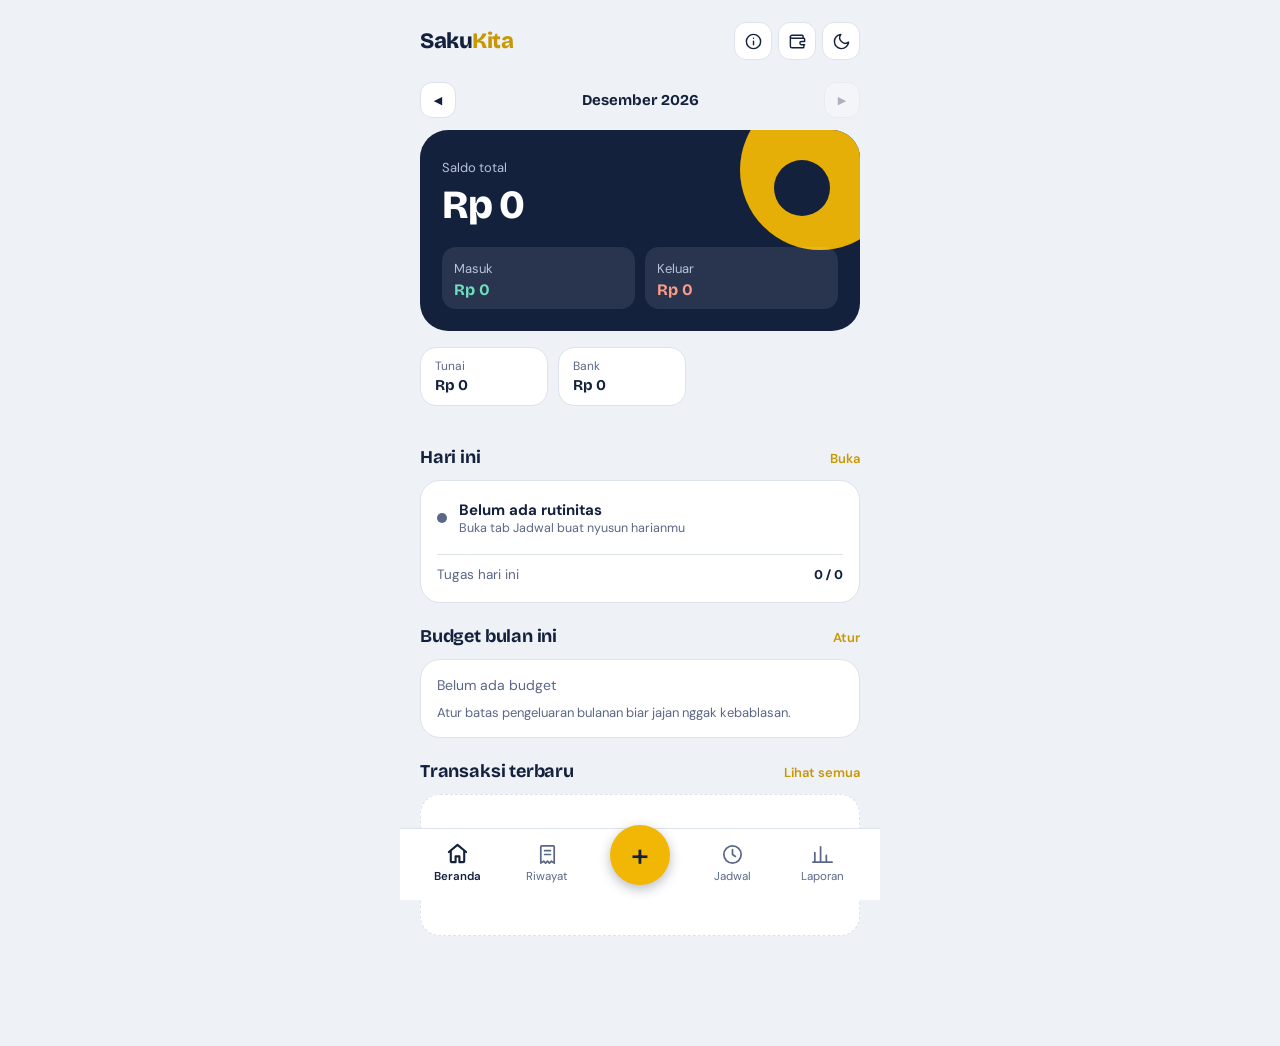
<file: index.html>
<!DOCTYPE html>
<html lang="id">
<head>
<meta charset="UTF-8">
<meta name="viewport" content="width=device-width, initial-scale=1, viewport-fit=cover">
<meta name="theme-color" content="#14213D">
<title>SakuKita</title>
<link rel="preconnect" href="https://fonts.googleapis.com">
<link rel="preconnect" href="https://fonts.gstatic.com" crossorigin>
<link href="https://fonts.googleapis.com/css2?family=Bricolage+Grotesque:opsz,wght@12..96,500;12..96,700;12..96,800&family=DM+Sans:wght@400;500;600&display=swap" rel="stylesheet">
<style>
  :root {
    --paper: #EEF1F6; --card: #FFFFFF; --ink: #14213D; --ink-soft: #5B6787;
    --line: #DDE2EC; --gold: #F2B705; --gold-deep: #C99700;
    --in: #1F8A70; --out: #C8452D; --radius: 20px;
    --font-display: 'Bricolage Grotesque', system-ui, sans-serif;
    --font-body: 'DM Sans', system-ui, sans-serif;
  }
  :root[data-theme="dark"] {
    --paper: #0C1424; --card: #16213A; --ink: #F1F3F9; --ink-soft: #97A3C0;
    --line: #26324F; --gold: #F2B705; --gold-deep: #F2B705; --in: #4CC9A6; --out: #FF7A5E;
  }
  * { box-sizing: border-box; margin: 0; padding: 0; -webkit-tap-highlight-color: transparent; }
  html, body { background: var(--paper); color: var(--ink); font-family: var(--font-body); }
  body { min-height: 100vh; display: flex; justify-content: center; }
  button { font: inherit; color: inherit; cursor: pointer; border: 0; background: none; }
  input, select { font: inherit; color: inherit; }
  :focus-visible { outline: 3px solid var(--gold); outline-offset: 2px; border-radius: 8px; }

  .app { width: 100%; max-width: 480px; min-height: 100vh; position: relative; padding-bottom: 110px; }

  .top { display: flex; justify-content: space-between; align-items: center; padding: 22px 20px 6px; gap: 10px; }
  .brand { font-family: var(--font-display); font-weight: 800; font-size: 22px; letter-spacing: -0.02em; }
  .brand i { font-style: normal; color: var(--gold-deep); }
  .top-actions { display: flex; gap: 6px; }
  .icon-btn { width: 38px; height: 38px; border-radius: 12px; display: grid; place-items: center; background: var(--card); border: 1px solid var(--line); font-size: 18px; }
  .icon-btn svg { width: 19px; height: 19px; fill: none; stroke: currentColor; stroke-width: 1.8; stroke-linecap: round; stroke-linejoin: round; }

  .monthbar { display: flex; align-items: center; justify-content: space-between; gap: 8px; padding: 16px 20px 0; }
  .monthbar b { font-family: var(--font-display); font-size: 15px; font-weight: 700; text-align: center; flex: 1; }
  .monthbar button { width: 36px; height: 36px; border-radius: 12px; background: var(--card); border: 1px solid var(--line); display: grid; place-items: center; font-size: 11px; flex: none; transition: opacity .15s; }
  .monthbar button:disabled { opacity: .3; cursor: default; }
  .monthbar button.today-btn { width: auto; padding: 0 12px; font-size: 12px; font-weight: 600; }

  .hero { margin: 12px 20px 0; padding: 26px 22px 22px; border-radius: 28px; background: var(--ink); color: #fff; position: relative; overflow: hidden; }
  :root[data-theme="dark"] .hero { background: #1D2C4F; }
  .hero::after { content: ""; position: absolute; right: -40px; top: -40px; width: 160px; height: 160px; border-radius: 50%; background: var(--gold); opacity: .95; }
  .hero::before { content: ""; position: absolute; right: 30px; top: 30px; width: 56px; height: 56px; border-radius: 50%; background: var(--ink); z-index: 1; }
  :root[data-theme="dark"] .hero::before { background: #1D2C4F; }
  .hero small { color: #B9C2DA; font-size: 13px; }
  .hero .balance { font-family: var(--font-display); font-weight: 800; font-size: 40px; letter-spacing: -0.03em; margin: 4px 0 18px; position: relative; z-index: 2; }
  .hero .split { display: flex; gap: 10px; position: relative; z-index: 2; }
  .hero .pill { flex: 1; background: rgba(255,255,255,.09); border-radius: 14px; padding: 10px 12px; }
  .hero .pill b { display: block; font-family: var(--font-display); font-size: 16px; margin-top: 2px; }
  .hero .pill.in b { color: #6FE0BE; }
  .hero .pill.out b { color: #FF9C86; }

  .wallets { display: flex; gap: 10px; overflow-x: auto; padding: 16px 20px 4px; scrollbar-width: none; }
  .wallets::-webkit-scrollbar { display: none; }
  .wallet { flex: 0 0 auto; background: var(--card); border: 1px solid var(--line); border-radius: 16px; padding: 10px 14px; min-width: 128px; }
  .wallet small { color: var(--ink-soft); font-size: 12px; display: block; }
  .wallet b { font-family: var(--font-display); font-size: 15px; }

  .section { padding: 22px 20px 0; }
  .section h2 { font-family: var(--font-display); font-size: 18px; font-weight: 700; letter-spacing: -0.01em; margin-bottom: 12px; display: flex; justify-content: space-between; align-items: baseline; gap: 10px; }
  .section h2 button { font-family: var(--font-body); font-size: 13px; font-weight: 600; color: var(--gold-deep); flex: none; }

  .budget { background: var(--card); border: 1px solid var(--line); border-radius: var(--radius); padding: 16px; }
  .budget .row { display: flex; justify-content: space-between; font-size: 14px; margin-bottom: 10px; gap: 10px; }
  .budget .row span { color: var(--ink-soft); }
  .bar { height: 12px; background: var(--paper); border-radius: 99px; overflow: hidden; }
  .bar > i { display: block; height: 100%; background: var(--in); border-radius: 99px; transition: width .4s; }
  .bar > i.warn { background: var(--gold); }
  .bar > i.over { background: var(--out); }
  .budget p { font-size: 13px; color: var(--ink-soft); margin-top: 10px; }

  .banner-warn { background: rgba(242,183,5,.13); border: 1px solid rgba(242,183,5,.4); border-radius: 14px; padding: 12px 14px; font-size: 13px; line-height: 1.5; margin-top: 12px; display: flex; align-items: center; gap: 10px; }
  .banner-warn .ico { font-size: 20px; flex: none; }
  .banner-warn b { display: block; font-weight: 700; }
  .banner-warn small { color: var(--ink-soft); }

  .cats { background: var(--card); border: 1px solid var(--line); border-radius: var(--radius); padding: 16px; display: grid; gap: 14px; }
  .cat .head { display: flex; justify-content: space-between; gap: 10px; font-size: 14px; margin-bottom: 6px; }
  .cat .head b { font-weight: 600; }
  .cat .head span { color: var(--ink-soft); font-size: 13px; white-space: nowrap; }
  .cat .bar { height: 8px; }
  .cat .bar > i { background: var(--ink); }
  :root[data-theme="dark"] .cat .bar > i { background: var(--gold); }
  .csmall { font-size: 12.5px; color: var(--ink-soft); margin-top: 7px; }
  .csmall.warn { color: var(--gold-deep); font-weight: 600; }
  .csmall.over { color: var(--out); font-weight: 600; }

  .tx-group { margin-bottom: 14px; }
  .tx-date { font-size: 13px; color: var(--ink-soft); margin: 0 4px 8px; }
  .tx { display: flex; align-items: center; gap: 12px; background: var(--card); border: 1px solid var(--line); border-radius: 16px; padding: 12px 14px; margin-bottom: 8px; width: 100%; text-align: left; }
  .tx .emoji { width: 42px; height: 42px; border-radius: 13px; background: var(--paper); display: grid; place-items: center; font-size: 20px; flex: none; }
  .tx .meta { flex: 1; min-width: 0; }
  .tx .meta b { display: block; font-weight: 600; font-size: 15px; white-space: nowrap; overflow: hidden; text-overflow: ellipsis; }
  .tx .meta small { color: var(--ink-soft); font-size: 12.5px; display: block; white-space: nowrap; overflow: hidden; text-overflow: ellipsis; }
  .tx .amt { font-family: var(--font-display); font-weight: 700; font-size: 15px; white-space: nowrap; }
  .tx .amt.in { color: var(--in); }
  .tx .amt.out { color: var(--out); }

  .empty { text-align: center; padding: 34px 20px; background: var(--card); border: 1px dashed var(--line); border-radius: var(--radius); color: var(--ink-soft); font-size: 14px; line-height: 1.5; }
  .empty b { display: block; color: var(--ink); font-family: var(--font-display); font-size: 17px; margin-bottom: 4px; }

  .seg { display: grid; grid-template-columns: 1fr 1fr; background: var(--paper); border-radius: 14px; padding: 4px; margin-bottom: 16px; }
  .seg.three { grid-template-columns: repeat(3, 1fr); }
  .seg button { padding: 10px 4px; border-radius: 11px; font-weight: 600; font-size: 13px; color: var(--ink-soft); transition: all .15s; }
  .seg button.on { background: var(--card); color: var(--ink); box-shadow: 0 1px 4px rgba(20,33,61,.08); }
  .seg button.on.out { background: var(--out); color: #fff; }
  .seg button.on.in { background: var(--in); color: #fff; }
  .seg button.on.transfer { background: var(--ink); color: var(--paper); }
  :root[data-theme="dark"] .seg button.on.transfer { background: var(--gold); color: #14213D; }

  .dayprogress { background: var(--card); border: 1px solid var(--line); border-radius: var(--radius); padding: 14px 16px; margin-bottom: 12px; }
  .dayprogress .row { display: flex; justify-content: space-between; align-items: baseline; margin-bottom: 8px; gap: 10px; }
  .dayprogress .row b { font-family: var(--font-display); font-size: 15px; }
  .dayprogress .row span { font-size: 13px; color: var(--ink-soft); }
  .dayprogress .bar { height: 10px; }

  .task { display: flex; align-items: flex-start; gap: 12px; background: var(--card); border: 1px solid var(--line); border-radius: 16px; padding: 13px 14px; margin-bottom: 8px; }
  .task .check { width: 26px; height: 26px; border-radius: 9px; border: 2px solid var(--line); display: grid; place-items: center; flex: none; transition: all .15s; margin-top: 1px; background: none; }
  .task .check svg { width: 15px; height: 15px; stroke: #fff; stroke-width: 3; fill: none; opacity: 0; transition: opacity .15s; }
  .task.done .check { background: var(--in); border-color: var(--in); }
  .task.done .check svg { opacity: 1; }
  .task .tmeta { flex: 1; min-width: 0; }
  .task .tmeta b { display: block; font-weight: 600; font-size: 15px; word-break: break-word; line-height: 1.35; }
  .task.done .tmeta b { text-decoration: line-through; color: var(--ink-soft); }
  .task .tmeta small { color: var(--ink-soft); font-size: 12.5px; display: flex; align-items: center; gap: 6px; flex-wrap: wrap; margin-top: 5px; }
  .cat-dot { width: 8px; height: 8px; border-radius: 50%; display: inline-block; flex: none; }
  .rec-badge { background: var(--paper); padding: 1px 7px; border-radius: 7px; font-size: 11px; }
  .task-action { margin-top: 9px; padding: 8px 12px; border-radius: 10px; background: var(--gold); color: #14213D; font-weight: 700; font-size: 12.5px; display: inline-block; }
  .task-recorded { display: inline-block; margin-top: 9px; font-size: 12px; color: var(--in); font-weight: 600; }

  .task-reminder { display: flex; align-items: center; gap: 12px; background: rgba(242,183,5,.12); border: 1px solid rgba(242,183,5,.35); border-radius: 16px; padding: 12px 14px; margin-bottom: 8px; }
  :root[data-theme="dark"] .task-reminder { background: rgba(242,183,5,.08); border-color: rgba(242,183,5,.3); }
  .task-reminder .emoji { width: 42px; height: 42px; border-radius: 13px; background: var(--card); display: grid; place-items: center; font-size: 20px; flex: none; }
  .task-reminder .rmeta { flex: 1; min-width: 0; }
  .task-reminder .rmeta b { display: block; font-weight: 600; font-size: 14.5px; }
  .task-reminder .rmeta small { color: var(--ink-soft); font-size: 12.5px; }

  .task-group-title { font-size: 12.5px; color: var(--ink-soft); margin: 14px 4px 8px; font-weight: 600; letter-spacing: .02em; text-transform: uppercase; }

  .nowline { display: flex; align-items: center; gap: 8px; margin: 10px 0; font-size: 11px; font-weight: 700; color: var(--out); letter-spacing: .06em; }
  .nowline::before, .nowline::after { content: ''; flex: 1; height: 2px; background: var(--out); opacity: .5; border-radius: 2px; }

  .routine { display: flex; align-items: stretch; gap: 10px; background: var(--card); border: 1px solid var(--line); border-left: 4px solid var(--rc, var(--line)); border-radius: 14px; padding: 12px; margin-bottom: 8px; position: relative; transition: box-shadow .2s, background .2s; }
  .routine.active { border-color: var(--rc); box-shadow: 0 0 0 2px rgba(242,183,5,.28), 0 4px 12px rgba(20,33,61,.08); background: linear-gradient(90deg, rgba(242,183,5,.06), transparent 60%); }
  .routine.done { opacity: .62; }
  .routine.done .rtitle b { text-decoration: line-through; }
  .rtime { display: flex; flex-direction: column; align-items: center; justify-content: center; min-width: 50px; padding-right: 10px; border-right: 1px dashed var(--line); }
  .rtime b { font-family: var(--font-display); font-size: 13.5px; font-weight: 700; letter-spacing: -0.01em; }
  .rtime span { font-size: 11px; color: var(--ink-soft); margin-top: 2px; }
  .rbody { flex: 1; min-width: 0; }
  .rtitle { display: flex; align-items: center; gap: 6px; margin-bottom: 3px; }
  .rtitle b { font-size: 15px; font-weight: 600; word-break: break-word; }
  .remoji { font-size: 16px; flex: none; }
  .rbody > small { font-size: 12px; color: var(--ink-soft); display: block; }
  .rnow { font-size: 11.5px; font-weight: 700; color: var(--gold-deep); margin-top: 6px; }
  .routine .check { width: 26px; height: 26px; border-radius: 9px; border: 2px solid var(--line); display: grid; place-items: center; flex: none; align-self: center; background: none; transition: all .15s; }
  .routine .check svg { width: 15px; height: 15px; stroke: #fff; stroke-width: 3; fill: none; opacity: 0; transition: opacity .15s; }
  .routine .check.on { background: var(--in); border-color: var(--in); }
  .routine .check.on svg { opacity: 1; }

  .conflict-warn { background: rgba(200,69,45,.1); border: 1px solid rgba(200,69,45,.35); border-radius: 14px; padding: 12px 14px; margin-bottom: 12px; font-size: 13px; color: var(--out); }
  .conflict-warn b { display: block; font-weight: 700; margin-bottom: 4px; }
  .conflict-warn ul { list-style: none; padding-left: 0; }
  .conflict-warn li { margin: 3px 0; padding-left: 14px; position: relative; line-height: 1.4; }
  .conflict-warn li::before { content: '⚠'; position: absolute; left: 0; }

  .streak-card { background: linear-gradient(135deg, var(--gold), var(--gold-deep)); color: #14213D; border-radius: 16px; padding: 14px 16px; margin-top: 12px; display: flex; align-items: center; gap: 12px; }
  .streak-card .fire { font-size: 26px; }
  .streak-card b { display: block; font-family: var(--font-display); font-size: 16px; font-weight: 800; }
  .streak-card small { font-size: 12.5px; opacity: .8; }

  .nowblock { display: flex; align-items: center; gap: 12px; padding: 2px 0 8px; }
  .nowdot { width: 10px; height: 10px; border-radius: 50%; background: var(--out); box-shadow: 0 0 0 4px rgba(200,69,45,.15); animation: pulse 1.8s infinite; flex: none; }
  .nowblock.free .nowdot { background: var(--ink-soft); box-shadow: none; animation: none; }
  @keyframes pulse { 0%,100% { transform: scale(1); } 50% { transform: scale(1.18); } }
  .nowblock b { font-size: 15px; font-weight: 700; }
  .nowblock small { display: block; font-size: 12.5px; color: var(--ink-soft); }
  .nextline { font-size: 13px; color: var(--ink-soft); padding: 8px 0 2px; border-top: 1px dashed var(--line); margin-top: 6px; }
  .nextline b { color: var(--ink); }
  .divline { height: 1px; background: var(--line); margin: 10px 0 8px; }
  .home-row { display: flex; justify-content: space-between; align-items: center; font-size: 13.5px; padding: 3px 0; }
  .home-row span { color: var(--ink-soft); }
  .home-row b { font-family: var(--font-display); font-weight: 700; }

  .tpl-card { background: var(--paper); border: 1.5px solid var(--line); border-radius: 16px; padding: 14px; margin-bottom: 10px; text-align: left; width: 100%; display: block; transition: all .15s; }
  .tpl-card:hover, .tpl-card:active { border-color: var(--gold); }
  .tpl-card b { display: block; font-family: var(--font-display); font-weight: 700; font-size: 16px; margin-bottom: 4px; }
  .tpl-card small { color: var(--ink-soft); font-size: 12.5px; line-height: 1.4; }

  .nav { position: fixed; bottom: 0; left: 50%; transform: translateX(-50%); width: 100%; max-width: 480px; background: var(--card); border-top: 1px solid var(--line); display: flex; justify-content: space-around; padding: 8px 12px calc(10px + env(safe-area-inset-bottom)); z-index: 20; }
  .nav button { flex: 1; display: flex; flex-direction: column; align-items: center; gap: 3px; font-size: 11.5px; color: var(--ink-soft); padding: 6px 2px; border-radius: 12px; }
  .nav button svg { width: 23px; height: 23px; fill: none; stroke: currentColor; stroke-width: 1.8; stroke-linecap: round; stroke-linejoin: round; transition: transform .15s; }
  .nav button.active { color: var(--ink); font-weight: 600; }
  .nav button.active svg { stroke-width: 2.2; transform: translateY(-1px); }
  .nav .spacer { flex: 1.1; }
.fab {
  position: fixed;
  /* KUNCI UTAMANYA DI SINI: Ubah angkanya jadi 15px atau 10px */
  bottom: calc(15px + env(safe-area-inset-bottom)); 
  left: 50%;
  transform: translateX(-50%);
  
  /* Kunci ukuran & bentuk bulat */
  width: 60px;
  height: 60px;
  aspect-ratio: 1 / 1;
  min-width: 60px;
  min-height: 60px;
  max-width: 60px;
  max-height: 60px;
  border-radius: 50%;
  padding: 0;
  margin: 0;
  line-height: 1;
  box-sizing: border-box;
  
  background: var(--gold);
  color: #14213D;
  font-size: 32px;
  font-weight: 500;
  
  display: flex;
  align-items: center;
  justify-content: center;
  
  border: none; 
  box-shadow: 0 4px 12px rgba(20, 33, 61, 0.3);
  
  z-index: 30;
  transition: transform .12s, box-shadow .12s;
}

.fab:active {
  transform: translateX(-50%) translateY(2px);
  box-shadow: 0 2px 6px rgba(20, 33, 61, 0.3);
}

  .overlay { position: fixed; inset: 0; background: rgba(12,20,36,.55); z-index: 40; display: none; align-items: flex-end; justify-content: center; }
  .overlay.open { display: flex; }
  .sheet { background: var(--card); width: 100%; max-width: 480px; border-radius: 28px 28px 0 0; padding: 20px 20px calc(24px + env(safe-area-inset-bottom)); max-height: 92vh; overflow-y: auto; animation: up .22s ease-out; }
  @keyframes up { from { transform: translateY(40px); opacity: .4; } to { transform: none; opacity: 1; } }
  .sheet .grab { width: 44px; height: 5px; background: var(--line); border-radius: 9px; margin: 0 auto 16px; }
  .sheet h3 { font-family: var(--font-display); font-size: 20px; margin-bottom: 14px; }

  .amount-input { display: flex; align-items: baseline; gap: 8px; border-bottom: 2px solid var(--line); padding-bottom: 8px; margin-bottom: 18px; }
  .amount-input span { font-family: var(--font-display); font-size: 22px; color: var(--ink-soft); font-weight: 700; }
  .amount-input input { flex: 1; min-width: 0; border: 0; background: none; font-family: var(--font-display); font-weight: 800; font-size: 38px; letter-spacing: -0.03em; outline: none; }
  .amount-input:focus-within { border-color: var(--gold); }

  .label { font-size: 13px; color: var(--ink-soft); margin: 4px 0 8px; display: block; }
  .chips { display: flex; flex-wrap: wrap; gap: 8px; margin-bottom: 14px; }
  .chip { padding: 9px 13px; border-radius: 99px; background: var(--paper); border: 1.5px solid transparent; font-size: 14px; font-weight: 500; display: inline-flex; align-items: center; gap: 6px; }
  .chip.on { border-color: var(--ink); background: var(--card); font-weight: 600; }
  :root[data-theme="dark"] .chip.on { border-color: var(--gold); }
  .chip.small { padding: 6px 11px; font-size: 12.5px; }
  .chip .cat-dot { width: 9px; height: 9px; border-radius: 50%; flex: none; }

  .field { width: 100%; padding: 13px 14px; border-radius: 14px; border: 1.5px solid var(--line); background: var(--paper); margin-bottom: 14px; outline: none; }
  .field:focus { border-color: var(--gold); }
  .row2 { display: grid; grid-template-columns: 1fr 1fr; gap: 10px; }

  .btn { width: 100%; padding: 15px; border-radius: 16px; background: var(--ink); color: var(--paper); font-weight: 700; font-size: 16px; margin-top: 4px; }
  :root[data-theme="dark"] .btn { background: var(--gold); color: #14213D; }
  .btn.ghost { background: none; color: var(--out); border: 1.5px solid var(--line); margin-top: 8px; font-weight: 600; }
  .btn.plain { background: var(--paper); color: var(--ink); }
  :root[data-theme="dark"] .btn.plain { background: var(--paper); color: var(--ink); }

  .hint { font-size: 12.5px; color: var(--ink-soft); margin: -6px 0 14px; line-height: 1.5; }

  .brow { display: flex; align-items: center; justify-content: space-between; gap: 12px; padding: 7px 0; border-bottom: 1px solid var(--line); }
  .brow:last-child { border-bottom: 0; }
  .brow span { font-size: 14px; }
  .binput { width: 148px; text-align: right; border: 1.5px solid var(--line); background: var(--paper); border-radius: 11px; padding: 9px 11px; outline: none; font-weight: 600; font-size: 14px; }
  .binput:focus { border-color: var(--gold); }

  /* ===== ABOUT ===== */
  .about-hero { text-align: center; padding: 8px 0 18px; }
  .about-hero .logo { font-family: var(--font-display); font-weight: 800; font-size: 34px; letter-spacing: -0.03em; }
  .about-hero .logo i { font-style: normal; color: var(--gold-deep); }
  .about-hero .tag { color: var(--ink-soft); font-size: 13px; margin-top: 4px; }
  .about-block { margin-bottom: 22px; }
  .about-block h4 { font-family: var(--font-display); font-size: 15px; font-weight: 700; margin-bottom: 10px; display: flex; align-items: center; gap: 8px; }
  .about-block p { font-size: 13.5px; color: var(--ink-soft); line-height: 1.6; }
  .feat { display: flex; align-items: flex-start; gap: 10px; padding: 9px 0; border-bottom: 1px solid var(--line); }
  .feat:last-child { border-bottom: 0; }
  .feat .fi { font-size: 18px; flex: none; width: 24px; text-align: center; }
  .feat .ft { font-size: 13.5px; line-height: 1.45; }
  .feat .ft b { display: block; font-weight: 600; margin-bottom: 2px; }
  .feat .ft small { color: var(--ink-soft); font-size: 12.5px; }
  .priv-box { background: var(--paper); border-radius: 14px; padding: 14px; margin-bottom: 10px; }
  .priv-ok { border-left: 4px solid var(--in); }
  .priv-warn { border-left: 4px solid var(--gold); }
  .priv-box h5 { font-size: 13.5px; font-weight: 700; margin-bottom: 8px; }
  .priv-box ul { list-style: none; padding: 0; }
  .priv-box li { font-size: 13px; line-height: 1.5; color: var(--ink-soft); padding-left: 18px; position: relative; margin: 6px 0; }
  .priv-box li::before { content: '✓'; position: absolute; left: 0; color: var(--in); font-weight: 700; }
  .priv-warn li::before { content: '!'; color: var(--gold-deep); }
  .credit-box { background: var(--card); border: 1px solid var(--line); border-radius: 14px; padding: 14px; text-align: center; }
  .credit-box p { font-size: 13.5px; line-height: 1.7; }
  .credit-box b { font-family: var(--font-display); font-weight: 700; }
  .wa-btn { display: flex; align-items: center; justify-content: center; gap: 8px; width: 100%; padding: 14px; border-radius: 14px; background: #25D366; color: #fff; font-weight: 700; font-size: 15px; text-decoration: none; margin-top: 12px; }
  .wa-btn:active { transform: scale(.98); }
  .about-footer { text-align: center; color: var(--ink-soft); font-size: 12.5px; padding: 10px 0 4px; }

  /* ===== PIN LOCK ===== */
  .pin-lock { position: fixed; inset: 0; background: var(--paper); z-index: 100; display: none; place-items: center; padding: 24px; }
  .pin-lock.open { display: grid; }
  .pin-box { width: 100%; max-width: 320px; text-align: center; }
  .pin-box .logo { font-family: var(--font-display); font-weight: 800; font-size: 30px; letter-spacing: -0.03em; margin-bottom: 4px; }
  .pin-box .logo i { font-style: normal; color: var(--gold-deep); }
  .pin-box .sub { color: var(--ink-soft); font-size: 13px; margin-bottom: 24px; }
  .pin-box .lock-ic { font-size: 42px; margin-bottom: 6px; }
  .pin-input { width: 100%; padding: 16px; border-radius: 14px; border: 2px solid var(--line); background: var(--card); text-align: center; font-family: var(--font-display); font-size: 26px; font-weight: 700; letter-spacing: 8px; outline: none; margin-bottom: 12px; }
  .pin-input:focus { border-color: var(--gold); }
  .pin-input.error { animation: shake .35s; border-color: var(--out); }
  @keyframes shake { 0%,100% { transform: translateX(0); } 20%,60% { transform: translateX(-7px); } 40%,80% { transform: translateX(7px); } }
  .pin-err { color: var(--out); font-size: 12.5px; min-height: 18px; margin-bottom: 6px; font-weight: 600; }

  .toast { position: fixed; left: 50%; bottom: 110px; transform: translateX(-50%) translateY(20px); background: var(--ink); color: var(--paper); padding: 11px 18px; border-radius: 14px; font-size: 14px; font-weight: 500; opacity: 0; pointer-events: none; transition: .25s; z-index: 60; max-width: 90%; text-align: center; }
  :root[data-theme="dark"] .toast { background: var(--gold); color: #14213D; }
  .toast.show { opacity: 1; transform: translateX(-50%) translateY(0); }

  .hidden { display: none !important; }

  /* ===== TRANSISI ANTAR TAB ===== */
  .app > main { animation: viewEnter .28s cubic-bezier(.22,.9,.35,1) both; }
  @keyframes viewEnter {
    from { opacity: 0; transform: translateY(10px); }
    to   { opacity: 1; transform: none; }
  }
  .nav button:active svg { transform: scale(.88); }

  @media (prefers-reduced-motion: reduce) { * { animation: none !important; transition: none !important; } }
</style>
</head>
<body>

<!-- ===== PIN LOCK ===== -->
<div class="pin-lock" id="pinLock">
  <div class="pin-box">
    <div class="lock-ic">🔒</div>
    <div class="logo">Saku<i>Kita</i></div>
    <div class="sub">Masukkan PIN buat buka aplikasi</div>
    <input class="pin-input" id="pinLockInput" type="password" inputmode="numeric" maxlength="6" placeholder="••••" autocomplete="off">
    <div class="pin-err" id="pinLockErr"></div>
    <button class="btn" id="pinUnlock">Buka</button>
  </div>
</div>

<div class="app" id="app">

  <header class="top">
    <div class="brand">Saku<i>Kita</i></div>
    <div class="top-actions">
      <button class="icon-btn" id="aboutBtn" aria-label="Tentang aplikasi">
        <svg viewBox="0 0 24 24"><circle cx="12" cy="12" r="9"/><path d="M12 16v-4.5M12 8h.01"/></svg>
      </button>
      <button class="icon-btn" id="walletNavBtn" aria-label="Kelola dompet">
        <svg viewBox="0 0 24 24"><path d="M19 7V5a1 1 0 0 0-1-1H5a2 2 0 0 0-2 2v12a2 2 0 0 0 2 2h14a1 1 0 0 0 1-1v-3"/><path d="M3 6a2 2 0 0 0 2 2h15a1 1 0 0 1 1 1v3h-4a2 2 0 0 0 0 4h4"/></svg>
      </button>
      <button class="icon-btn" id="themeBtn" aria-label="Ganti tema"></button>
    </div>
  </header>

  <!-- ===== BERANDA ===== -->
  <main id="viewHome">
    <div class="monthbar">
      <button data-mv="-1" aria-label="Bulan sebelumnya">◀</button>
      <b data-mlabel></b>
      <button data-mv="1" aria-label="Bulan berikutnya">▶</button>
    </div>

    <section class="hero">
      <small>Saldo total</small>
      <div class="balance" id="totalBalance">Rp 0</div>
      <div class="split">
        <div class="pill in"><small>Masuk</small><b id="monthIn">Rp 0</b></div>
        <div class="pill out"><small>Keluar</small><b id="monthOut">Rp 0</b></div>
      </div>
    </section>

    <div class="wallets" id="walletList"></div>

    <section class="section" id="backupReminderSection" style="padding-top:14px">
      <div id="backupReminder"></div>
    </section>

    <section class="section">
      <h2>Hari ini <button id="goSchedule">Buka</button></h2>
      <div class="budget" id="todayCard"></div>
    </section>

    <section class="section">
      <h2>Budget bulan ini <button id="editBudget">Atur</button></h2>
      <div class="budget" id="budgetCard"></div>
    </section>

    <section class="section">
      <h2>Transaksi terbaru <button id="seeAll">Lihat semua</button></h2>
      <div id="recentList"></div>
    </section>
  </main>

  <!-- ===== RIWAYAT ===== -->
  <main id="viewHistory" class="hidden">
    <section class="section">
      <h2>Semua transaksi</h2>
      <input class="field" id="searchInput" placeholder="Cari catatan, kategori, atau nominal" autocomplete="off">
      <div class="chips" id="filterChips"></div>
      <div id="historyList"></div>
    </section>
  </main>

  <!-- ===== JADWAL ===== -->
  <main id="viewSchedule" class="hidden">
    <div class="monthbar">
      <button data-dv="-1" aria-label="Hari sebelumnya">◀</button>
      <b data-dlabel></b>
      <button data-dv="1" aria-label="Hari berikutnya">▶</button>
      <button class="today-btn" id="todayBtn" aria-label="Hari ini">Hari ini</button>
    </div>

    <section class="section" style="padding-top:14px">
      <div class="seg" id="schedSeg">
        <button data-seg="routines" class="on">🕐 Rutinitas</button>
        <button data-seg="tasks">✅ Tugas</button>
      </div>
      <div id="segRoutines">
        <div id="nowCard"></div>
        <div id="conflictBox"></div>
        <div id="routineTimeline"></div>
        <div id="durationSummary"></div>
        <div id="streakBox"></div>
      </div>
      <div id="segTasks" class="hidden">
        <div class="dayprogress" id="dayProgress"></div>
        <div id="taskList"></div>
      </div>
    </section>

    <section class="section hidden" id="tplSection">
      <h2>Template rutinitas <button id="openTemplates">Pilih</button></h2>
      <p class="hint" style="margin:0">Sekali klik isi rutinitas harian sesuai gaya hidupmu.</p>
    </section>

    <section class="section hidden" id="taskRecSection">
      <h2>Kegiatan berulang <button id="addTaskRec">Tambah</button></h2>
      <div id="taskRecList"></div>
    </section>
  </main>

  <!-- ===== LAPORAN ===== -->
  <main id="viewReport" class="hidden">
    <div class="monthbar">
      <button data-mv="-1" aria-label="Bulan sebelumnya">◀</button>
      <b data-mlabel></b>
      <button data-mv="1" aria-label="Bulan berikutnya">▶</button>
    </div>

    <section class="section">
      <h2>Pengeluaran per kategori</h2>
      <div class="cats" id="catBreakdown"></div>
    </section>

    <section class="section">
      <h2>Transaksi berulang <button id="addRec">Tambah</button></h2>
      <div id="recList"></div>
    </section>

    <section class="section">
      <h2>Keamanan & pengingat</h2>
      <button class="btn plain" id="pinManageBtn">🔒 Kunci aplikasi (PIN)</button>
      <button class="btn plain" id="notifBtn" style="margin-top:8px">🔔 Aktifkan pengingat jadwal</button>
      <p class="hint" style="margin-top:8px">Notifikasi cuma jalan waktu aplikasi ini terbuka di tab/HP. Nggak butuh server.</p>
    </section>

    <section class="section">
      <h2>Kelola data</h2>
      <button class="btn plain" id="exportBtn">Unduh backup (JSON)</button>
      <button class="btn plain" id="importBtn" style="margin-top:8px">Pulihkan dari backup</button>
      <input type="file" id="importFile" accept="application/json" class="hidden">
      <button class="btn ghost" id="resetBtn">Hapus semua data</button>
      <p class="hint" style="margin-top:12px">Data tersimpan di browser HP/laptop ini saja. Kalau cache dihapus, data ikut hilang, jadi rajin-rajin unduh backup.</p>
    </section>

    <section class="section">
      <h2>Tentang aplikasi</h2>
      <button class="btn plain" id="aboutBtn2">ⓘ Tentang SakuKita</button>
    </section>
  </main>

</div>

<!-- Bottom nav -->
<nav class="nav" aria-label="Menu utama">
  <button data-view="Home" class="active">
    <svg viewBox="0 0 24 24"><path d="M3 10.5 12 3l9 7.5"/><path d="M5 9.5V20a1 1 0 0 0 1 1h4v-6h4v6h4a1 1 0 0 0 1-1V9.5"/></svg>
    Beranda
  </button>
  <button data-view="History">
    <svg viewBox="0 0 24 24"><path d="M6 3h12a1 1 0 0 1 1 1v17l-3-2-2 2-2-2-2 2-2-2-3 2V4a1 1 0 0 1 1-1Z"/><path d="M9 8h6M9 12h6"/></svg>
    Riwayat
  </button>
  <div class="spacer"></div>
  <button data-view="Schedule">
    <svg viewBox="0 0 24 24"><circle cx="12" cy="12" r="9"/><path d="M12 7v5l3 2"/></svg>
    Jadwal
  </button>
  <button data-view="Report">
    <svg viewBox="0 0 24 24"><path d="M4 20V10M10 20V4M16 20v-7M22 20H2"/></svg>
    Laporan
  </button>
</nav>
<button class="fab" id="fab" aria-label="Tambah">+</button>

<!-- Sheet: transaksi -->
<div class="overlay" id="txOverlay">
  <div class="sheet" role="dialog" aria-modal="true">
    <div class="grab"></div>
    <h3 id="txTitle">Catat transaksi</h3>
    <div class="seg three" id="typeSeg">
      <button data-type="out" class="on out">Keluar</button>
      <button data-type="in">Masuk</button>
      <button data-type="transfer">Transfer</button>
    </div>
    <div class="amount-input"><span>Rp</span><input id="amountInput" inputmode="numeric" placeholder="0" autocomplete="off"></div>
    <div id="catBlock">
      <span class="label">Kategori</span>
      <div class="chips" id="catChips"></div>
    </div>
    <span class="label" id="walletLabel">Dompet</span>
    <div class="chips" id="walletChips"></div>
    <div id="toWalletBlock" class="hidden">
      <span class="label">Ke dompet</span>
      <div class="chips" id="toWalletChips"></div>
    </div>
    <span class="label">Catatan (opsional)</span>
    <input class="field" id="noteInput" placeholder="Contoh: makan siang di warteg" maxlength="60">
    <span class="label">Tanggal</span>
    <input class="field" type="date" id="dateInput">
    <button class="btn" id="saveTx">Simpan</button>
    <button class="btn ghost hidden" id="deleteTx">Hapus transaksi ini</button>
  </div>
</div>

<!-- Sheet: budget -->
<div class="overlay" id="budgetOverlay">
  <div class="sheet" role="dialog" aria-modal="true">
    <div class="grab"></div>
    <h3>Atur budget bulanan</h3>
    <span class="label">Budget total</span>
    <div class="amount-input"><span>Rp</span><input id="budgetInput" inputmode="numeric" placeholder="0" autocomplete="off"></div>
    <p class="hint">Batas total pengeluaran per bulan. Isi 0 kalau mau matiin budget total.</p>
    <span class="label">Budget per kategori (opsional)</span>
    <div id="catBudgetList"></div>
    <button class="btn" id="saveBudget" style="margin-top:16px">Simpan budget</button>
  </div>
</div>

<!-- Sheet: dompet -->
<div class="overlay" id="walletOverlay">
  <div class="sheet" role="dialog" aria-modal="true">
    <div class="grab"></div>
    <h3>Kelola dompet</h3>
    <div id="walletManage"></div>
    <span class="label" style="margin-top:14px">Tambah dompet baru</span>
    <input class="field" id="newWalletName" placeholder="Nama, contoh: GoPay" maxlength="20">
    <div class="amount-input"><span>Rp</span><input id="newWalletBal" inputmode="numeric" placeholder="Saldo awal" autocomplete="off"></div>
    <button class="btn" id="addWallet">Tambah dompet</button>
  </div>
</div>

<!-- Sheet: transaksi berulang -->
<div class="overlay" id="recOverlay">
  <div class="sheet" role="dialog" aria-modal="true">
    <div class="grab"></div>
    <h3>Transaksi berulang</h3>
    <div class="seg" id="recTypeSeg">
      <button data-rt="out" class="on out">Keluar</button>
      <button data-rt="in">Masuk</button>
    </div>
    <div class="amount-input"><span>Rp</span><input id="recAmount" inputmode="numeric" placeholder="0" autocomplete="off"></div>
    <span class="label">Kategori</span>
    <div class="chips" id="recCatChips"></div>
    <span class="label">Dompet</span>
    <div class="chips" id="recWalletChips"></div>
    <span class="label">Catatan (opsional)</span>
    <input class="field" id="recNote" placeholder="Contoh: langganan Netflix" maxlength="60">
    <span class="label">Tanggal tiap bulan (1–31)</span>
    <input class="field" id="recDay" type="number" min="1" max="31" value="1" inputmode="numeric">
    <p class="hint">Kalau bulannya lebih pendek, otomatis pakai tanggal terakhir (misal 31 jadi 30/28).</p>
    <button class="btn" id="saveRec">Simpan</button>
  </div>
</div>

<!-- Sheet: tugas -->
<div class="overlay" id="taskOverlay">
  <div class="sheet" role="dialog" aria-modal="true">
    <div class="grab"></div>
    <h3 id="taskTitle">Tambah tugas</h3>
    <input class="field" id="taskTitleInput" placeholder="Judul, contoh: Beli galon" maxlength="60">
    <div class="row2">
      <div><span class="label">Tanggal</span><input class="field" type="date" id="taskDate"></div>
      <div><span class="label">Jam (opsional)</span><input class="field" type="time" id="taskTime"></div>
    </div>
    <span class="label">Kategori</span>
    <div class="chips" id="taskCatChips"></div>
    <span class="label">Estimasi biaya (opsional)</span>
    <div class="amount-input"><span>Rp</span><input id="taskCost" inputmode="numeric" placeholder="0" autocomplete="off"></div>
    <p class="hint">Isi kalau tugas ini bakal keluar duit. Pas kamu tandai selesai, muncul tombol buat langsung catat jadi pengeluaran.</p>
    <div id="taskWalletBlock">
      <span class="label">Dompet buat catat pengeluaran</span>
      <div class="chips" id="taskWalletChips"></div>
    </div>
    <button class="btn" id="saveTask">Simpan tugas</button>
    <button class="btn ghost hidden" id="deleteTask">Hapus tugas</button>
  </div>
</div>

<!-- Sheet: tugas berulang -->
<div class="overlay" id="taskRecOverlay">
  <div class="sheet" role="dialog" aria-modal="true">
    <div class="grab"></div>
    <h3>Kegiatan berulang</h3>
    <input class="field" id="trTitle" placeholder="Judul, contoh: Olahraga pagi" maxlength="60">
    <span class="label">Frekuensi</span>
    <div class="seg three" id="trFreqSeg">
      <button data-freq="daily" class="on transfer">Harian</button>
      <button data-freq="weekly">Mingguan</button>
      <button data-freq="monthly">Bulanan</button>
    </div>
    <div id="trWeeklyBlock" class="hidden">
      <span class="label">Hari</span>
      <div class="chips" id="trDowChips"></div>
    </div>
    <div id="trMonthlyBlock" class="hidden">
      <span class="label">Tanggal (1–31)</span>
      <input class="field" id="trDom" type="number" min="1" max="31" value="1" inputmode="numeric">
    </div>
    <div class="row2">
      <div><span class="label">Jam (opsional)</span><input class="field" type="time" id="trTime"></div>
      <div></div>
    </div>
    <span class="label">Kategori</span>
    <div class="chips" id="trCatChips"></div>
    <span class="label">Estimasi biaya (opsional)</span>
    <div class="amount-input"><span>Rp</span><input id="trCost" inputmode="numeric" placeholder="0" autocomplete="off"></div>
    <span class="label">Dompet</span>
    <div class="chips" id="trWalletChips"></div>
    <button class="btn" id="saveTaskRec">Simpan kegiatan berulang</button>
  </div>
</div>

<!-- Sheet: rutinitas -->
<div class="overlay" id="routineOverlay">
  <div class="sheet" role="dialog" aria-modal="true">
    <div class="grab"></div>
    <h3 id="routineTitle">Tambah rutinitas</h3>
    <input class="field" id="rTitle" placeholder="Judul, contoh: Olahraga pagi" maxlength="40">
    <span class="label">Kategori</span>
    <div class="chips" id="rCatChips"></div>
    <div class="row2">
      <div><span class="label">Mulai</span><input class="field" type="time" id="rStart" value="06:00"></div>
      <div><span class="label">Selesai</span><input class="field" type="time" id="rEnd" value="07:00"></div>
    </div>
    <span class="label">Hari aktif</span>
    <div class="chips" id="rDayChips"></div>
    <div class="chips" style="margin-top:-6px">
      <button class="chip small" data-daypreset="weekday">Sen–Jum</button>
      <button class="chip small" data-daypreset="weekend">Sab–Min</button>
      <button class="chip small" data-daypreset="all">Tiap hari</button>
    </div>
    <span class="label">Estimasi biaya (opsional)</span>
    <div class="amount-input"><span>Rp</span><input id="rCost" inputmode="numeric" placeholder="0" autocomplete="off"></div>
    <div id="rWalletBlock" class="hidden">
      <span class="label">Dompet buat catat pengeluaran</span>
      <div class="chips" id="rWalletChips"></div>
    </div>
    <button class="btn" id="saveRoutine">Simpan rutinitas</button>
    <button class="btn ghost hidden" id="deleteRoutine">Hapus rutinitas</button>
  </div>
</div>

<!-- Sheet: template rutinitas -->
<div class="overlay" id="templateOverlay">
  <div class="sheet" role="dialog" aria-modal="true">
    <div class="grab"></div>
    <h3>Template rutinitas</h3>
    <p class="hint">Pilih template, langsung ditambahkan ke rutinitas. Bisa diedit atau dihapus setelahnya.</p>
    <div id="templateList"></div>
  </div>
</div>

<!-- Sheet: TENTANG -->
<div class="overlay" id="aboutOverlay">
  <div class="sheet" role="dialog" aria-modal="true" aria-labelledby="aboutTitle">
    <div class="grab"></div>
    <h3 id="aboutTitle" class="hidden">Tentang SakuKita</h3>

    <div class="about-hero">
      <div class="logo">Saku<i>Kita</i></div>
      <div class="tag">Pencatat keuangan pribadi yang simpel</div>
    </div>

    <div class="about-block">
      <p>SakuKita adalah pencatat keuangan pribadi yang simpel: catat pemasukan, pengeluaran, transfer antar dompet, atur budget, lihat laporan bulanan, plus rutinitas harian dan to-do list — semuanya di satu tempat.</p>
    </div>

    <div class="about-block">
      <h4>✨ Fitur utama</h4>
      <div class="feat"><div class="fi">👛</div><div class="ft"><b>Multi-dompet</b><small>Tunai, bank, e-wallet terpisah — plus transfer antar dompet tanpa ngaco di laporan.</small></div></div>
      <div class="feat"><div class="fi">📊</div><div class="ft"><b>Budget total & per kategori</b><small>Batas pengeluaran bulanan, plus alarm khusus buat kategori boros.</small></div></div>
      <div class="feat"><div class="fi">🔁</div><div class="ft"><b>Transaksi berulang</b><small>Gaji, kos, langganan Netflix/Spotify tercatat otomatis tiap bulan.</small></div></div>
      <div class="feat"><div class="fi">🕐</div><div class="ft"><b>Rutinitas & to-do</b><small>Timeline jam per jam + checklist harian, plus template siap pakai.</small></div></div>
      <div class="feat"><div class="fi">🌙</div><div class="ft"><b>Mode gelap & backup JSON</b><small>Nyaman dipakai malam, data bisa diunduh dan dipulihkan kapan saja.</small></div></div>
    </div>

    <div class="about-block">
      <h4>🔐 Keamanan & privasi</h4>
      <p style="margin-bottom:10px">Privasi kamu aman di tangan kamu. Semua catatan keuangan disimpan hanya di perangkat ini. Kami tidak punya server, tidak butuh akun, dan tidak bisa melihat datamu.</p>
      <div class="priv-box priv-ok">
        <h5>✅ Yang pasti aman</h5>
        <ul>
          <li>Data tersimpan lokal di browser perangkat (localStorage), tidak dikirim ke server mana pun.</li>
          <li>Tidak ada akun, login, pelacakan, iklan, atau analitik.</li>
          <li>Tidak ada data pribadi yang diminta (nama, email, nomor rekening).</li>
          <li>Backup dibuat dan dipulihkan sendiri oleh kamu (file JSON).</li>
        </ul>
      </div>
      <div class="priv-box priv-warn">
        <h5>⚠ Yang perlu kamu tahu</h5>
        <ul>
          <li>Data tidak dienkripsi: siapa pun yang memakai perangkat/browser yang sama bisa membukanya.</li>
          <li>Data hilang kalau cache/data browser dihapus atau ganti perangkat — rajin unduh backup.</li>
          <li>File backup JSON tidak terenkripsi. Simpan di tempat aman, jangan dibagikan sembarangan.</li>
          <li>Satu-satunya koneksi keluar: Google Fonts untuk tampilan huruf. Ini bisa membuat Google menerima alamat IP kamu.</li>
          <li>Tombol WhatsApp di bawah membuka WhatsApp. Isi chat tunduk pada kebijakan WhatsApp.</li>
        </ul>
      </div>
      <p style="font-size:12.5px;color:var(--ink-soft);line-height:1.6">PIN di aplikasi ini adalah pengaman tampilan, bukan enkripsi sungguhan. Kalau seseorang menguasai perangkatmu dan tahu caranya, dia masih bisa membuka data lewat DevTools. Jangan simpan informasi sensitif seperti nomor rekening lengkap atau PIN ATM di sini.</p>
    </div>

    <div class="about-block">
      <h4>👋 Kredit</h4>
      <div class="credit-box">
        <p>Dikembangkan oleh<br><b>Joy Digital</b></p>
        <p style="margin-top:10px;color:var(--ink-soft);font-size:12.5px">Didukung oleh <b>Maira</b></p>
        <a class="wa-btn" href="https://wa.me/6283877140463?text=Halo%20Joy%20Digital%2C%20saya%20mau%20tanya%20soal%20SakuKita" target="_blank" rel="noopener">
          💬 Hubungi kami via WhatsApp
        </a>
      </div>
    </div>

    <div class="about-footer">
      SakuKita v1.0 • © 2026 Joy Digital<br>
      Dibuat dengan ❤ untuk kamu yang mau lebih rapi soal duit.
    </div>
  </div>
</div>

<!-- Sheet: PIN setup / manage -->
<div class="overlay" id="pinOverlay">
  <div class="sheet" role="dialog" aria-modal="true" aria-labelledby="pinTitle">
    <div class="grab"></div>
    <h3 id="pinTitle">Kunci aplikasi</h3>

    <div id="pinSetupBlock">
      <p class="hint" style="margin-top:0">Buat PIN 4–6 digit. Setiap kali app dibuka, PIN ini diminta dulu. Ini pengaman tampilan, bukan enkripsi — data tetap bisa dibaca lewat DevTools kalau seseorang menguasai perangkatmu.</p>
      <span class="label">PIN baru</span>
      <input class="field" id="pinNew" type="password" inputmode="numeric" maxlength="6" placeholder="4–6 digit" autocomplete="new-password">
      <span class="label">Ulangi PIN</span>
      <input class="field" id="pinConfirm" type="password" inputmode="numeric" maxlength="6" placeholder="ulangi PIN" autocomplete="new-password">
      <div class="pin-err" id="pinSetupErr"></div>
      <button class="btn" id="pinSave">Aktifkan PIN</button>
    </div>

    <div id="pinManageBlock" class="hidden">
      <p class="hint" style="margin-top:0">PIN aktif di perangkat ini. Kamu bisa ganti atau mematikannya.</p>
      <button class="btn plain" id="pinChange">Ganti PIN</button>
      <button class="btn ghost" id="pinRemove">Matikan PIN</button>
    </div>
  </div>
</div>

<!-- Sheet: konfirmasi PIN (buat matiin) -->
<div class="overlay" id="pinConfirmOverlay">
  <div class="sheet" role="dialog" aria-modal="true">
    <div class="grab"></div>
    <h3>Masukkan PIN saat ini</h3>
    <input class="field" id="pinVerify" type="password" inputmode="numeric" maxlength="6" placeholder="PIN sekarang" autocomplete="off">
    <div class="pin-err" id="pinVerifyErr"></div>
    <button class="btn" id="pinVerifyOk">Konfirmasi</button>
  </div>
</div>

<div class="toast" id="toast"></div>

<script>
(() => {
  'use strict';

  const KEY = 'sakukita:v1';
  const APP_VERSION = '1.0';
  const CATS = {
    out: [['Makan','🍜'],['Transport','🛵'],['Belanja','🛍'],['Tagihan','💡'],['Hiburan','🎮'],['Kesehatan','💊'],['Pendidikan','📚'],['Lainnya','📦']],
    in: [['Gaji','💼'],['Bonus','🎁'],['Usaha','🏪'],['Kiriman','💌'],['Lainnya','💰']]
  };
  const EMOJI = Object.fromEntries([...CATS.out, ...CATS.in, ['Transfer','🔄']]);

  const TASK_CATS = [['Kerja','#4285F4'],['Belajar','#9C27B0'],['Pribadi','#FF9800'],['Keluarga','#E91E63'],['Lainnya','#607D8B']];
  const TASK_COLOR = Object.fromEntries(TASK_CATS);
  const TASK_EMOJI = { Kerja:'💼', Belajar:'📚', Pribadi:'🙋', Keluarga:'👨‍👩‍👧', Lainnya:'📌' };
  const TASK_TO_TX_CAT = { Kerja:'Lainnya', Belajar:'Pendidikan', Pribadi:'Lainnya', Keluarga:'Lainnya', Lainnya:'Lainnya' };

  const ROUTINE_CATS = [
    ['Tidur','😴','#5E6AD2'],['Belajar','📚','#9C27B0'],['Kerja','💼','#4285F4'],
    ['Olahraga','🏃','#1F8A70'],['Makan','🍽','#FF9800'],['Santai','🎮','#E91E63'],
    ['Persiapan','🚿','#00BCD4'],['Lainnya','📌','#607D8B']
  ];
  const RCOLOR = Object.fromEntries(ROUTINE_CATS.map(c => [c[0], c[2]]));
  const REMOJI = Object.fromEntries(ROUTINE_CATS.map(c => [c[0], c[1]]));
  const ROUTINE_TO_TX_CAT = { Makan:'Makan', Olahraga:'Kesehatan', Belajar:'Pendidikan', Kerja:'Lainnya', Tidur:'Lainnya', Santai:'Hiburan', Persiapan:'Lainnya', Lainnya:'Lainnya' };

  const DOW = ['Min','Sen','Sel','Rab','Kam','Jum','Sab'];

  const ROUTINE_TEMPLATES = {
    pelajar: {
      name: '🎒 Pelajar',
      desc: 'Sekolah pagi + belajar sore. Sen–Jum.',
      items: [
        { title:'Bangun & mandi', cat:'Persiapan', start:'05:30', end:'06:00', days:[1,2,3,4,5] },
        { title:'Sarapan', cat:'Makan', start:'06:00', end:'06:30', days:[1,2,3,4,5], cost:15000 },
        { title:'Sekolah', cat:'Belajar', start:'07:00', end:'14:00', days:[1,2,3,4,5] },
        { title:'Istirahat', cat:'Santai', start:'14:00', end:'15:30', days:[1,2,3,4,5] },
        { title:'Belajar', cat:'Belajar', start:'16:00', end:'17:30', days:[1,2,3,4,5] },
        { title:'Makan malam', cat:'Makan', start:'19:00', end:'19:45', days:[0,1,2,3,4,5,6], cost:25000 },
        { title:'Belajar / tugas', cat:'Belajar', start:'20:00', end:'22:00', days:[0,1,2,3,4,5,6] },
        { title:'Tidur', cat:'Tidur', start:'22:30', end:'05:30', days:[0,1,2,3,4,5,6] }
      ]
    },
    pekerja: {
      name: '💼 Pekerja kantoran',
      desc: 'Jam kerja 9–5 dengan olahraga pagi. Sen–Jum.',
      items: [
        { title:'Bangun', cat:'Persiapan', start:'05:30', end:'06:00', days:[1,2,3,4,5] },
        { title:'Olahraga', cat:'Olahraga', start:'06:00', end:'06:30', days:[1,2,3,4,5] },
        { title:'Mandi & sarapan', cat:'Persiapan', start:'06:30', end:'07:15', days:[1,2,3,4,5] },
        { title:'Berangkat kerja', cat:'Persiapan', start:'07:15', end:'08:00', days:[1,2,3,4,5], cost:15000 },
        { title:'Kerja', cat:'Kerja', start:'08:00', end:'12:00', days:[1,2,3,4,5] },
        { title:'Makan siang', cat:'Makan', start:'12:00', end:'13:00', days:[1,2,3,4,5], cost:25000 },
        { title:'Kerja', cat:'Kerja', start:'13:00', end:'17:00', days:[1,2,3,4,5] },
        { title:'Pulang', cat:'Persiapan', start:'17:00', end:'18:00', days:[1,2,3,4,5], cost:15000 },
        { title:'Istirahat', cat:'Santai', start:'18:00', end:'19:00', days:[0,1,2,3,4,5,6] },
        { title:'Makan malam', cat:'Makan', start:'19:00', end:'19:45', days:[0,1,2,3,4,5,6], cost:25000 },
        { title:'Waktu bebas', cat:'Santai', start:'20:00', end:'22:00', days:[0,1,2,3,4,5,6] },
        { title:'Tidur', cat:'Tidur', start:'22:30', end:'05:30', days:[0,1,2,3,4,5,6] }
      ]
    },
    freelancer: {
      name: '🧑‍💻 Freelancer',
      desc: 'Jam fleksibel, olahraga & deep work. Tiap hari.',
      items: [
        { title:'Bangun', cat:'Persiapan', start:'06:00', end:'06:30', days:[0,1,2,3,4,5,6] },
        { title:'Olahraga pagi', cat:'Olahraga', start:'06:30', end:'07:30', days:[0,1,2,3,4,5,6] },
        { title:'Sarapan & santai', cat:'Makan', start:'07:30', end:'08:30', days:[0,1,2,3,4,5,6], cost:20000 },
        { title:'Deep work', cat:'Kerja', start:'09:00', end:'12:00', days:[0,1,2,3,4,5,6] },
        { title:'Makan siang', cat:'Makan', start:'12:00', end:'13:00', days:[0,1,2,3,4,5,6], cost:25000 },
        { title:'Kerja', cat:'Kerja', start:'13:00', end:'15:00', days:[0,1,2,3,4,5,6] },
        { title:'Istirahat', cat:'Santai', start:'15:00', end:'16:00', days:[0,1,2,3,4,5,6] },
        { title:'Meeting / klien', cat:'Kerja', start:'16:00', end:'18:00', days:[1,2,3,4,5] },
        { title:'Olahraga sore', cat:'Olahraga', start:'18:00', end:'19:00', days:[1,2,3,4,5] },
        { title:'Makan malam', cat:'Makan', start:'19:00', end:'20:00', days:[0,1,2,3,4,5,6], cost:25000 },
        { title:'Belajar / hobi', cat:'Belajar', start:'20:00', end:'22:30', days:[0,1,2,3,4,5,6] },
        { title:'Tidur', cat:'Tidur', start:'22:30', end:'06:00', days:[0,1,2,3,4,5,6] }
      ]
    }
  };

  const ICON_MOON = '<svg viewBox="0 0 24 24"><path d="M21 12.8A9 9 0 1 1 11.2 3a7 7 0 0 0 9.8 9.8Z"/></svg>';
  const ICON_SUN = '<svg viewBox="0 0 24 24"><circle cx="12" cy="12" r="4"/><path d="M12 2v2M12 20v2M4.9 4.9l1.4 1.4M17.7 17.7l1.4 1.4M2 12h2M20 12h2M4.9 19.1l1.4-1.4M17.7 6.3l1.4-1.4"/></svg>';
  const ICON_CHECK = '<svg viewBox="0 0 24 24"><path d="M5 12.5 10 17l9-10"/></svg>';

  // ---------- Utilities ----------
  const uid = () => Date.now().toString(36) + Math.random().toString(36).slice(2, 7);
  const todayStr = () => {
    const d = new Date();
    return d.getFullYear() + '-' + String(d.getMonth()+1).padStart(2,'0') + '-' + String(d.getDate()).padStart(2,'0');
  };
  const $ = (id) => document.getElementById(id);
  const rp = (n) => (n < 0 ? '-' : '') + 'Rp ' + Math.abs(Math.round(n)).toLocaleString('id-ID');
  const digits = (s) => Number(String(s).replace(/\D/g,'')) || 0;
  const esc = (s) => String(s).replace(/[&<>"']/g, (c) => ({'&':'&amp;','<':'&lt;','>':'&gt;','"':'&quot;',"'":'&#39;'}[c]));
  const monthKey = (ds) => ds.slice(0,7);
  const thisMonth = () => todayStr().slice(0,7);
  const t2m = (t) => { const [h,m] = t.split(':').map(Number); return h*60+m; };
  const m2t = (m) => String(Math.floor(m/60)%24).padStart(2,'0') + ':' + String(m%60).padStart(2,'0');

  function addMonth(mk, n) {
    let [y,m] = mk.split('-').map(Number);
    m += n;
    y += Math.floor((m-1)/12);
    m = ((m-1)%12+12)%12+1;
    return y + '-' + String(m).padStart(2,'0');
  }
  function addDays(ds, n) {
    const [y,m,d] = ds.split('-').map(Number);
    const dt = new Date(y, m-1, d);
    dt.setDate(dt.getDate()+n);
    return dt.getFullYear() + '-' + String(dt.getMonth()+1).padStart(2,'0') + '-' + String(dt.getDate()).padStart(2,'0');
  }
  function daysInMonth(mk) {
    const [y,m] = mk.split('-').map(Number);
    return new Date(y, m, 0).getDate();
  }
  function daysBetween(a, b) {
    const [y1,m1,d1] = a.split('-').map(Number);
    const [y2,m2,d2] = b.split('-').map(Number);
    return Math.round(Math.abs(new Date(y2,m2-1,d2) - new Date(y1,m1-1,d1)) / 86400000);
  }
  function monthLabel(mk) {
    const [y,m] = mk.split('-').map(Number);
    return new Date(y, m-1, 1).toLocaleDateString('id-ID', {month:'long', year:'numeric'});
  }
  function dayLabel(ds) {
    const t = todayStr();
    if (ds === t) return 'Hari ini';
    if (ds === addDays(t,-1)) return 'Kemarin';
    if (ds === addDays(t,1)) return 'Besok';
    const [y,m,d] = ds.split('-').map(Number);
    return new Date(y, m-1, d).toLocaleDateString('id-ID', {weekday:'long', day:'numeric', month:'long'});
  }
  const todayDayOfWeek = (ds) => {
    const [y,m,d] = ds.split('-').map(Number);
    return new Date(y, m-1, d).getDay();
  };
  const rStartMin = (r) => t2m(r.start);
  const rEndMin = (r) => { const s = t2m(r.start), e = t2m(r.end); return e <= s ? e + 1440 : e; };
  const rDuration = (r) => rEndMin(r) - rStartMin(r);

  function hashPin(pin) {
    let h = 5381;
    const s = 'sakukita-pin-salt-v1|' + String(pin);
    for (let i = 0; i < s.length; i++) {
      h = ((h << 5) + h) + s.charCodeAt(i);
      h = h | 0;
    }
    return (h >>> 0).toString(36);
  }

  let toastTimer;
  function toast(msg) {
    const el = $('toast');
    el.textContent = msg;
    el.classList.add('show');
    clearTimeout(toastTimer);
    toastTimer = setTimeout(() => el.classList.remove('show'), 2400);
  }

  // ---------- Storage ----------
  function defaults() {
    return {
      theme: 'light', budget: 0, catBudgets: {},
      wallets: [
        { id:'w_tunai', name:'Tunai', start:0 },
        { id:'w_bank', name:'Bank', start:0 }
      ],
      tx: [], recurring: [],
      tasks: [], taskRec: [],
      routines: [], routineLog: {}, routineExpense: {},
      notified: {},
      pinHash: null,
      lastBackup: null
    };
  }
  let db;
  function load() {
    try {
      const raw = localStorage.getItem(KEY);
      db = raw ? Object.assign(defaults(), JSON.parse(raw)) : defaults();
      if (!db.catBudgets || typeof db.catBudgets !== 'object') db.catBudgets = {};
      if (!Array.isArray(db.recurring)) db.recurring = [];
      if (!Array.isArray(db.tasks)) db.tasks = [];
      if (!Array.isArray(db.taskRec)) db.taskRec = [];
      if (!Array.isArray(db.routines)) db.routines = [];
      if (!db.routineLog || typeof db.routineLog !== 'object') db.routineLog = {};
      if (!db.routineExpense || typeof db.routineExpense !== 'object') db.routineExpense = {};
      if (!db.notified || typeof db.notified !== 'object') db.notified = {};
    } catch (e) { db = defaults(); }
  }
  function save() {
    try { localStorage.setItem(KEY, JSON.stringify(db)); }
    catch (e) { toast('Gagal menyimpan. Penyimpanan browser penuh atau diblokir.'); }
  }

  // ---------- Wallets ----------
  function walletDelta(t, w) {
    if (t.type === 'in') return t.wallet === w.id ? t.amount : 0;
    if (t.type === 'out') return t.wallet === w.id ? -t.amount : 0;
    if (t.type === 'transfer') {
      let d = 0;
      if (t.wallet === w.id) d -= t.amount;
      if (t.toWallet === w.id) d += t.amount;
      return d;
    }
    return 0;
  }
  const walletBalance = (w) => db.tx.reduce((s,t) => s + walletDelta(t,w), w.start);
  const walletName = (id) => (db.wallets.find(w => w.id === id) || { name:'Dompet dihapus' }).name;

  // ---------- Recurring transactions ----------
  function runRecurring() {
    const today = todayStr();
    const cur = thisMonth();
    let created = 0;
    db.recurring.forEach((r) => {
      let m = addMonth(r.lastRun || cur, 1);
      let guard = 0;
      while (m <= cur && guard++ < 36) {
        const day = Math.min(r.day, daysInMonth(m));
        const ds = m + '-' + String(day).padStart(2,'0');
        if (ds > today) break;
        db.tx.push({ id:uid(), type:r.type, cat:r.cat, wallet:r.wallet, amount:r.amount, note:r.note, date:ds, rec:r.id });
        created++;
        r.lastRun = m;
        m = addMonth(m, 1);
      }
    });
    return created;
  }

  // ---------- Recurring tasks ----------
  function matchTaskRec(r, ds) {
    const d = todayDayOfWeek(ds);
    if (r.freq === 'daily') return true;
    if (r.freq === 'weekly') return d === r.dow;
    if (r.freq === 'monthly') {
      const dim = daysInMonth(ds.slice(0,7));
      return Number(ds.slice(-2)) === Math.min(r.dom, dim);
    }
    return false;
  }
  function runTaskRecurring() {
    const today = todayStr();
    let created = 0;
    db.taskRec.forEach((r) => {
      if (!r.lastRun) r.lastRun = addDays(today, -1);
      let cur = addDays(r.lastRun, 1);
      let guard = 0;
      while (cur <= today && guard++ < 400) {
        if (matchTaskRec(r, cur)) {
          const exists = db.tasks.some(t => t.rec === r.id && t.date === cur);
          if (!exists) {
            db.tasks.push({ id:uid(), title:r.title, date:cur, time:r.time||'', done:false, cost:r.cost||0, cat:r.cat, wallet:r.wallet, rec:r.id });
            created++;
          }
        }
        cur = addDays(cur, 1);
      }
      r.lastRun = today;
    });
    return created;
  }

  // ---------- Routines ----------
  const routinesForDay = (ds) => {
    const d = todayDayOfWeek(ds);
    return db.routines.filter(r => r.days.includes(d));
  };
  const routineDone = (ds) => db.routineLog[ds] || [];
  function isRoutineDone(ds, id) { return routineDone(ds).includes(id); }
  function toggleRoutineDone(ds, id, val) {
    const arr = db.routineLog[ds] || [];
    const i = arr.indexOf(id);
    if (val && i < 0) arr.push(id);
    if (!val && i >= 0) arr.splice(i, 1);
    if (arr.length) db.routineLog[ds] = arr; else delete db.routineLog[ds];
  }
  function routineActiveNow(r, nowMin) {
    const s = rStartMin(r), e = rEndMin(r);
    if (nowMin >= s && nowMin < e) return { active:true, remain: e - nowMin };
    if (rEndMin(r) > 1440 && nowMin < (e - 1440)) return { active:true, remain: e - 1440 - nowMin };
    return { active:false, remain:0 };
  }
  function detectConflicts(routines) {
    const out = [];
    for (let i = 0; i < routines.length; i++) {
      for (let j = i+1; j < routines.length; j++) {
        const a = routines[i], b = routines[j];
        if (!a.days.some(d => b.days.includes(d))) continue;
        const as = rStartMin(a), ae = rEndMin(a);
        const bs = rStartMin(b), be = rEndMin(b);
        if (as < be && bs < ae) out.push([a, b]);
      }
    }
    return out;
  }
  function computeStreak() {
    const t = todayStr();
    let streak = 0;
    const todayRs = routinesForDay(t);
    if (todayRs.length && routineDone(t).length >= todayRs.length) streak = 1;
    let check = addDays(t, -1);
    let guard = 0;
    while (guard++ < 400) {
      const rs = routinesForDay(check);
      if (!rs.length) break;
      if (routineDone(check).length >= rs.length) { streak++; check = addDays(check, -1); }
      else break;
    }
    return streak;
  }

  // ---------- Render: transactions ----------
  function txRow(t) {
    if (t.type === 'transfer') {
      return `<button class="tx" data-id="${t.id}">
        <div class="emoji">🔄</div>
        <div class="meta"><b>${esc(t.note || 'Transfer')}</b><small>${esc(walletName(t.wallet))} → ${esc(walletName(t.toWallet))}${t.rec ? ' • 🔁' : ''}</small></div>
        <div class="amt">${rp(t.amount)}</div></button>`;
    }
    const emoji = EMOJI[t.cat] || '📦';
    const sign = t.type === 'in' ? '+' : '-';
    return `<button class="tx" data-id="${t.id}">
      <div class="emoji">${emoji}</div>
      <div class="meta"><b>${esc(t.note || t.cat)}</b><small>${esc(t.cat)} • ${esc(walletName(t.wallet))}${t.rec ? ' • 🔁' : ''}</small></div>
      <div class="amt ${t.type}">${sign}${rp(t.amount)}</div></button>`;
  }
  function groupedList(list) {
    const sorted = [...list].sort((a,b) => b.date.localeCompare(a.date) || b.id.localeCompare(a.id));
    const g = {};
    sorted.forEach(t => (g[t.date] = g[t.date] || []).push(t));
    return Object.keys(g).map(d => `<div class="tx-group"><div class="tx-date">${dayLabel(d)}</div>${g[d].map(txRow).join('')}</div>`).join('');
  }
  const emptyBox = `<div class="empty"><b>Belum ada transaksi</b>Tekan tombol + buat catat pengeluaran atau pemasukan pertamamu.</div>`;
  const emptySearch = `<div class="empty"><b>Nggak ketemu</b>Coba kata kunci atau filter lain.</div>`;

  function renderMonthBars() {
    document.querySelectorAll('[data-mlabel]').forEach(el => el.textContent = monthLabel(viewMonth));
    const atNow = viewMonth >= thisMonth();
    document.querySelectorAll('[data-mv="1"]').forEach(b => b.disabled = atNow);
  }
  function renderDayBars() {
    document.querySelectorAll('[data-dlabel]').forEach(el => el.textContent = dayLabel(scheduleDate));
    const atNow = scheduleDate >= todayStr();
    document.querySelectorAll('[data-dv="1"]').forEach(b => b.disabled = atNow);
  }

  function renderBackupReminder() {
    const t = todayStr();
    let show = false, days = 0;
    if (!db.lastBackup) show = db.tx.length > 0;
    else {
      days = daysBetween(db.lastBackup, t);
      show = days >= 14;
    }
    if (!show) { $('backupReminder').innerHTML = ''; return; }
    const txt = !db.lastBackup ? 'Kamu belum pernah unduh backup.' : `Terakhir backup: ${days} hari lalu.`;
    $('backupReminder').innerHTML = `<div class="banner-warn">
      <span class="ico">💾</span>
      <div style="flex:1">
        <b>Waktunya backup</b>
        <small>${txt} Buka Laporan → Kelola data buat unduh file JSON.</small>
      </div>
    </div>`;
  }

  function renderHome() {
    const total = db.wallets.reduce((s,w) => s + walletBalance(w), 0);
    const m = viewMonth;
    const mtx = db.tx.filter(t => monthKey(t.date) === m && t.type !== 'transfer');
    const mIn = mtx.filter(t => t.type === 'in').reduce((s,t) => s + t.amount, 0);
    const mOut = mtx.filter(t => t.type === 'out').reduce((s,t) => s + t.amount, 0);

    $('totalBalance').textContent = rp(total);
    $('monthIn').textContent = rp(mIn);
    $('monthOut').textContent = rp(mOut);

    $('walletList').innerHTML = db.wallets.map(w =>
      `<div class="wallet"><small>${esc(w.name)}</small><b>${rp(walletBalance(w))}</b></div>`
    ).join('');

    renderBackupReminder();

    const td = todayStr();
    const routines = routinesForDay(td).sort((a,b) => rStartMin(a) - rStartMin(b));
    const now = new Date();
    const nowMin = now.getHours()*60 + now.getMinutes();
    let current = null, remainMin = 0;
    for (const r of routines) {
      const a = routineActiveNow(r, nowMin);
      if (a.active) { current = r; remainMin = a.remain; break; }
    }
    let next = null;
    for (const r of routines) if (rStartMin(r) > nowMin) { next = r; break; }
    const tasks = db.tasks.filter(t => t.date === td);
    const doneTasks = tasks.filter(t => t.done).length;
    const taskCost = tasks.filter(t => !t.expenseId && t.cost > 0).reduce((s,t) => s + t.cost, 0);
    const routineCost = routines.filter(r => !db.routineExpense[td+':'+r.id] && r.cost > 0).reduce((s,r) => s + r.cost, 0);
    const totalCost = taskCost + routineCost;

    const c = $('todayCard');
    let html = '';
    if (current) {
      html += `<div class="nowblock"><span class="nowdot"></span><div><b>${esc(current.title)}</b><small>sisa ${remainMin} menit • ${current.start}–${current.end}</small></div></div>`;
    } else if (routines.length) {
      html += `<div class="nowblock free"><span class="nowdot"></span><div><b>Sedang bebas</b><small>Nggak ada rutinitas aktif sekarang</small></div></div>`;
    } else {
      html += `<div class="nowblock free"><span class="nowdot"></span><div><b>Belum ada rutinitas</b><small>Buka tab Jadwal buat nyusun harianmu</small></div></div>`;
    }
    if (next) html += `<div class="nextline">⏭ Berikutnya: <b>${esc(next.title)}</b> jam ${next.start}</div>`;
    html += `<div class="divline"></div>`;
    html += `<div class="home-row"><span>Tugas hari ini</span><b>${doneTasks} / ${tasks.length}</b></div>`;
    if (totalCost > 0) html += `<div class="home-row"><span>Estimasi uang keluar</span><b>${rp(totalCost)}</b></div>`;
    c.innerHTML = html;

    const bc = $('budgetCard');
    if (!db.budget) {
      bc.innerHTML = `<div class="row"><span>Belum ada budget</span></div><p style="margin-top:0">Atur batas pengeluaran bulanan biar jajan nggak kebablasan.</p>`;
    } else {
      const pct = Math.round((mOut / db.budget) * 100);
      const cls = pct >= 100 ? 'over' : pct >= 80 ? 'warn' : '';
      const left = db.budget - mOut;
      const msg = pct >= 100 ? `Udah lewat ${rp(-left)} dari budget. Tahan dulu jajannya.`
        : pct >= 80 ? `Hati-hati, ${pct}% budget udah kepake. Sisa ${rp(left)}.`
        : `Aman. Sisa ${rp(left)}.`;
      bc.innerHTML = `<div class="row"><b>${rp(mOut)}</b><span>dari ${rp(db.budget)}</span></div>
        <div class="bar"><i class="${cls}" style="width:${Math.min(pct,100)}%"></i></div><p>${msg}</p>`;
    }

    const recent = db.tx.filter(t => monthKey(t.date) === m)
      .sort((a,b) => b.date.localeCompare(a.date) || b.id.localeCompare(a.id)).slice(0,5);
    $('recentList').innerHTML = recent.length ? recent.map(txRow).join('') : emptyBox;
  }

  let filter = 'all';
  let query = '';
  function renderHistory() {
    const opts = [['all','Semua'],['out','Keluar'],['in','Masuk'],['transfer','Transfer']];
    $('filterChips').innerHTML = opts.map(([k,l]) => `<button class="chip ${filter===k?'on':''}" data-f="${k}">${l}</button>`).join('');
    let list = db.tx.filter(t => filter === 'all' || t.type === filter);
    if (query) {
      list = list.filter(t => {
        const hay = [t.note, t.cat, walletName(t.wallet), t.type === 'transfer' ? walletName(t.toWallet) : '', String(t.amount)].join(' ').toLowerCase();
        return hay.includes(query);
      });
    }
    $('historyList').innerHTML = list.length ? groupedList(list) : (query ? emptySearch : emptyBox);
  }

  function renderReport() {
    const m = viewMonth;
    const outs = db.tx.filter(t => t.type === 'out' && monthKey(t.date) === m);
    const total = outs.reduce((s,t) => s + t.amount, 0);
    const by = {};
    outs.forEach(t => (by[t.cat] = (by[t.cat] || 0) + t.amount));
    const rows = Object.entries(by).sort((a,b) => b[1]-a[1]);
    $('catBreakdown').innerHTML = rows.length
      ? rows.map(([c,v]) => {
          const p = total ? Math.round((v/total)*100) : 0;
          const b = db.catBudgets[c] || 0;
          let extra = '';
          if (b) {
            const left = b - v;
            const bp = Math.round((v/b)*100);
            const cls = bp >= 100 ? 'over' : bp >= 80 ? 'warn' : '';
            extra = `<div class="csmall ${cls}">Budget ${rp(b)} • ${left >= 0 ? 'sisa ' + rp(left) : 'lewat ' + rp(-left)}</div>`;
          }
          return `<div class="cat"><div class="head"><b>${EMOJI[c]||'📦'} ${esc(c)}</b><span>${rp(v)} • ${p}%</span></div><div class="bar"><i style="width:${p}%"></i></div>${extra}</div>`;
        }).join('')
      : `<div class="empty" style="border:0;padding:12px"><b>Belum ada pengeluaran</b>Nggak ada catatan pengeluaran di ${monthLabel(m)}.</div>`;

    $('recList').innerHTML = db.recurring.length
      ? db.recurring.map(r => `<div class="tx" style="cursor:default">
          <div class="emoji">🔁</div>
          <div class="meta"><b>${esc(r.note || r.cat)}</b><small>Tiap tgl ${r.day} • ${esc(walletName(r.wallet))} • ${r.type === 'in' ? '+' : '-'}${rp(r.amount)}</small></div>
          <button class="chip" data-delrec="${r.id}" style="color:var(--out)">Hapus</button>
        </div>`).join('')
      : `<div class="empty" style="border:0;padding:14px"><b>Belum ada transaksi berulang</b>Gaji, kos, atau langganan bisa dicatat otomatis tiap bulan.</div>`;
  }

  function taskRow(t) {
    const color = TASK_COLOR[t.cat] || '#607D8B';
    const parts = [];
    if (t.time) parts.push(`🕐 ${t.time}`);
    parts.push(`<span class="cat-dot" style="background:${color}"></span>${esc(t.cat)}`);
    if (t.rec) parts.push(`<span class="rec-badge">🔁 berulang</span>`);
    if (t.cost > 0) parts.push(`💰 ${rp(t.cost)}`);
    const actions = t.done
      ? (t.cost > 0 && !t.expenseId
          ? `<button class="task-action" data-record="${t.id}">💰 Catat jadi pengeluaran</button>`
          : (t.expenseId ? `<span class="task-recorded">✓ Sudah tercatat sebagai pengeluaran</span>` : ''))
      : '';
    return `<div class="task ${t.done?'done':''}" data-task="${t.id}">
      <button class="check" data-toggle="${t.id}" aria-label="Tandai selesai">${ICON_CHECK}</button>
      <div class="tmeta" data-edit="${t.id}">
        <b>${esc(t.title)}</b>
        <small>${parts.join(' • ')}</small>
        ${actions}
      </div>
    </div>`;
  }
  function recurringReminders(ds) {
    const dim = daysInMonth(ds.slice(0,7));
    const d = Number(ds.slice(-2));
    const out = [];
    db.recurring.forEach(r => {
      if (d === Math.min(r.day, dim)) {
        const already = db.tx.some(t => t.date === ds && t.note === r.note && t.amount === r.amount && t.type === r.type);
        if (!already) out.push(r);
      }
    });
    return out;
  }
  function renderTasksSegment() {
    const tasks = db.tasks.filter(t => t.date === scheduleDate).sort((a,b) => (a.time||'99').localeCompare(b.time||'99'));
    const reminders = recurringReminders(scheduleDate);
    const doneCount = tasks.filter(t => t.done).length;
    const totalCost = tasks.filter(t => !t.expenseId && t.cost > 0).reduce((s,t) => s + t.cost, 0);

    const pct = tasks.length ? Math.round((doneCount/tasks.length)*100) : 0;
    $('dayProgress').innerHTML = tasks.length
      ? `<div class="row"><b>${doneCount} dari ${tasks.length} selesai</b><span>${pct}%</span></div>
         <div class="bar"><i style="width:${pct}%"></i></div>
         ${totalCost ? `<p style="margin-top:10px;font-size:13px;color:var(--ink-soft)">Estimasi uang keluar: <b>${rp(totalCost)}</b></p>` : ''}`
      : `<div class="row"><b>Belum ada tugas</b><span>—</span></div><div class="bar"><i style="width:0%"></i></div>`;

    let html = '';
    if (reminders.length) {
      html += `<div class="task-group-title">Pengingat tagihan</div>`;
      html += reminders.map(r => `<div class="task-reminder">
        <div class="emoji">${r.type === 'in' ? '💰' : '💡'}</div>
        <div class="rmeta"><b>${esc(r.note || r.cat)}</b><small>Transaksi berulang • ${r.type === 'in' ? '+' : '-'}${rp(r.amount)} • ${esc(walletName(r.wallet))}</small></div>
      </div>`).join('');
    }
    if (tasks.length) {
      html += `<div class="task-group-title">${dayLabel(scheduleDate)}</div>`;
      html += tasks.map(taskRow).join('');
    } else if (!reminders.length) {
      html += `<div class="empty"><b>Belum ada tugas</b>Tekan tombol + buat tambah tugas di hari ini.</div>`;
    }
    $('taskList').innerHTML = html;

    $('taskRecList').innerHTML = db.taskRec.length
      ? db.taskRec.map(r => {
          const freq = r.freq === 'daily' ? 'Harian'
            : r.freq === 'weekly' ? 'Tiap ' + DOW[r.dow]
            : 'Tiap tgl ' + r.dom;
          const color = TASK_COLOR[r.cat] || '#607D8B';
          return `<div class="task" style="cursor:default">
            <div class="emoji" style="width:42px;height:42px;border-radius:13px;background:var(--paper);display:grid;place-items:center;font-size:20px;flex:none">${TASK_EMOJI[r.cat] || '📌'}</div>
            <div class="tmeta">
              <b>${esc(r.title)}</b>
              <small><span class="cat-dot" style="background:${color}"></span>${esc(r.cat)} • ${freq}${r.time ? ' • 🕐 ' + r.time : ''}${r.cost ? ' • 💰 ' + rp(r.cost) : ''}</small>
            </div>
            <button class="chip" data-deltr="${r.id}" style="color:var(--out)">Hapus</button>
          </div>`;
        }).join('')
      : `<div class="empty" style="border:0;padding:14px"><b>Belum ada kegiatan berulang</b>Olahraga pagi, minum vitamin, atau apapun yang rutin.</div>`;
  }

  function routineCardHtml(r, ds, nowMin, isToday) {
    const color = RCOLOR[r.cat] || '#607D8B';
    const emoji = REMOJI[r.cat] || '📌';
    const done = isRoutineDone(ds, r.id);
    const a = isToday ? routineActiveNow(r, nowMin) : { active:false, remain:0 };
    const durMin = rDuration(r);
    const durTxt = (durMin >= 60 ? Math.floor(durMin/60) + 'j ' : '') + (durMin % 60 ? (durMin%60) + 'm' : (durMin >= 60 ? '' : '0m'));
    const expKey = ds + ':' + r.id;
    const recorded = db.routineExpense[expKey];
    let inner = '';
    if (a.active) inner += `<div class="rnow">🔴 Sekarang • sisa ${a.remain} menit</div>`;
    if (done && r.cost > 0 && !recorded) inner += `<button class="task-action" data-rrec="${r.id}" data-rdate="${ds}">💰 Catat pengeluaran</button>`;
    if (recorded) inner += `<span class="task-recorded">✓ Sudah tercatat sebagai pengeluaran</span>`;

    return `<div class="routine ${a.active?'active':''} ${done?'done':''}" data-routine="${r.id}" style="--rc:${color}">
      <div class="rtime"><b>${r.start}</b><span>${r.end}</span></div>
      <div class="rbody">
        <div class="rtitle"><span class="remoji">${emoji}</span><b>${esc(r.title)}</b></div>
        <small>${esc(r.cat)} • ${durTxt}${r.cost ? ' • 💰 ' + rp(r.cost) : ''}</small>
        ${inner}
      </div>
      <button class="check ${done?'on':''}" data-rtoggle="${r.id}" data-rdate="${ds}" aria-label="Tandai selesai">${ICON_CHECK}</button>
    </div>`;
  }

  function renderRoutinesSegment() {
    const ds = scheduleDate;
    const routines = routinesForDay(ds).sort((a,b) => rStartMin(a) - rStartMin(b));
    const isToday = ds === todayStr();
    const now = new Date();
    const nowMin = isToday ? now.getHours()*60 + now.getMinutes() : -1;

    const nc = $('nowCard');
    if (!routines.length || !isToday) nc.innerHTML = '';
    else {
      let cur = null, rem = 0;
      for (const r of routines) {
        const a = routineActiveNow(r, nowMin);
        if (a.active) { cur = r; rem = a.remain; break; }
      }
      let next = null;
      for (const r of routines) if (rStartMin(r) > nowMin) { next = r; break; }
      const timeTxt = String(now.getHours()).padStart(2,'0') + ':' + String(now.getMinutes()).padStart(2,'0');
      nc.innerHTML = `<div class="budget" style="padding:14px 16px;margin-bottom:12px">
        <div class="nowblock ${cur?'':'free'}">
          <span class="nowdot"></span>
          <div>
            <b>${cur ? esc(cur.title) : 'Sedang bebas'}</b>
            <small>${cur ? `sisa ${rem} menit • ${cur.start}–${cur.end}` : 'Nggak ada rutinitas aktif • ' + timeTxt}</small>
          </div>
        </div>
        ${next ? `<div class="nextline">⏭ Berikutnya: <b>${esc(next.title)}</b> jam ${next.start}</div>` : ''}
      </div>`;
    }

    const conflicts = detectConflicts(routines);
    const cb = $('conflictBox');
    if (conflicts.length) {
      cb.innerHTML = `<div class="conflict-warn">
        <b>⚠ Jadwal bentrok</b>
        <ul>${conflicts.map(([a,b]) => `<li>${esc(a.title)} <small>(${a.start}–${a.end})</small> tumpang tindih dengan ${esc(b.title)} <small>(${b.start}–${b.end})</small></li>`).join('')}</ul>
      </div>`;
    } else cb.innerHTML = '';

    if (!routines.length) {
      $('routineTimeline').innerHTML = `<div class="empty"><b>Belum ada rutinitas</b>Tekan tombol + buat tambah blok jam, atau pakai template di bawah.</div>`;
    } else {
      let html = '';
      let nowInserted = false;
      routines.forEach(r => {
        if (isToday && !nowInserted && rStartMin(r) > nowMin) {
          html += `<div class="nowline">SEKARANG</div>`;
          nowInserted = true;
        }
        html += routineCardHtml(r, ds, nowMin, isToday);
      });
      if (isToday && !nowInserted) html += `<div class="nowline">SEKARANG</div>`;
      $('routineTimeline').innerHTML = html;
    }

    if (routines.length) {
      const byCat = {};
      routines.forEach(r => { byCat[r.cat] = (byCat[r.cat] || 0) + rDuration(r); });
      const total = Object.values(byCat).reduce((a,b) => a+b, 0);
      const free = Math.max(0, 1440 - total);
      const entries = Object.entries(byCat).sort((a,b) => b[1]-a[1]);
      let html = `<div class="section" style="padding:18px 0 0"><h2 style="margin-bottom:10px">Ringkasan durasi</h2><div class="cats">`;
      entries.forEach(([cat, min]) => {
        const pct = Math.round((min/1440)*100);
        const h = Math.floor(min/60), m = min%60;
        html += `<div class="cat"><div class="head"><b>${REMOJI[cat]||'📌'} ${esc(cat)}</b><span>${h}j${m?' '+m+'m':''}</span></div><div class="bar"><i style="width:${pct}%;background:${RCOLOR[cat]||'#607D8B'}"></i></div></div>`;
      });
      if (free > 0) {
        const pct = Math.round((free/1440)*100);
        const h = Math.floor(free/60), m = free%60;
        html += `<div class="cat"><div class="head"><b>🕊 Waktu bebas</b><span>${h}j${m?' '+m+'m':''}</span></div><div class="bar"><i style="width:${pct}%;background:var(--line)"></i></div></div>`;
      }
      html += `</div></div>`;
      $('durationSummary').innerHTML = html;
    } else $('durationSummary').innerHTML = '';

    if (routines.length) {
      const s = computeStreak();
      $('streakBox').innerHTML = s > 0
        ? `<div class="streak-card"><span class="fire">🔥</span><div><b>${s} hari berturut-turut</b><small>Semua rutinitas diselesaikan penuh</small></div></div>`
        : `<div class="streak-card" style="background:linear-gradient(135deg,var(--paper),var(--paper));color:var(--ink);border:1px solid var(--line)"><span class="fire">🔥</span><div><b style="color:var(--ink)">Streak belum mulai</b><small style="color:var(--ink-soft)">Centang semua rutinitas hari ini buat mulai</small></div></div>`;
    } else $('streakBox').innerHTML = '';
  }

  function renderSchedule() {
    const seg = scheduleSeg;
    $('segRoutines').classList.toggle('hidden', seg !== 'routines');
    $('segTasks').classList.toggle('hidden', seg !== 'tasks');
    $('tplSection').classList.toggle('hidden', seg !== 'routines');
    $('taskRecSection').classList.toggle('hidden', seg !== 'tasks');
    document.querySelectorAll('#schedSeg button').forEach(b => b.classList.toggle('on', b.dataset.seg === seg));
    if (seg === 'routines') renderRoutinesSegment();
    else renderTasksSegment();
  }

  let viewMonth = thisMonth();
  let scheduleDate = todayStr();
  let scheduleSeg = 'routines';
  let currentView = 'Home';

  function renderAll() {
    renderMonthBars();
    renderDayBars();
    renderHome();
    renderHistory();
    renderReport();
    renderSchedule();
  }

  // ===== NAVIGASI TAB (dengan transisi + back button) =====
  const VIEWS = ['Home','History','Schedule','Report'];
  const viewScroll = { Home:0, History:0, Schedule:0, Report:0 };

  function applyView(name, push) {
    if (!VIEWS.includes(name) || name === currentView) return;
    viewScroll[currentView] = window.scrollY;      // simpan posisi scroll tab lama
    currentView = name;
    VIEWS.forEach(v => $('view'+v).classList.toggle('hidden', v !== name));
    document.querySelectorAll('.nav button[data-view]')
      .forEach(b => b.classList.toggle('active', b.dataset.view === name));
    window.scrollTo(0, viewScroll[name] || 0);     // balikin posisi scroll tab baru
    if (push) history.pushState({ view: name }, '', '#' + name.toLowerCase());
  }

  function showView(name) {
    if (name === currentView) {                     // klik tab yang sama = balik ke atas
      window.scrollTo({ top: 0, behavior: 'smooth' });
      return;
    }
    applyView(name, true);
  }

  document.querySelectorAll('.nav button[data-view]')
    .forEach(b => b.addEventListener('click', () => showView(b.dataset.view)));
  $('seeAll').addEventListener('click', () => showView('History'));
  $('goSchedule').addEventListener('click', () => showView('Schedule'));

  // Tombol back HP/Android: pindah tab dulu, bukan langsung keluar app
  window.addEventListener('popstate', (e) => {
    const openSheet = document.querySelector('.overlay.open');
    if (openSheet) {                                // kalau ada sheet kebuka, back = tutup sheet
      openSheet.classList.remove('open');
      history.pushState({ view: currentView }, '', '#' + currentView.toLowerCase());
      return;
    }
    applyView((e.state && e.state.view) || 'Home', false);
  });

  document.querySelectorAll('#schedSeg button').forEach(b => b.addEventListener('click', () => { scheduleSeg = b.dataset.seg; renderSchedule(); }));

  const openOv = (id) => $(id).classList.add('open');
  const closeOv = (id) => $(id).classList.remove('open');
  document.querySelectorAll('.overlay').forEach(o => o.addEventListener('click', e => { if (e.target === o) o.classList.remove('open'); }));
  document.addEventListener('keydown', e => { if (e.key === 'Escape') document.querySelectorAll('.overlay.open').forEach(o => o.classList.remove('open')); });

  function bindMoneyInput(el) {
    el.addEventListener('input', () => {
      const n = digits(el.value);
      el.value = n ? n.toLocaleString('id-ID') : '';
    });
  }
  ['amountInput','budgetInput','newWalletBal','recAmount','taskCost','trCost','rCost'].forEach(id => bindMoneyInput($(id)));
  $('catBudgetList').addEventListener('input', e => {
    if (!e.target.classList.contains('binput')) return;
    const n = digits(e.target.value);
    e.target.value = n ? n.toLocaleString('id-ID') : '';
  });

  // ---------- Transaction sheet ----------
  let form = { id:null, type:'out', cat:'Makan', wallet:null, toWallet:null };
  function renderFormChips() {
    const isTf = form.type === 'transfer';
    $('catBlock').classList.toggle('hidden', isTf);
    $('toWalletBlock').classList.toggle('hidden', !isTf);
    $('walletLabel').textContent = isTf ? 'Dari dompet' : 'Dompet';
    if (!isTf) $('catChips').innerHTML = CATS[form.type].map(([n,e]) => `<button class="chip ${form.cat===n?'on':''}" data-cat="${n}">${e} ${n}</button>`).join('');
    $('walletChips').innerHTML = db.wallets.map(w => `<button class="chip ${form.wallet===w.id?'on':''}" data-w="${w.id}">${esc(w.name)}</button>`).join('');
    $('toWalletChips').innerHTML = db.wallets.map(w => `<button class="chip ${form.toWallet===w.id?'on':''}" data-tw="${w.id}">${esc(w.name)}</button>`).join('');
    document.querySelectorAll('#typeSeg button').forEach(b => { b.className = b.dataset.type === form.type ? 'on ' + form.type : ''; });
  }
  function openTx(tx) {
    if (!db.wallets.length) { toast('Tambah dompet dulu lewat ikon dompet di atas.'); return; }
    if (tx) {
      form = { id:tx.id, type:tx.type, cat:tx.cat || 'Makan', wallet:tx.wallet, toWallet:tx.toWallet || null };
      $('txTitle').textContent = 'Ubah transaksi';
      $('amountInput').value = tx.amount.toLocaleString('id-ID');
      $('noteInput').value = tx.note || '';
      $('dateInput').value = tx.date;
      $('deleteTx').classList.remove('hidden');
    } else {
      form = { id:null, type:'out', cat:'Makan', wallet:db.wallets[0].id, toWallet:db.wallets[1] ? db.wallets[1].id : null };
      $('txTitle').textContent = 'Catat transaksi';
      $('amountInput').value = ''; $('noteInput').value = '';
      $('dateInput').value = todayStr();
      $('deleteTx').classList.add('hidden');
    }
    renderFormChips();
    openOv('txOverlay');
    setTimeout(() => $('amountInput').focus(), 120);
  }
  $('typeSeg').addEventListener('click', e => {
    const b = e.target.closest('button'); if (!b) return;
    form.type = b.dataset.type;
    if (form.type === 'transfer') {
      form.cat = 'Transfer';
      if (!form.toWallet || form.toWallet === form.wallet) {
        const other = db.wallets.find(w => w.id !== form.wallet);
        form.toWallet = other ? other.id : null;
      }
    } else form.cat = CATS[form.type][0][0];
    renderFormChips();
  });
  $('catChips').addEventListener('click', e => { const b = e.target.closest('[data-cat]'); if (b) { form.cat = b.dataset.cat; renderFormChips(); } });
  $('walletChips').addEventListener('click', e => { const b = e.target.closest('[data-w]'); if (b) { form.wallet = b.dataset.w; renderFormChips(); } });
  $('toWalletChips').addEventListener('click', e => { const b = e.target.closest('[data-tw]'); if (b) { form.toWallet = b.dataset.tw; renderFormChips(); } });

  $('saveTx').addEventListener('click', () => {
    const amount = digits($('amountInput').value);
    if (!amount) { toast('Isi nominalnya dulu ya.'); $('amountInput').focus(); return; }
    if (!form.wallet) { toast('Pilih dompet dulu.'); return; }
    if (form.type === 'transfer') {
      if (!form.toWallet) { toast('Pilih dompet tujuan.'); return; }
      if (form.toWallet === form.wallet) { toast('Dompet asal dan tujuan nggak boleh sama.'); return; }
    }
    const date = $('dateInput').value || todayStr();
    const note = $('noteInput').value.trim();
    const payload = { type:form.type, wallet:form.wallet, amount, note, date };
    if (form.type === 'transfer') { payload.cat = 'Transfer'; payload.toWallet = form.toWallet; }
    else payload.cat = form.cat;
    if (form.id) {
      const t = db.tx.find(x => x.id === form.id);
      Object.assign(t, payload);
      if (form.type !== 'transfer') delete t.toWallet;
      toast('Transaksi diperbarui');
    } else {
      db.tx.push(Object.assign({ id:uid() }, payload));
      toast(form.type === 'in' ? 'Pemasukan tersimpan' : form.type === 'transfer' ? 'Transfer tersimpan' : 'Pengeluaran tersimpan');
    }
    save(); renderAll(); closeOv('txOverlay');
  });
  $('deleteTx').addEventListener('click', () => {
    if (!confirm('Hapus transaksi ini?')) return;
    db.tx = db.tx.filter(t => t.id !== form.id);
    save(); renderAll(); closeOv('txOverlay'); toast('Transaksi dihapus');
  });
  document.addEventListener('click', e => {
    const row = e.target.closest('.tx');
    if (row && row.dataset.id) { const t = db.tx.find(x => x.id === row.dataset.id); if (t) openTx(t); }
    const f = e.target.closest('[data-f]');
    if (f) { filter = f.dataset.f; renderHistory(); }
  });
  $('searchInput').addEventListener('input', e => { query = e.target.value.toLowerCase().trim(); renderHistory(); });

  document.addEventListener('click', e => {
    const b = e.target.closest('[data-mv]');
    if (!b || b.disabled) return;
    const next = addMonth(viewMonth, Number(b.dataset.mv));
    if (next > thisMonth()) return;
    viewMonth = next;
    renderAll();
  });
  document.addEventListener('click', e => {
    const b = e.target.closest('[data-dv]');
    if (!b || b.disabled) return;
    const next = addDays(scheduleDate, Number(b.dataset.dv));
    if (next > todayStr()) return;
    scheduleDate = next;
    renderDayBars(); renderSchedule();
  });
  $('todayBtn').addEventListener('click', () => { scheduleDate = todayStr(); renderDayBars(); renderSchedule(); });

  $('fab').addEventListener('click', () => {
    if (currentView === 'Schedule') {
      if (scheduleSeg === 'routines') openRoutineForm();
      else openTaskForm();
    } else openTx();
  });

  // ---------- Budget ----------
  $('editBudget').addEventListener('click', () => {
    $('budgetInput').value = db.budget ? db.budget.toLocaleString('id-ID') : '';
    $('catBudgetList').innerHTML = CATS.out.map(([n,e]) => {
      const v = db.catBudgets[n] || 0;
      return `<div class="brow"><span>${e} ${n}</span><input class="binput" data-cb="${n}" inputmode="numeric" placeholder="0" value="${v ? v.toLocaleString('id-ID') : ''}"></div>`;
    }).join('');
    openOv('budgetOverlay');
    setTimeout(() => $('budgetInput').focus(), 120);
  });
  $('saveBudget').addEventListener('click', () => {
    db.budget = digits($('budgetInput').value);
    const cb = {};
    $('catBudgetList').querySelectorAll('[data-cb]').forEach(inp => {
      const v = digits(inp.value);
      if (v) cb[inp.dataset.cb] = v;
    });
    db.catBudgets = cb;
    save(); renderAll(); closeOv('budgetOverlay');
    toast(db.budget || Object.keys(cb).length ? 'Budget disimpan' : 'Budget dimatikan');
  });

  // ---------- Wallets ----------
  function renderWalletManage() {
    $('walletManage').innerHTML = db.wallets.map(w => `<div class="tx" style="cursor:default">
      <div class="emoji">👛</div>
      <div class="meta"><b>${esc(w.name)}</b><small>Saldo ${rp(walletBalance(w))}</small></div>
      <button class="chip" data-delw="${w.id}" style="color:var(--out)">Hapus</button></div>`).join('')
      || '<p class="hint">Belum ada dompet.</p>';
  }
  $('walletNavBtn').addEventListener('click', () => { renderWalletManage(); openOv('walletOverlay'); });
  $('walletManage').addEventListener('click', e => {
    const b = e.target.closest('[data-delw]'); if (!b) return;
    const id = b.dataset.delw;
    const used = db.tx.some(t => t.wallet === id || t.toWallet === id) || db.tasks.some(t => t.wallet === id) || db.routines.some(r => r.wallet === id);
    if (!confirm(used ? 'Dompet ini punya data. Kalau dihapus, datanya ikut terhapus. Lanjut?' : 'Hapus dompet ini?')) return;
    db.wallets = db.wallets.filter(w => w.id !== id);
    db.tx = db.tx.filter(t => t.wallet !== id && t.toWallet !== id);
    db.recurring = db.recurring.filter(r => r.wallet !== id);
    db.tasks = db.tasks.filter(t => t.wallet !== id);
    db.taskRec = db.taskRec.filter(r => r.wallet !== id);
    save(); renderWalletManage(); renderAll(); toast('Dompet dihapus');
  });
  $('addWallet').addEventListener('click', () => {
    const name = $('newWalletName').value.trim();
    if (!name) { toast('Isi nama dompetnya dulu.'); return; }
    db.wallets.push({ id:'w_' + uid(), name, start:digits($('newWalletBal').value) });
    $('newWalletName').value = ''; $('newWalletBal').value = '';
    save(); renderWalletManage(); renderAll(); toast('Dompet ditambahkan');
  });

  // ---------- Recurring transactions ----------
  let recForm = { type:'out', cat:'Makan', wallet:null };
  function renderRecChips() {
    $('recCatChips').innerHTML = CATS[recForm.type].map(([n,e]) => `<button class="chip ${recForm.cat===n?'on':''}" data-rcat="${n}">${e} ${n}</button>`).join('');
    $('recWalletChips').innerHTML = db.wallets.map(w => `<button class="chip ${recForm.wallet===w.id?'on':''}" data-rw="${w.id}">${esc(w.name)}</button>`).join('');
    document.querySelectorAll('#recTypeSeg button').forEach(b => { b.className = b.dataset.rt === recForm.type ? 'on ' + recForm.type : ''; });
  }
  $('addRec').addEventListener('click', () => {
    if (!db.wallets.length) { toast('Tambah dompet dulu.'); return; }
    recForm = { type:'out', cat:'Makan', wallet:db.wallets[0].id };
    $('recAmount').value = ''; $('recNote').value = ''; $('recDay').value = 1;
    renderRecChips(); openOv('recOverlay');
    setTimeout(() => $('recAmount').focus(), 120);
  });
  $('recTypeSeg').addEventListener('click', e => {
    const b = e.target.closest('button'); if (!b) return;
    recForm.type = b.dataset.rt; recForm.cat = CATS[recForm.type][0][0]; renderRecChips();
  });
  $('recCatChips').addEventListener('click', e => { const b = e.target.closest('[data-rcat]'); if (b) { recForm.cat = b.dataset.rcat; renderRecChips(); } });
  $('recWalletChips').addEventListener('click', e => { const b = e.target.closest('[data-rw]'); if (b) { recForm.wallet = b.dataset.rw; renderRecChips(); } });
  $('saveRec').addEventListener('click', () => {
    const amount = digits($('recAmount').value);
    if (!amount) { toast('Isi nominalnya dulu.'); $('recAmount').focus(); return; }
    if (!recForm.wallet) { toast('Pilih dompet dulu.'); return; }
    const day = Math.min(Math.max(parseInt($('recDay').value, 10) || 1, 1), 31);
    const cur = thisMonth();
    const dayNow = new Date().getDate();
    db.recurring.push({ id:uid(), type:recForm.type, cat:recForm.cat, wallet:recForm.wallet, amount, note:$('recNote').value.trim(), day, lastRun: day <= dayNow ? cur : addMonth(cur, -1) });
    save();
    const n = runRecurring();
    save(); renderAll(); closeOv('recOverlay');
    toast(n ? 'Berulang disimpan, ' + n + ' transaksi dicatat' : 'Transaksi berulang disimpan');
  });
  $('recList').addEventListener('click', e => {
    const b = e.target.closest('[data-delrec]'); if (!b) return;
    if (!confirm('Hentikan transaksi berulang ini?')) return;
    db.recurring = db.recurring.filter(r => r.id !== b.dataset.delrec);
    save(); renderAll(); toast('Transaksi berulang dihentikan');
  });

  // ---------- Task sheet ----------
  let taskForm = { id:null, cat:'Pribadi', wallet:null };
  function renderTaskChips() {
    $('taskCatChips').innerHTML = TASK_CATS.map(([n,c]) => `<button class="chip ${taskForm.cat===n?'on':''}" data-tcat="${n}"><span class="cat-dot" style="background:${c}"></span>${n}</button>`).join('');
    $('taskWalletChips').innerHTML = db.wallets.map(w => `<button class="chip ${taskForm.wallet===w.id?'on':''}" data-tw2="${w.id}">${esc(w.name)}</button>`).join('');
  }
  function openTaskForm(t) {
    if (t) {
      taskForm = { id:t.id, cat:t.cat || 'Pribadi', wallet:t.wallet || (db.wallets[0] && db.wallets[0].id) };
      $('taskTitle').textContent = 'Ubah tugas';
      $('taskTitleInput').value = t.title;
      $('taskDate').value = t.date;
      $('taskTime').value = t.time || '';
      $('taskCost').value = t.cost ? t.cost.toLocaleString('id-ID') : '';
      $('deleteTask').classList.remove('hidden');
    } else {
      taskForm = { id:null, cat:'Pribadi', wallet:db.wallets[0] ? db.wallets[0].id : null };
      $('taskTitle').textContent = 'Tambah tugas';
      $('taskTitleInput').value = '';
      $('taskDate').value = scheduleDate;
      $('taskTime').value = '';
      $('taskCost').value = '';
      $('deleteTask').classList.add('hidden');
    }
    renderTaskChips();
    openOv('taskOverlay');
    setTimeout(() => $('taskTitleInput').focus(), 120);
  }
  $('taskCatChips').addEventListener('click', e => { const b = e.target.closest('[data-tcat]'); if (b) { taskForm.cat = b.dataset.tcat; renderTaskChips(); } });
  $('taskWalletChips').addEventListener('click', e => { const b = e.target.closest('[data-tw2]'); if (b) { taskForm.wallet = b.dataset.tw2; renderTaskChips(); } });
  $('saveTask').addEventListener('click', () => {
    const title = $('taskTitleInput').value.trim();
    if (!title) { toast('Isi judulnya dulu.'); $('taskTitleInput').focus(); return; }
    const date = $('taskDate').value || todayStr();
    const time = $('taskTime').value || '';
    const cost = digits($('taskCost').value);
    const payload = { title, date, time, cost, cat:taskForm.cat, wallet:taskForm.wallet || null };
    if (taskForm.id) {
      const t = db.tasks.find(x => x.id === taskForm.id);
      Object.assign(t, payload);
      toast('Tugas diperbarui');
    } else {
      db.tasks.push(Object.assign({ id:uid(), done:false }, payload));
      toast('Tugas ditambahkan');
    }
    save(); renderAll(); closeOv('taskOverlay');
  });
  $('deleteTask').addEventListener('click', () => {
    if (!confirm('Hapus tugas ini?')) return;
    db.tasks = db.tasks.filter(t => t.id !== taskForm.id);
    save(); renderAll(); closeOv('taskOverlay'); toast('Tugas dihapus');
  });

  document.addEventListener('click', e => {
    const tg = e.target.closest('[data-toggle]');
    if (tg) {
      const t = db.tasks.find(x => x.id === tg.dataset.toggle);
      if (t) { t.done = !t.done; save(); renderAll(); }
      return;
    }
    const ed = e.target.closest('[data-edit]');
    if (ed) { const t = db.tasks.find(x => x.id === ed.dataset.edit); if (t) openTaskForm(t); return; }
    const rec = e.target.closest('[data-record]');
    if (rec) { recordTaskAsExpense(rec.dataset.record); return; }
  });
  function recordTaskAsExpense(taskId) {
    const t = db.tasks.find(x => x.id === taskId);
    if (!t || !t.cost || t.expenseId) return;
    const walletId = t.wallet && db.wallets.find(w => w.id === t.wallet) ? t.wallet : (db.wallets[0] && db.wallets[0].id);
    if (!walletId) { toast('Tambah dompet dulu.'); return; }
    const txId = uid();
    db.tx.push({ id:txId, type:'out', cat:TASK_TO_TX_CAT[t.cat] || 'Lainnya', wallet:walletId, amount:t.cost, note:t.title, date:t.date, taskId:t.id });
    t.expenseId = txId;
    save(); renderAll(); toast('Pengeluaran dicatat ' + rp(t.cost));
  }

  // ---------- Recurring tasks ----------
  let trForm = { freq:'daily', dow:1, cat:'Pribadi', wallet:null };
  function renderTrChips() {
    document.querySelectorAll('#trFreqSeg button').forEach(b => { b.className = b.dataset.freq === trForm.freq ? 'on transfer' : ''; });
    $('trWeeklyBlock').classList.toggle('hidden', trForm.freq !== 'weekly');
    $('trMonthlyBlock').classList.toggle('hidden', trForm.freq !== 'monthly');
    $('trDowChips').innerHTML = DOW.map((d,i) => `<button class="chip ${trForm.dow===i?'on':''}" data-dow="${i}">${d}</button>`).join('');
    $('trCatChips').innerHTML = TASK_CATS.map(([n,c]) => `<button class="chip ${trForm.cat===n?'on':''}" data-trcat="${n}"><span class="cat-dot" style="background:${c}"></span>${n}</button>`).join('');
    $('trWalletChips').innerHTML = db.wallets.map(w => `<button class="chip ${trForm.wallet===w.id?'on':''}" data-trw="${w.id}">${esc(w.name)}</button>`).join('');
  }
  $('addTaskRec').addEventListener('click', () => {
    if (!db.wallets.length) { toast('Tambah dompet dulu.'); return; }
    trForm = { freq:'daily', dow:1, cat:'Pribadi', wallet:db.wallets[0].id };
    $('trTitle').value = ''; $('trDom').value = 1; $('trTime').value = ''; $('trCost').value = '';
    renderTrChips(); openOv('taskRecOverlay');
    setTimeout(() => $('trTitle').focus(), 120);
  });
  $('trFreqSeg').addEventListener('click', e => { const b = e.target.closest('button'); if (!b) return; trForm.freq = b.dataset.freq; renderTrChips(); });
  $('trDowChips').addEventListener('click', e => { const b = e.target.closest('[data-dow]'); if (!b) return; trForm.dow = Number(b.dataset.dow); renderTrChips(); });
  $('trCatChips').addEventListener('click', e => { const b = e.target.closest('[data-trcat]'); if (!b) return; trForm.cat = b.dataset.trcat; renderTrChips(); });
  $('trWalletChips').addEventListener('click', e => { const b = e.target.closest('[data-trw]'); if (!b) return; trForm.wallet = b.dataset.trw; renderTrChips(); });
  $('saveTaskRec').addEventListener('click', () => {
    const title = $('trTitle').value.trim();
    if (!title) { toast('Isi judulnya dulu.'); $('trTitle').focus(); return; }
    const dom = Math.min(Math.max(parseInt($('trDom').value, 10) || 1, 1), 31);
    const today = todayStr();
    db.taskRec.push({ id:uid(), title, freq:trForm.freq, dow:trForm.dow, dom, time:$('trTime').value || '', cost:digits($('trCost').value), cat:trForm.cat, wallet:trForm.wallet || null, lastRun: addDays(today, -1) });
    save();
    const n = runTaskRecurring();
    save(); renderAll(); closeOv('taskRecOverlay');
    toast(n ? 'Kegiatan berulang disimpan, ' + n + ' kegiatan dibuat' : 'Kegiatan berulang disimpan');
  });
  $('taskRecList').addEventListener('click', e => {
    const b = e.target.closest('[data-deltr]'); if (!b) return;
    if (!confirm('Hentikan kegiatan berulang ini?')) return;
    db.taskRec = db.taskRec.filter(r => r.id !== b.dataset.deltr);
    save(); renderAll(); toast('Kegiatan berulang dihentikan');
  });

  // ---------- Routine sheet ----------
  let rForm = { id:null, cat:'Olahraga', days:[1,2,3,4,5], wallet:null };
  function renderRoutineChips() {
    $('rCatChips').innerHTML = ROUTINE_CATS.map(([n,e,c]) => `<button class="chip ${rForm.cat===n?'on':''}" data-rcat2="${n}"><span class="cat-dot" style="background:${c}"></span>${e} ${n}</button>`).join('');
    $('rDayChips').innerHTML = DOW.map((d,i) => `<button class="chip ${rForm.days.includes(i)?'on':''}" data-rday="${i}">${d}</button>`).join('');
    $('rWalletChips').innerHTML = db.wallets.map(w => `<button class="chip ${rForm.wallet===w.id?'on':''}" data-rwallet="${w.id}">${esc(w.name)}</button>`).join('');
  }
  function openRoutineForm(r) {
    if (r) {
      rForm = { id:r.id, cat:r.cat || 'Olahraga', days:[...r.days], wallet:r.wallet || (db.wallets[0] && db.wallets[0].id) };
      $('routineTitle').textContent = 'Ubah rutinitas';
      $('rTitle').value = r.title;
      $('rStart').value = r.start;
      $('rEnd').value = r.end;
      $('rCost').value = r.cost ? r.cost.toLocaleString('id-ID') : '';
      $('deleteRoutine').classList.remove('hidden');
    } else {
      rForm = { id:null, cat:'Olahraga', days:[1,2,3,4,5], wallet:db.wallets[0] ? db.wallets[0].id : null };
      $('routineTitle').textContent = 'Tambah rutinitas';
      $('rTitle').value = '';
      $('rStart').value = '06:00';
      $('rEnd').value = '07:00';
      $('rCost').value = '';
      $('deleteRoutine').classList.add('hidden');
    }
    renderRoutineChips();
    openOv('routineOverlay');
    setTimeout(() => $('rTitle').focus(), 120);
  }
  $('rCatChips').addEventListener('click', e => { const b = e.target.closest('[data-rcat2]'); if (b) { rForm.cat = b.dataset.rcat2; renderRoutineChips(); } });
  $('rDayChips').addEventListener('click', e => {
    const b = e.target.closest('[data-rday]'); if (!b) return;
    const d = Number(b.dataset.rday);
    const i = rForm.days.indexOf(d);
    if (i >= 0) rForm.days.splice(i, 1); else rForm.days.push(d);
    rForm.days.sort((a,b) => a-b);
    renderRoutineChips();
  });
  document.querySelectorAll('[data-daypreset]').forEach(b => b.addEventListener('click', () => {
    const p = b.dataset.daypreset;
    rForm.days = p === 'weekday' ? [1,2,3,4,5] : p === 'weekend' ? [0,6] : [0,1,2,3,4,5,6];
    renderRoutineChips();
  }));
  $('rWalletChips').addEventListener('click', e => { const b = e.target.closest('[data-rwallet]'); if (b) { rForm.wallet = b.dataset.rwallet; renderRoutineChips(); } });

  $('saveRoutine').addEventListener('click', () => {
    const title = $('rTitle').value.trim();
    if (!title) { toast('Isi judulnya dulu.'); $('rTitle').focus(); return; }
    if (!rForm.days.length) { toast('Pilih minimal satu hari aktif.'); return; }
    const start = $('rStart').value || '06:00';
    const end = $('rEnd').value || '07:00';
    if (start === end) { toast('Jam mulai dan selesai nggak boleh sama.'); return; }
    const cost = digits($('rCost').value);
    const payload = { title, cat:rForm.cat, start, end, days:[...rForm.days], cost, wallet:cost > 0 ? (rForm.wallet || null) : null };
    if (rForm.id) {
      const r = db.routines.find(x => x.id === rForm.id);
      Object.assign(r, payload);
      toast('Rutinitas diperbarui');
    } else {
      db.routines.push(Object.assign({ id:uid() }, payload));
      toast('Rutinitas ditambahkan');
    }
    save(); renderAll(); closeOv('routineOverlay');
  });
  $('deleteRoutine').addEventListener('click', () => {
    if (!confirm('Hapus rutinitas ini?')) return;
    db.routines = db.routines.filter(r => r.id !== rForm.id);
    save(); renderAll(); closeOv('routineOverlay'); toast('Rutinitas dihapus');
  });

  document.addEventListener('click', e => {
    const tg = e.target.closest('[data-rtoggle]');
    if (tg) {
      const ds = tg.dataset.rdate, id = tg.dataset.rtoggle;
      const cur = isRoutineDone(ds, id);
      toggleRoutineDone(ds, id, !cur);
      save(); renderAll();
      return;
    }
    const rec = e.target.closest('[data-rrec]');
    if (rec) { recordRoutineAsExpense(rec.dataset.rdate, rec.dataset.rrec); return; }
    const r = e.target.closest('.routine[data-routine]');
    if (r && !e.target.closest('[data-rtoggle]') && !e.target.closest('[data-rrec]')) {
      const obj = db.routines.find(x => x.id === r.dataset.routine);
      if (obj) openRoutineForm(obj);
    }
  });
  function recordRoutineAsExpense(ds, id) {
    const r = db.routines.find(x => x.id === id);
    if (!r || !r.cost) return;
    const key = ds + ':' + id;
    if (db.routineExpense[key]) return;
    const walletId = r.wallet && db.wallets.find(w => w.id === r.wallet) ? r.wallet : (db.wallets[0] && db.wallets[0].id);
    if (!walletId) { toast('Tambah dompet dulu.'); return; }
    const txId = uid();
    db.tx.push({ id:txId, type:'out', cat:ROUTINE_TO_TX_CAT[r.cat] || 'Lainnya', wallet:walletId, amount:r.cost, note:r.title, date:ds, routineId:r.id });
    db.routineExpense[key] = txId;
    save(); renderAll(); toast('Pengeluaran dicatat ' + rp(r.cost));
  }

  // ---------- Templates ----------
  $('openTemplates').addEventListener('click', () => {
    $('templateList').innerHTML = Object.entries(ROUTINE_TEMPLATES).map(([k,t]) =>
      `<button class="tpl-card" data-tpl="${k}">
        <b>${t.name}</b>
        <small>${esc(t.desc)}<br>${t.items.length} blok rutinitas</small>
      </button>`
    ).join('');
    openOv('templateOverlay');
  });
  $('templateList').addEventListener('click', e => {
    const b = e.target.closest('[data-tpl]'); if (!b) return;
    const t = ROUTINE_TEMPLATES[b.dataset.tpl];
    if (!t) return;
    if (db.routines.length && !confirm('Ini bakal menambahkan rutinitas dari template di atas rutinitas yang sudah ada. Lanjut?')) return;
    t.items.forEach(item => {
      db.routines.push({ id: uid(), title:item.title, cat:item.cat, start:item.start, end:item.end, days:[...item.days], cost:item.cost || 0, wallet:item.cost > 0 ? (db.wallets[0] && db.wallets[0].id) : null });
    });
    save(); renderAll(); closeOv('templateOverlay');
    toast(t.items.length + ' rutinitas ditambahkan');
  });

  // ---------- About ----------
  function openAbout() { openOv('aboutOverlay'); }
  $('aboutBtn').addEventListener('click', openAbout);
  $('aboutBtn2').addEventListener('click', openAbout);

  // ---------- PIN ----------
  function renderPinSheet() {
    if (db.pinHash) {
      $('pinSetupBlock').classList.add('hidden');
      $('pinManageBlock').classList.remove('hidden');
    } else {
      $('pinSetupBlock').classList.remove('hidden');
      $('pinManageBlock').classList.add('hidden');
      $('pinNew').value = '';
      $('pinConfirm').value = '';
      $('pinSetupErr').textContent = '';
    }
  }
  $('pinManageBtn').addEventListener('click', () => { renderPinSheet(); openOv('pinOverlay'); });

  $('pinSave').addEventListener('click', () => {
    const a = $('pinNew').value.trim();
    const b = $('pinConfirm').value.trim();
    const err = $('pinSetupErr');
    if (!/^\d{4,6}$/.test(a)) { err.textContent = 'PIN harus 4–6 digit angka.'; return; }
    if (a !== b) { err.textContent = 'PIN dan ulangannya nggak sama.'; return; }
    db.pinHash = hashPin(a);
    save();
    closeOv('pinOverlay');
    toast('PIN aktif. Jangan lupa ya.');
  });

  $('pinChange').addEventListener('click', () => {
    $('pinVerify').value = '';
    $('pinVerifyErr').textContent = '';
    pendingPinAction = 'change';
    openOv('pinConfirmOverlay');
  });
  $('pinRemove').addEventListener('click', () => {
    $('pinVerify').value = '';
    $('pinVerifyErr').textContent = '';
    pendingPinAction = 'remove';
    openOv('pinConfirmOverlay');
  });

  let pendingPinAction = null;
  $('pinVerifyOk').addEventListener('click', () => {
    const v = $('pinVerify').value.trim();
    if (hashPin(v) !== db.pinHash) {
      $('pinVerifyErr').textContent = 'PIN salah.';
      $('pinVerify').classList.add('error');
      setTimeout(() => $('pinVerify').classList.remove('error'), 400);
      return;
    }
    closeOv('pinConfirmOverlay');
    if (pendingPinAction === 'remove') {
      db.pinHash = null;
      save(); closeOv('pinOverlay');
      toast('PIN dimatikan');
    } else if (pendingPinAction === 'change') {
      $('pinSetupBlock').classList.remove('hidden');
      $('pinManageBlock').classList.add('hidden');
      $('pinNew').value = '';
      $('pinConfirm').value = '';
      $('pinSetupErr').textContent = '';
      setTimeout(() => $('pinNew').focus(), 120);
    }
    pendingPinAction = null;
  });

  function showPinLock() {
    $('pinLock').classList.add('open');
    $('pinLockInput').value = '';
    $('pinLockErr').textContent = '';
    setTimeout(() => $('pinLockInput').focus(), 120);
  }
  function tryUnlock() {
    const v = $('pinLockInput').value.trim();
    if (hashPin(v) === db.pinHash) {
      $('pinLock').classList.remove('open');
      renderAll();
      setupNotifications();
    } else {
      $('pinLockErr').textContent = 'PIN salah, coba lagi.';
      $('pinLockInput').classList.add('error');
      setTimeout(() => $('pinLockInput').classList.remove('error'), 400);
      $('pinLockInput').value = '';
      $('pinLockInput').focus();
    }
  }
  $('pinUnlock').addEventListener('click', tryUnlock);
  $('pinLockInput').addEventListener('keydown', e => { if (e.key === 'Enter') tryUnlock(); });
  $('pinLockInput').addEventListener('input', () => { $('pinLockErr').textContent = ''; });

  // ---------- Theme ----------
  function applyTheme() {
    document.documentElement.dataset.theme = db.theme;
    $('themeBtn').innerHTML = db.theme === 'dark' ? ICON_SUN : ICON_MOON;
    document.querySelector('meta[name="theme-color"]').content = db.theme === 'dark' ? '#0C1424' : '#14213D';
  }
  $('themeBtn').addEventListener('click', () => { db.theme = db.theme === 'dark' ? 'light' : 'dark'; save(); applyTheme(); });

  // ---------- Notifications ----------
  let notifTimer = null;
  function setupNotifications() {
    if (!('Notification' in window) || Notification.permission !== 'granted') return;
    if (notifTimer) clearInterval(notifTimer);
    notifTimer = setInterval(checkNotifications, 45000);
    checkNotifications();
  }
  function checkNotifications() {
    const now = new Date();
    const today = todayStr();
    const day = now.getDay();
    const nowMin = now.getHours()*60 + now.getMinutes();
    let changed = false;
    const hhmm = String(now.getHours()).padStart(2,'0') + ':' + String(now.getMinutes()).padStart(2,'0');

    db.tasks.forEach(t => {
      if (t.date !== today || t.done || !t.time || t.time !== hhmm) return;
      const key = 'task:' + t.id;
      if (db.notified[key]) return;
      db.notified[key] = true; changed = true;
      try { new Notification('SakuKita • ' + t.title, { body: t.time + (t.cost ? ' • ' + rp(t.cost) : '') + ' • ' + (t.cat || 'Tugas'), tag: key }); } catch (e) {}
    });
    db.routines.forEach(r => {
      if (!r.days.includes(day)) return;
      const s = rStartMin(r);
      const diff = s - nowMin;
      if (diff < 1 || diff > 10) return;
      const key = 'routine:' + today + ':' + r.id;
      if (db.notified[key]) return;
      db.notified[key] = true; changed = true;
      try { new Notification('SakuKita • Sebentar lagi: ' + r.title, { body: r.start + '–' + r.end + ' • ' + r.cat, tag: key }); } catch (e) {}
    });
    if (changed) save();
  }
  $('notifBtn').addEventListener('click', async () => {
    if (!('Notification' in window)) { toast('Browser ini nggak dukung notifikasi.'); return; }
    const p = await Notification.requestPermission();
    if (p === 'granted') { setupNotifications(); toast('Pengingat aktif'); }
    else toast('Izin notifikasi ditolak');
  });

  // ---------- Backup ----------
  $('exportBtn').addEventListener('click', () => {
    const blob = new Blob([JSON.stringify(db, null, 2)], { type:'application/json' });
    const a = document.createElement('a');
    a.href = URL.createObjectURL(blob);
    a.download = 'sakukita-backup-' + todayStr() + '.json';
    a.click();
    URL.revokeObjectURL(a.href);
    db.lastBackup = todayStr();
    save();
    renderHome();
    toast('Backup diunduh');
  });
  $('importBtn').addEventListener('click', () => $('importFile').click());
  $('importFile').addEventListener('change', e => {
    const file = e.target.files[0]; if (!file) return;
    const r = new FileReader();
    r.onload = () => {
      try {
        const data = JSON.parse(r.result);
        if (!Array.isArray(data.tx) || !Array.isArray(data.wallets)) throw new Error('format');
        if (!confirm('Data sekarang akan diganti dengan isi backup. Lanjut?')) return;
        db = Object.assign(defaults(), data);
        if (!db.catBudgets || typeof db.catBudgets !== 'object') db.catBudgets = {};
        if (!Array.isArray(db.recurring)) db.recurring = [];
        if (!Array.isArray(db.tasks)) db.tasks = [];
        if (!Array.isArray(db.taskRec)) db.taskRec = [];
        if (!Array.isArray(db.routines)) db.routines = [];
        if (!db.routineLog || typeof db.routineLog !== 'object') db.routineLog = {};
        if (!db.routineExpense || typeof db.routineExpense !== 'object') db.routineExpense = {};
        if (!db.notified || typeof db.notified !== 'object') db.notified = {};
        save(); applyTheme(); renderAll(); toast('Data berhasil dipulihkan');
      } catch (err) { toast('File backup nggak valid.'); }
    };
    r.readAsText(file);
    e.target.value = '';
  });
  $('resetBtn').addEventListener('click', () => {
    if (!confirm('Semua data akan dihapus permanen. Yakin?')) return;
    const theme = db.theme;
    const pinHash = db.pinHash;
    db = defaults(); db.theme = theme; db.pinHash = pinHash;
    save(); renderAll(); toast('Semua data dihapus');
  });

  // ---------- Init ----------
  load();
  applyTheme();

  // Baca hash di URL (#home / #history / #schedule / #report) biar bisa di-bookmark
  const initHash = (location.hash || '').replace('#','').toLowerCase();
  const initView = VIEWS.find(v => v.toLowerCase() === initHash) || 'Home';
  currentView = initView;
  VIEWS.forEach(v => $('view'+v).classList.toggle('hidden', v !== initView));
  document.querySelectorAll('.nav button[data-view]')
    .forEach(b => b.classList.toggle('active', b.dataset.view === initView));
  history.replaceState({ view: initView }, '', '#' + initView.toLowerCase());

  viewMonth = thisMonth();
  scheduleDate = todayStr();
  const nTx = runRecurring();
  const nTask = runTaskRecurring();
  if (nTx || nTask) save();

  if (db.pinHash) {
    showPinLock();
  } else {
    renderAll();
    setupNotifications();
  }

  if (nTask && !nTx) toast(nTask + ' kegiatan berulang dibuat');
  else if (nTx && !nTask) toast(nTx + ' transaksi berulang dicatat');
  else if (nTx && nTask) toast(nTx + ' transaksi & ' + nTask + ' kegiatan berulang dibuat');
})();
</script>
</body>
</html>
</file>
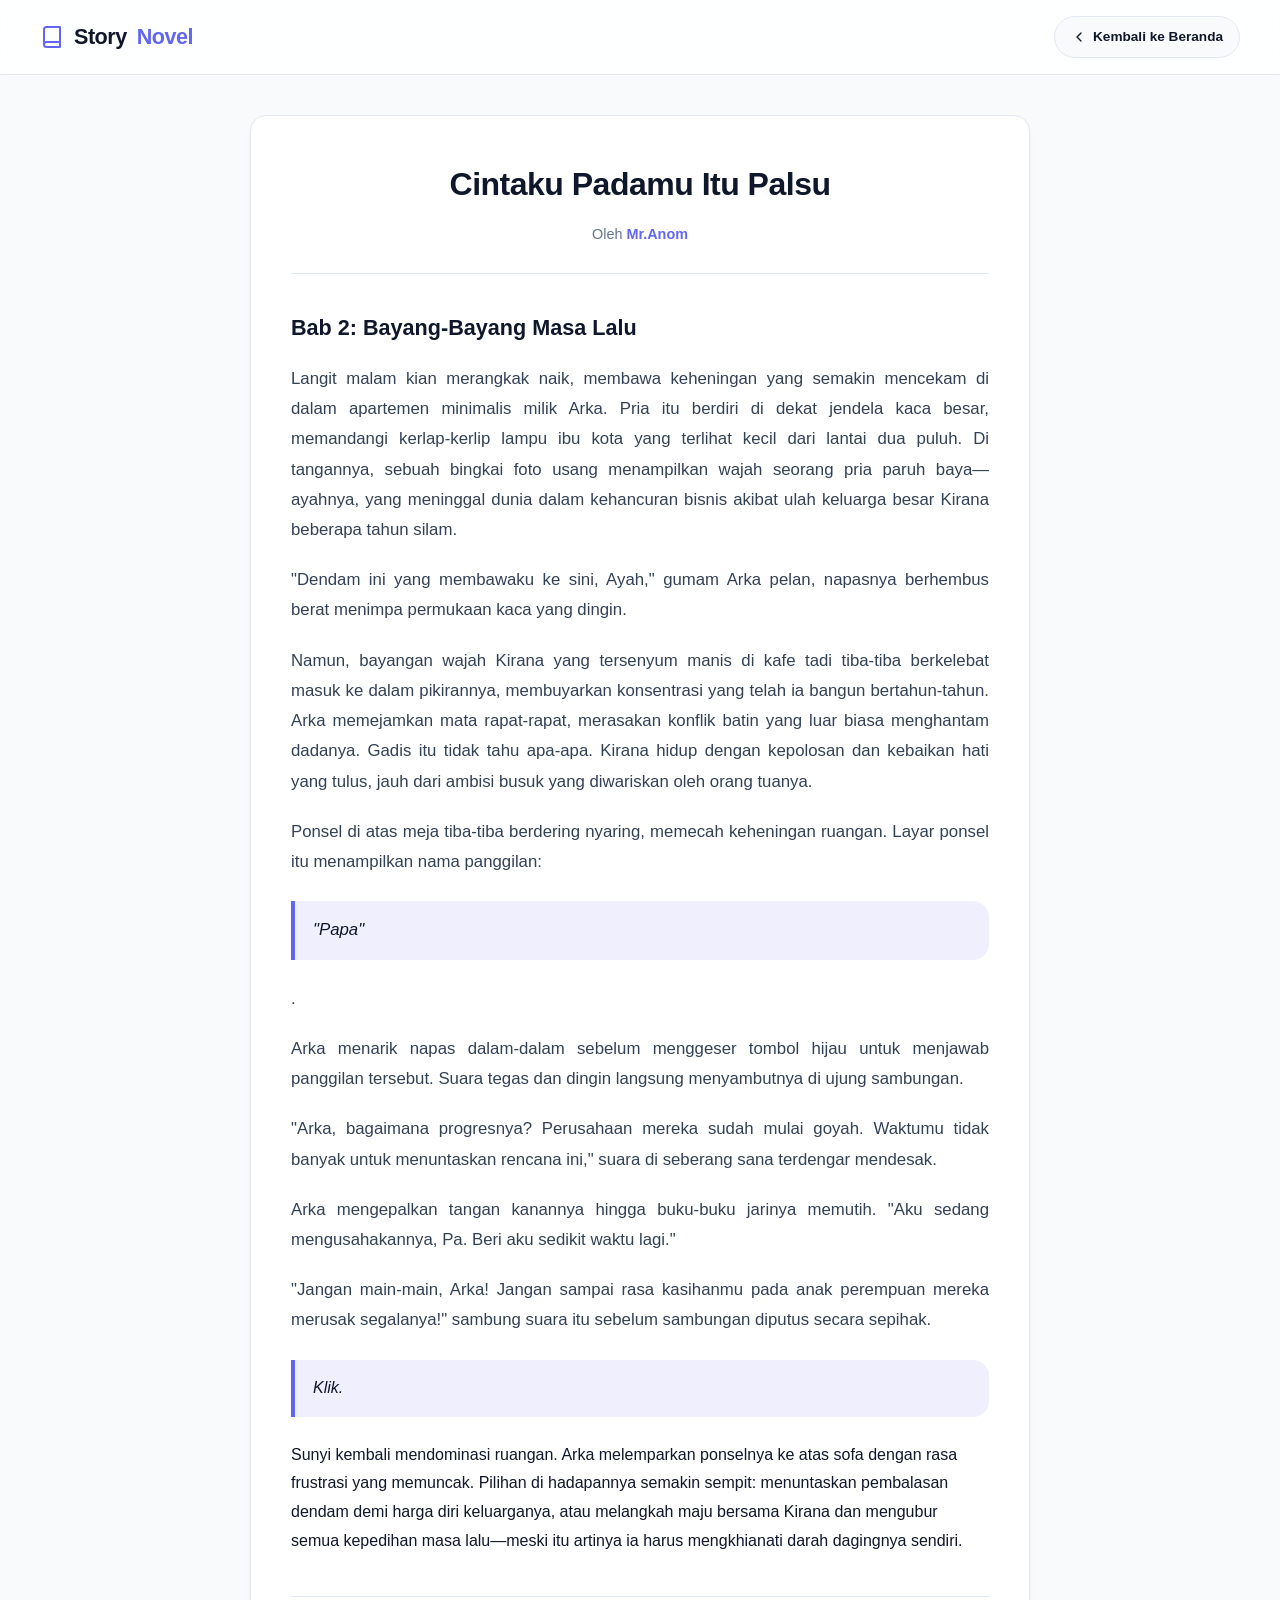
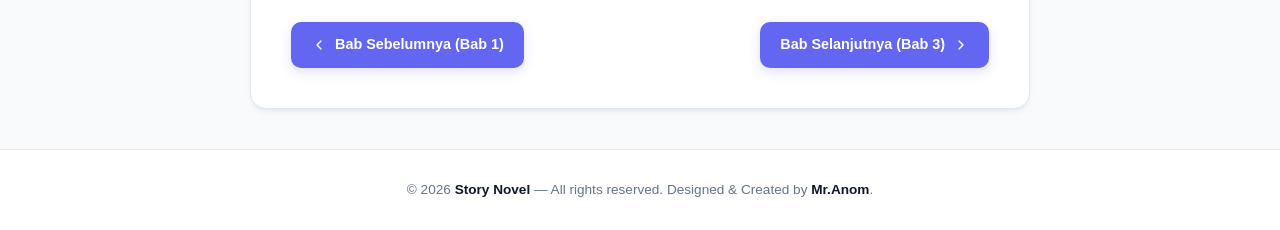
<file: cintaku-palsu-bab2.html>
<!DOCTYPE html>
<html lang="id">
<head>
    <meta charset="UTF-8">
    <meta name="viewport" content="width=device-width, initial-scale=1.0">
    <title>Cintaku Padamu Itu Palsu - Bab 2 - Story Novel</title>
    <style>
        :root {
            --bg-primary: #f8fafc;
            --bg-secondary: #ffffff;
            --bg-card: #ffffff;
            --text-main: #0f172a;
            --text-muted: #64748b;
            --accent: #6366f1;
            --accent-hover: #4f46e5;
            --accent-light: rgba(99, 102, 241, 0.1);
            
            --border-color: #e2e8f0;
            --shadow-sm: 0 4px 6px -1px rgba(0, 0, 0, 0.05), 0 2px 4px -2px rgba(0, 0, 0, 0.05);
            --shadow-md: 0 20px 25px -5px rgba(0, 0, 0, 0.05), 0 8px 10px -6px rgba(0, 0, 0, 0.05);
            --radius: 16px;
            --transition: 0.3s cubic-bezier(0.4, 0, 0.2, 1);
        }

        * {
            box-sizing: border-box;
            margin: 0;
            padding: 0;
        }

        html {
            -webkit-text-size-adjust: 100%;
            scroll-behavior: smooth;
        }

        body {
            font-family: 'Inter', -apple-system, BlinkMacSystemFont, 'Segoe UI', Roboto, Helvetica, Arial, sans-serif;
            background-color: var(--bg-primary);
            color: var(--text-main);
            min-height: 100vh;
            display: flex;
            flex-direction: column;
            line-height: 1.8;
            overflow-x: hidden;
        }

        /* ===== HEADER ===== */
        header {
            background-color: rgba(255, 255, 255, 0.85);
            backdrop-filter: blur(16px);
            -webkit-backdrop-filter: blur(16px);
            border-bottom: 1px solid var(--border-color);
            position: sticky;
            top: 0;
            z-index: 1000;
            padding: 16px 40px;
            display: flex;
            justify-content: space-between;
            align-items: center;
            flex-wrap: wrap;
            gap: 12px;
        }

        .logo-area {
            display: flex;
            align-items: center;
            gap: 16px;
        }

        .logo-area a {
            text-decoration: none;
            color: var(--text-main);
            font-size: 1.35rem;
            font-weight: 800;
            letter-spacing: -0.5px;
            display: flex;
            align-items: center;
            gap: 10px;
            transition: color var(--transition);
        }

        .logo-area a:hover {
            color: var(--accent);
        }

        .logo-icon {
            width: 24px;
            height: 24px;
            flex-shrink: 0;
            stroke: var(--accent);
        }

        .back-btn {
            background: var(--bg-primary);
            border: 1.5px solid var(--border-color);
            color: var(--text-main);
            padding: 8px 16px;
            border-radius: 30px;
            font-size: 0.85rem;
            font-weight: 600;
            text-decoration: none;
            transition: all var(--transition);
            display: inline-flex;
            align-items: center;
            gap: 6px;
        }

        .back-btn:hover {
            background: var(--accent);
            color: #fff;
            border-color: var(--accent);
            box-shadow: 0 4px 12px rgba(99, 102, 241, 0.25);
        }

        /* ===== READER CONTAINER ===== */
        .reader-container {
            max-width: 780px;
            margin: 40px auto;
            padding: 40px;
            background: var(--bg-secondary);
            border: 1px solid var(--border-color);
            border-radius: var(--radius);
            box-shadow: var(--shadow-sm);
            width: 100%;
        }

        .novel-header {
            text-align: center;
            margin-bottom: 35px;
            padding-bottom: 25px;
            border-bottom: 1px solid var(--border-color);
        }

        .novel-header h1 {
            font-size: 2rem;
            font-weight: 800;
            color: var(--text-main);
            margin-bottom: 8px;
            letter-spacing: -0.5px;
        }

        .novel-meta {
            font-size: 0.9rem;
            color: var(--text-muted);
            font-weight: 500;
        }

        .novel-meta span {
            color: var(--accent);
            font-weight: 600;
        }

        /* ===== CHAPTER CONTENT ===== */
        .chapter-content h2 {
            font-size: 1.35rem;
            font-weight: 700;
            color: var(--text-main);
            margin-top: 24px;
            margin-bottom: 16px;
        }

        .chapter-content p {
            font-size: 1.05rem;
            color: #334155;
            margin-bottom: 20px;
            text-align: justify;
        }

        .chapter-content em {
            display: block;
            background: var(--accent-light);
            border-left: 4px solid var(--accent);
            padding: 14px 18px;
            margin: 24px 0;
            border-radius: 0 var(--radius) var(--radius) 0;
            font-style: italic;
            color: var(--text-main);
            font-weight: 500;
        }

        /* ===== NAVIGATION BUTTONS ===== */
        .chapter-navigation {
            margin-top: 40px;
            padding-top: 25px;
            border-top: 1px solid var(--border-color);
            display: flex;
            justify-content: space-between;
            align-items: center;
            gap: 12px;
        }

        .nav-btn {
            background: var(--accent);
            color: #fff;
            padding: 10px 20px;
            border-radius: 10px;
            font-weight: 600;
            font-size: 0.9rem;
            text-decoration: none;
            transition: all var(--transition);
            display: inline-flex;
            align-items: center;
            gap: 8px;
            box-shadow: 0 4px 12px rgba(99, 102, 241, 0.2);
        }

        .nav-btn:hover {
            background: var(--accent-hover);
            box-shadow: 0 6px 16px rgba(99, 102, 241, 0.35);
            transform: translateY(-1px);
        }

        .nav-btn.disabled {
            background: #f1f5f9;
            color: #94a3b8;
            pointer-events: none;
            box-shadow: none;
            border: 1px solid var(--border-color);
        }

        /* ===== FOOTER ===== */
        footer {
            background: var(--bg-secondary);
            border-top: 1px solid var(--border-color);
            padding: 28px 20px;
            text-align: center;
            color: var(--text-muted);
            font-size: 0.85rem;
            margin-top: auto;
        }

        footer .footer-brand {
            color: var(--text-main);
            font-weight: 600;
        }

        /* ===== RESPONSIVE ===== */
        @media (max-width: 768px) {
            header {
                padding: 12px 20px;
            }
            .reader-container {
                margin: 20px 12px;
                padding: 24px 18px;
                border-radius: 12px;
            }
            .novel-header h1 {
                font-size: 1.5rem;
            }
            .chapter-content p {
                font-size: 0.98rem;
            }
            .chapter-navigation {
                flex-direction: column;
            }
            .nav-btn {
                width: 100%;
                justify-content: center;
            }
        }
    </style>
</head>
<body>

    <!-- ===== HEADER ===== -->
    <header>
        <div class="logo-area">
            <a href="index.html">
                <svg class="logo-icon" viewBox="0 0 24 24" fill="none" stroke="currentColor" stroke-width="2" stroke-linecap="round" stroke-linejoin="round"><path d="M4 19.5A2.5 2.5 0 0 1 6.5 17H20"/><path d="M6.5 2H20v20H6.5A2.5 2.5 0 0 1 4 19.5v-15A2.5 2.5 0 0 1 6.5 2z"/></svg>
                Story <span style="color:var(--accent);">Novel</span>
            </a>
        </div>
        <a href="index.html" class="back-btn">
            <svg style="width:16px;height:16px;" viewBox="0 0 24 24" fill="none" stroke="currentColor" stroke-width="2" stroke-linecap="round" stroke-linejoin="round"><path d="m15 18-6-6 6-6"/></svg>
            Kembali ke Beranda
        </a>
    </header>

    <!-- ===== READER CONTAINER ===== -->
    <main class="reader-container">
        <div class="novel-header">
            <h1>Cintaku Padamu Itu Palsu</h1>
            <div class="novel-meta">Oleh <span>Mr.Anom</span></div>
        </div>

        <div class="chapter-content">
            <h2>Bab 2: Bayang-Bayang Masa Lalu</h2>
            
            <p>Langit malam kian merangkak naik, membawa keheningan yang semakin mencekam di dalam apartemen minimalis milik Arka. Pria itu berdiri di dekat jendela kaca besar, memandangi kerlap-kerlip lampu ibu kota yang terlihat kecil dari lantai dua puluh. Di tangannya, sebuah bingkai foto usang menampilkan wajah seorang pria paruh baya—ayahnya, yang meninggal dunia dalam kehancuran bisnis akibat ulah keluarga besar Kirana beberapa tahun silam.</p>
            
            <p>"Dendam ini yang membawaku ke sini, Ayah," gumam Arka pelan, napasnya berhembus berat menimpa permukaan kaca yang dingin.</p>
            
            <p>Namun, bayangan wajah Kirana yang tersenyum manis di kafe tadi tiba-tiba berkelebat masuk ke dalam pikirannya, membuyarkan konsentrasi yang telah ia bangun bertahun-tahun. Arka memejamkan mata rapat-rapat, merasakan konflik batin yang luar biasa menghantam dadanya. Gadis itu tidak tahu apa-apa. Kirana hidup dengan kepolosan dan kebaikan hati yang tulus, jauh dari ambisi busuk yang diwariskan oleh orang tuanya.</p>
            
            <p>Ponsel di atas meja tiba-tiba berdering nyaring, memecah keheningan ruangan. Layar ponsel itu menampilkan nama panggilan: <em>"Papa"</em>.</p>
            
            <p>Arka menarik napas dalam-dalam sebelum menggeser tombol hijau untuk menjawab panggilan tersebut. Suara tegas dan dingin langsung menyambutnya di ujung sambungan.</p>
            
            <p>"Arka, bagaimana progresnya? Perusahaan mereka sudah mulai goyah. Waktumu tidak banyak untuk menuntaskan rencana ini," suara di seberang sana terdengar mendesak.</p>
            
            <p>Arka mengepalkan tangan kanannya hingga buku-buku jarinya memutih. "Aku sedang mengusahakannya, Pa. Beri aku sedikit waktu lagi."</p>
            
            <p>"Jangan main-main, Arka! Jangan sampai rasa kasihanmu pada anak perempuan mereka merusak segalanya!" sambung suara itu sebelum sambungan diputus secara sepihak.</p>
            
            <em>Klik.</em> Sunyi kembali mendominasi ruangan. Arka melemparkan ponselnya ke atas sofa dengan rasa frustrasi yang memuncak. Pilihan di hadapannya semakin sempit: menuntaskan pembalasan dendam demi harga diri keluarganya, atau melangkah maju bersama Kirana dan mengubur semua kepedihan masa lalu—meski itu artinya ia harus mengkhianati darah dagingnya sendiri.</p>

            <!-- TOMBOL NAVIGASI BAB -->
            <div class="chapter-navigation">
                <a href="cintaku-palsu.html" class="nav-btn">
                    <svg style="width:16px;height:16px;" viewBox="0 0 24 24" fill="none" stroke="currentColor" stroke-width="2" stroke-linecap="round" stroke-linejoin="round"><path d="m15 18-6-6 6-6"/></svg>
                    Bab Sebelumnya (Bab 1)
                </a>
                <a href="cintaku-palsu-bab3.html" class="nav-btn">
                    Bab Selanjutnya (Bab 3)
                    <svg style="width:16px;height:16px;" viewBox="0 0 24 24" fill="none" stroke="currentColor" stroke-width="2" stroke-linecap="round" stroke-linejoin="round"><path d="m9 18 6-6-6-6"/></svg>
                </a>
            </div>
        </div>
    </main>

    <!-- ===== FOOTER ===== -->
    <footer>
        <p>&copy; 2026 <span class="footer-brand">Story Novel</span> — All rights reserved. Designed &amp; Created by <span class="footer-brand">Mr.Anom</span>.</p>
    </footer>

</body>
</html>
</file>
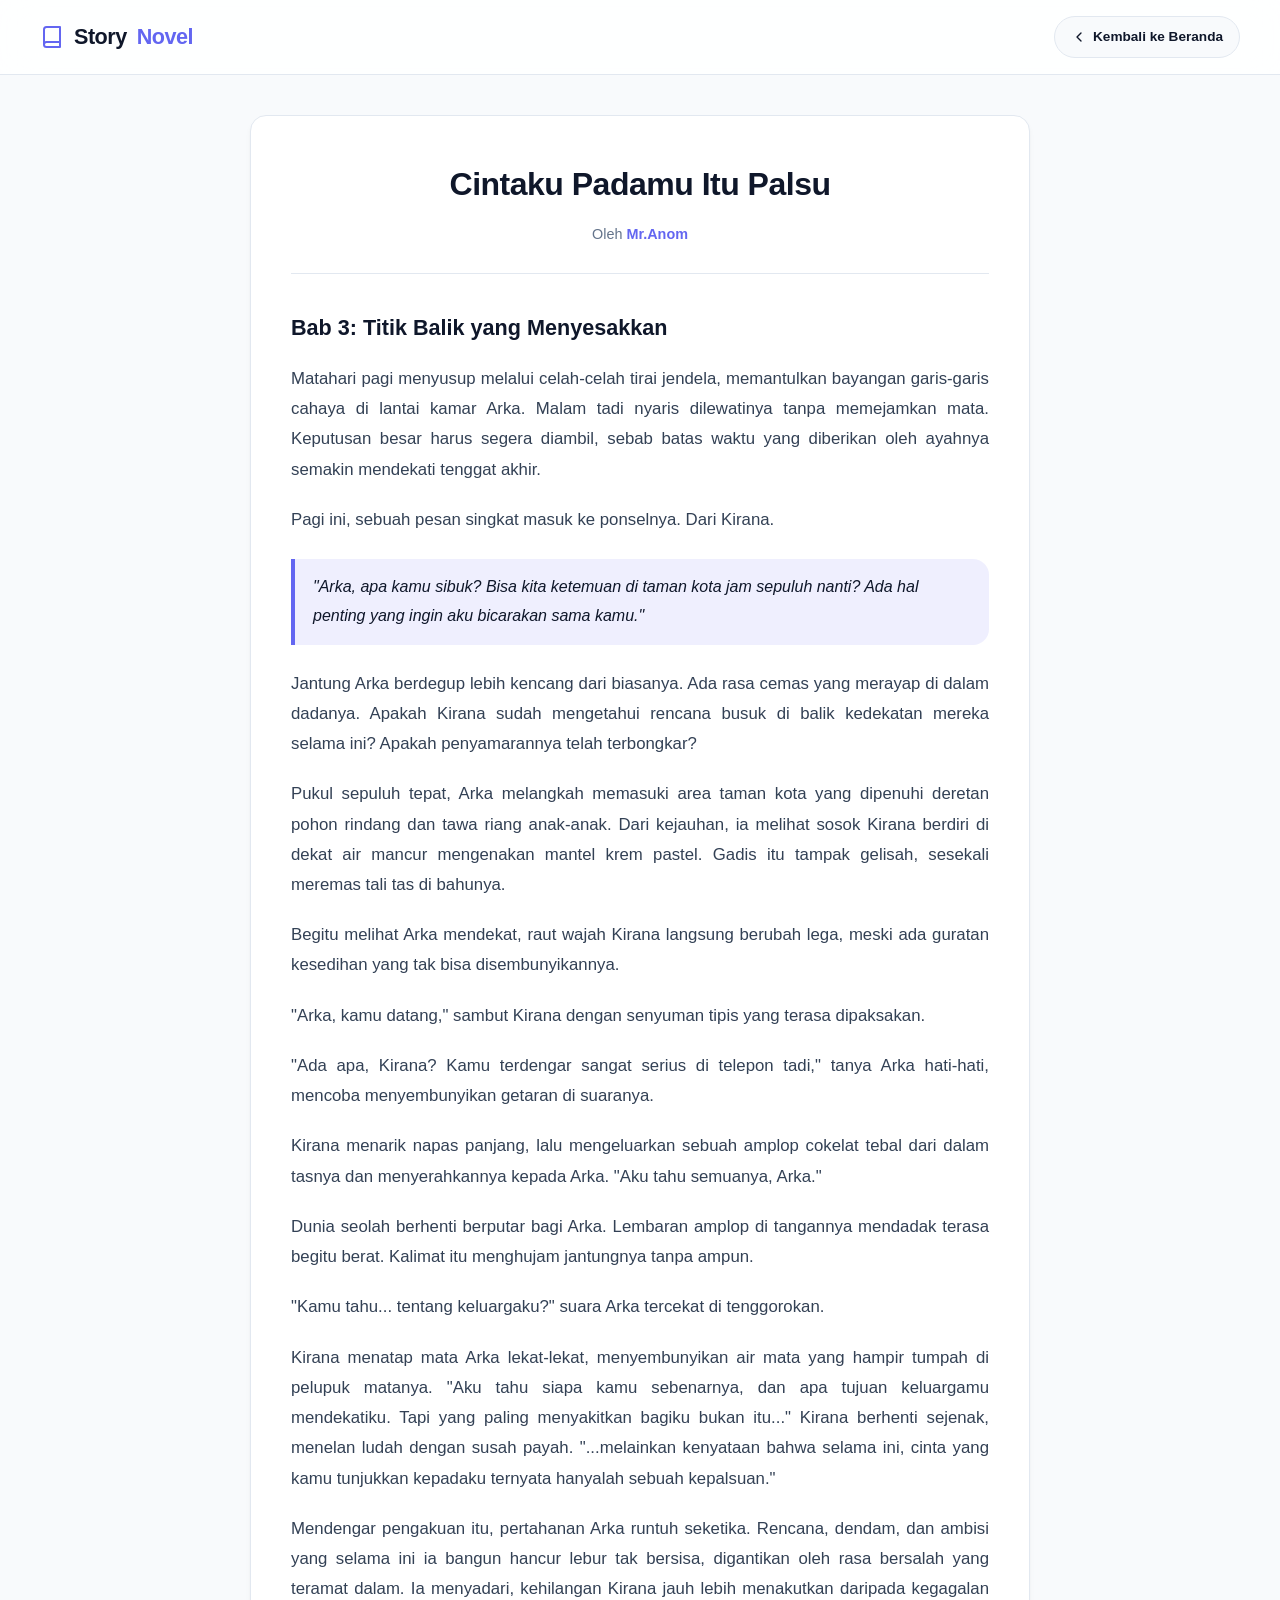
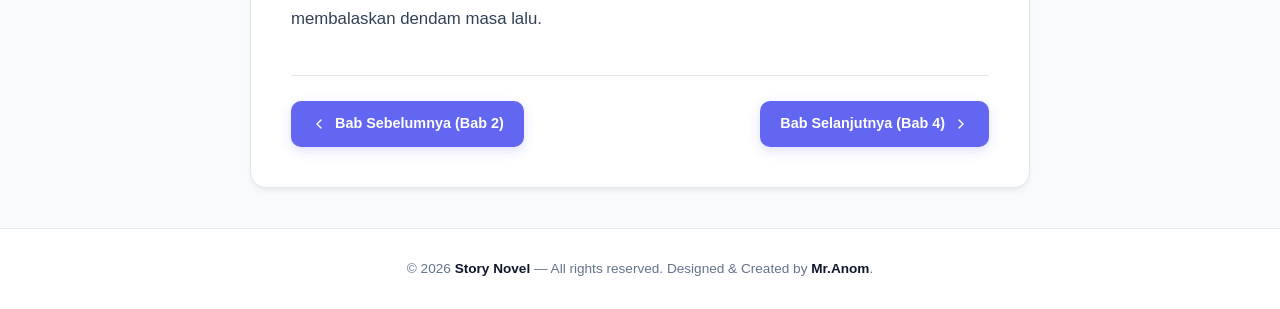
<file: cintaku-palsu-bab3.html>
<!DOCTYPE html>
<html lang="id">
<head>
    <meta charset="UTF-8">
    <meta name="viewport" content="width=device-width, initial-scale=1.0">
    <title>Cintaku Padamu Itu Palsu - Bab 3 - Story Novel</title>
    <style>
        :root {
            --bg-primary: #f8fafc;
            --bg-secondary: #ffffff;
            --bg-card: #ffffff;
            --text-main: #0f172a;
            --text-muted: #64748b;
            --accent: #6366f1;
            --accent-hover: #4f46e5;
            --accent-light: rgba(99, 102, 241, 0.1);
            
            --border-color: #e2e8f0;
            --shadow-sm: 0 4px 6px -1px rgba(0, 0, 0, 0.05), 0 2px 4px -2px rgba(0, 0, 0, 0.05);
            --shadow-md: 0 20px 25px -5px rgba(0, 0, 0, 0.05), 0 8px 10px -6px rgba(0, 0, 0, 0.05);
            --radius: 16px;
            --transition: 0.3s cubic-bezier(0.4, 0, 0.2, 1);
        }

        * {
            box-sizing: border-box;
            margin: 0;
            padding: 0;
        }

        html {
            -webkit-text-size-adjust: 100%;
            scroll-behavior: smooth;
        }

        body {
            font-family: 'Inter', -apple-system, BlinkMacSystemFont, 'Segoe UI', Roboto, Helvetica, Arial, sans-serif;
            background-color: var(--bg-primary);
            color: var(--text-main);
            min-height: 100vh;
            display: flex;
            flex-direction: column;
            line-height: 1.8;
            overflow-x: hidden;
        }

        /* ===== HEADER ===== */
        header {
            background-color: rgba(255, 255, 255, 0.85);
            backdrop-filter: blur(16px);
            -webkit-backdrop-filter: blur(16px);
            border-bottom: 1px solid var(--border-color);
            position: sticky;
            top: 0;
            z-index: 1000;
            padding: 16px 40px;
            display: flex;
            justify-content: space-between;
            align-items: center;
            flex-wrap: wrap;
            gap: 12px;
        }

        .logo-area {
            display: flex;
            align-items: center;
            gap: 16px;
        }

        .logo-area a {
            text-decoration: none;
            color: var(--text-main);
            font-size: 1.35rem;
            font-weight: 800;
            letter-spacing: -0.5px;
            display: flex;
            align-items: center;
            gap: 10px;
            transition: color var(--transition);
        }

        .logo-area a:hover {
            color: var(--accent);
        }

        .logo-icon {
            width: 24px;
            height: 24px;
            flex-shrink: 0;
            stroke: var(--accent);
        }

        .back-btn {
            background: var(--bg-primary);
            border: 1.5px solid var(--border-color);
            color: var(--text-main);
            padding: 8px 16px;
            border-radius: 30px;
            font-size: 0.85rem;
            font-weight: 600;
            text-decoration: none;
            transition: all var(--transition);
            display: inline-flex;
            align-items: center;
            gap: 6px;
        }

        .back-btn:hover {
            background: var(--accent);
            color: #fff;
            border-color: var(--accent);
            box-shadow: 0 4px 12px rgba(99, 102, 241, 0.25);
        }

        /* ===== READER CONTAINER ===== */
        .reader-container {
            max-width: 780px;
            margin: 40px auto;
            padding: 40px;
            background: var(--bg-secondary);
            border: 1px solid var(--border-color);
            border-radius: var(--radius);
            box-shadow: var(--shadow-sm);
            width: 100%;
        }

        .novel-header {
            text-align: center;
            margin-bottom: 35px;
            padding-bottom: 25px;
            border-bottom: 1px solid var(--border-color);
        }

        .novel-header h1 {
            font-size: 2rem;
            font-weight: 800;
            color: var(--text-main);
            margin-bottom: 8px;
            letter-spacing: -0.5px;
        }

        .novel-meta {
            font-size: 0.9rem;
            color: var(--text-muted);
            font-weight: 500;
        }

        .novel-meta span {
            color: var(--accent);
            font-weight: 600;
        }

        /* ===== CHAPTER CONTENT ===== */
        .chapter-content h2 {
            font-size: 1.35rem;
            font-weight: 700;
            color: var(--text-main);
            margin-top: 24px;
            margin-bottom: 16px;
        }

        .chapter-content p {
            font-size: 1.05rem;
            color: #334155;
            margin-bottom: 20px;
            text-align: justify;
        }

        .chapter-content em {
            display: block;
            background: var(--accent-light);
            border-left: 4px solid var(--accent);
            padding: 14px 18px;
            margin: 24px 0;
            border-radius: 0 var(--radius) var(--radius) 0;
            font-style: italic;
            color: var(--text-main);
            font-weight: 500;
        }

        /* ===== NAVIGATION BUTTONS ===== */
        .chapter-navigation {
            margin-top: 40px;
            padding-top: 25px;
            border-top: 1px solid var(--border-color);
            display: flex;
            justify-content: space-between;
            align-items: center;
            gap: 12px;
        }

        .nav-btn {
            background: var(--accent);
            color: #fff;
            padding: 10px 20px;
            border-radius: 10px;
            font-weight: 600;
            font-size: 0.9rem;
            text-decoration: none;
            transition: all var(--transition);
            display: inline-flex;
            align-items: center;
            gap: 8px;
            box-shadow: 0 4px 12px rgba(99, 102, 241, 0.2);
        }

        .nav-btn:hover {
            background: var(--accent-hover);
            box-shadow: 0 6px 16px rgba(99, 102, 241, 0.35);
            transform: translateY(-1px);
        }

        .nav-btn.disabled {
            background: #f1f5f9;
            color: #94a3b8;
            pointer-events: none;
            box-shadow: none;
            border: 1px solid var(--border-color);
        }

        /* ===== FOOTER ===== */
        footer {
            background: var(--bg-secondary);
            border-top: 1px solid var(--border-color);
            padding: 28px 20px;
            text-align: center;
            color: var(--text-muted);
            font-size: 0.85rem;
            margin-top: auto;
        }

        footer .footer-brand {
            color: var(--text-main);
            font-weight: 600;
        }

        /* ===== RESPONSIVE ===== */
        @media (max-width: 768px) {
            header {
                padding: 12px 20px;
            }
            .reader-container {
                margin: 20px 12px;
                padding: 24px 18px;
                border-radius: 12px;
            }
            .novel-header h1 {
                font-size: 1.5rem;
            }
            .chapter-content p {
                font-size: 0.98rem;
            }
            .chapter-navigation {
                flex-direction: column;
            }
            .nav-btn {
                width: 100%;
                justify-content: center;
            }
        }
    </style>
</head>
<body>

    <!-- ===== HEADER ===== -->
    <header>
        <div class="logo-area">
            <a href="index.html">
                <svg class="logo-icon" viewBox="0 0 24 24" fill="none" stroke="currentColor" stroke-width="2" stroke-linecap="round" stroke-linejoin="round"><path d="M4 19.5A2.5 2.5 0 0 1 6.5 17H20"/><path d="M6.5 2H20v20H6.5A2.5 2.5 0 0 1 4 19.5v-15A2.5 2.5 0 0 1 6.5 2z"/></svg>
                Story <span style="color:var(--accent);">Novel</span>
            </a>
        </div>
        <a href="index.html" class="back-btn">
            <svg style="width:16px;height:16px;" viewBox="0 0 24 24" fill="none" stroke="currentColor" stroke-width="2" stroke-linecap="round" stroke-linejoin="round"><path d="m15 18-6-6 6-6"/></svg>
            Kembali ke Beranda
        </a>
    </header>

    <!-- ===== KHUSUS KONTEN BAB 3 ===== -->
    <main class="reader-container">
        <div class="novel-header">
            <h1>Cintaku Padamu Itu Palsu</h1>
            <div class="novel-meta">Oleh <span>Mr.Anom</span></div>
        </div>

        <div class="chapter-content">
            <h2>Bab 3: Titik Balik yang Menyesakkan</h2>
            
            <p>Matahari pagi menyusup melalui celah-celah tirai jendela, memantulkan bayangan garis-garis cahaya di lantai kamar Arka. Malam tadi nyaris dilewatinya tanpa memejamkan mata. Keputusan besar harus segera diambil, sebab batas waktu yang diberikan oleh ayahnya semakin mendekati tenggat akhir.</p>
            
            <p>Pagi ini, sebuah pesan singkat masuk ke ponselnya. Dari Kirana.</p>
            
            <em>"Arka, apa kamu sibuk? Bisa kita ketemuan di taman kota jam sepuluh nanti? Ada hal penting yang ingin aku bicarakan sama kamu."</em>
            
            <p>Jantung Arka berdegup lebih kencang dari biasanya. Ada rasa cemas yang merayap di dalam dadanya. Apakah Kirana sudah mengetahui rencana busuk di balik kedekatan mereka selama ini? Apakah penyamarannya telah terbongkar?</p>
            
            <p>Pukul sepuluh tepat, Arka melangkah memasuki area taman kota yang dipenuhi deretan pohon rindang dan tawa riang anak-anak. Dari kejauhan, ia melihat sosok Kirana berdiri di dekat air mancur mengenakan mantel krem pastel. Gadis itu tampak gelisah, sesekali meremas tali tas di bahunya.</p>
            
            <p>Begitu melihat Arka mendekat, raut wajah Kirana langsung berubah lega, meski ada guratan kesedihan yang tak bisa disembunyikannya.</p>
            
            <p>"Arka, kamu datang," sambut Kirana dengan senyuman tipis yang terasa dipaksakan.</p>
            
            <p>"Ada apa, Kirana? Kamu terdengar sangat serius di telepon tadi," tanya Arka hati-hati, mencoba menyembunyikan getaran di suaranya.</p>
            
            <p>Kirana menarik napas panjang, lalu mengeluarkan sebuah amplop cokelat tebal dari dalam tasnya dan menyerahkannya kepada Arka. "Aku tahu semuanya, Arka."</p>
            
            <p>Dunia seolah berhenti berputar bagi Arka. Lembaran amplop di tangannya mendadak terasa begitu berat. Kalimat itu menghujam jantungnya tanpa ampun.</p>
            
            <p>"Kamu tahu... tentang keluargaku?" suara Arka tercekat di tenggorokan.</p>
            
            <p>Kirana menatap mata Arka lekat-lekat, menyembunyikan air mata yang hampir tumpah di pelupuk matanya. "Aku tahu siapa kamu sebenarnya, dan apa tujuan keluargamu mendekatiku. Tapi yang paling menyakitkan bagiku bukan itu..." Kirana berhenti sejenak, menelan ludah dengan susah payah. "...melainkan kenyataan bahwa selama ini, cinta yang kamu tunjukkan kepadaku ternyata hanyalah sebuah kepalsuan."</p>
            
            <p>Mendengar pengakuan itu, pertahanan Arka runtuh seketika. Rencana, dendam, dan ambisi yang selama ini ia bangun hancur lebur tak bersisa, digantikan oleh rasa bersalah yang teramat dalam. Ia menyadari, kehilangan Kirana jauh lebih menakutkan daripada kegagalan membalaskan dendam masa lalu.</p>

            <!-- TOMBOL NAVIGASI BAB -->
            <div class="chapter-navigation">
                <a href="cintaku-palsu-bab2.html" class="nav-btn">
                    <svg style="width:16px;height:16px;" viewBox="0 0 24 24" fill="none" stroke="currentColor" stroke-width="2" stroke-linecap="round" stroke-linejoin="round"><path d="m15 18-6-6 6-6"/></svg>
                    Bab Sebelumnya (Bab 2)
                </a>
                <a href="cintaku-palsu-bab4.html" class="nav-btn">
                    Bab Selanjutnya (Bab 4)
                    <svg style="width:16px;height:16px;" viewBox="0 0 24 24" fill="none" stroke="currentColor" stroke-width="2" stroke-linecap="round" stroke-linejoin="round"><path d="m9 18 6-6-6-6"/></svg>
                </a>
            </div>
        </div>
    </main>

    <!-- ===== FOOTER ===== -->
    <footer>
        <p>&copy; 2026 <span class="footer-brand">Story Novel</span> — All rights reserved. Designed &amp; Created by <span class="footer-brand">Mr.Anom</span>.</p>
    </footer>

</body>
</html>
</file>
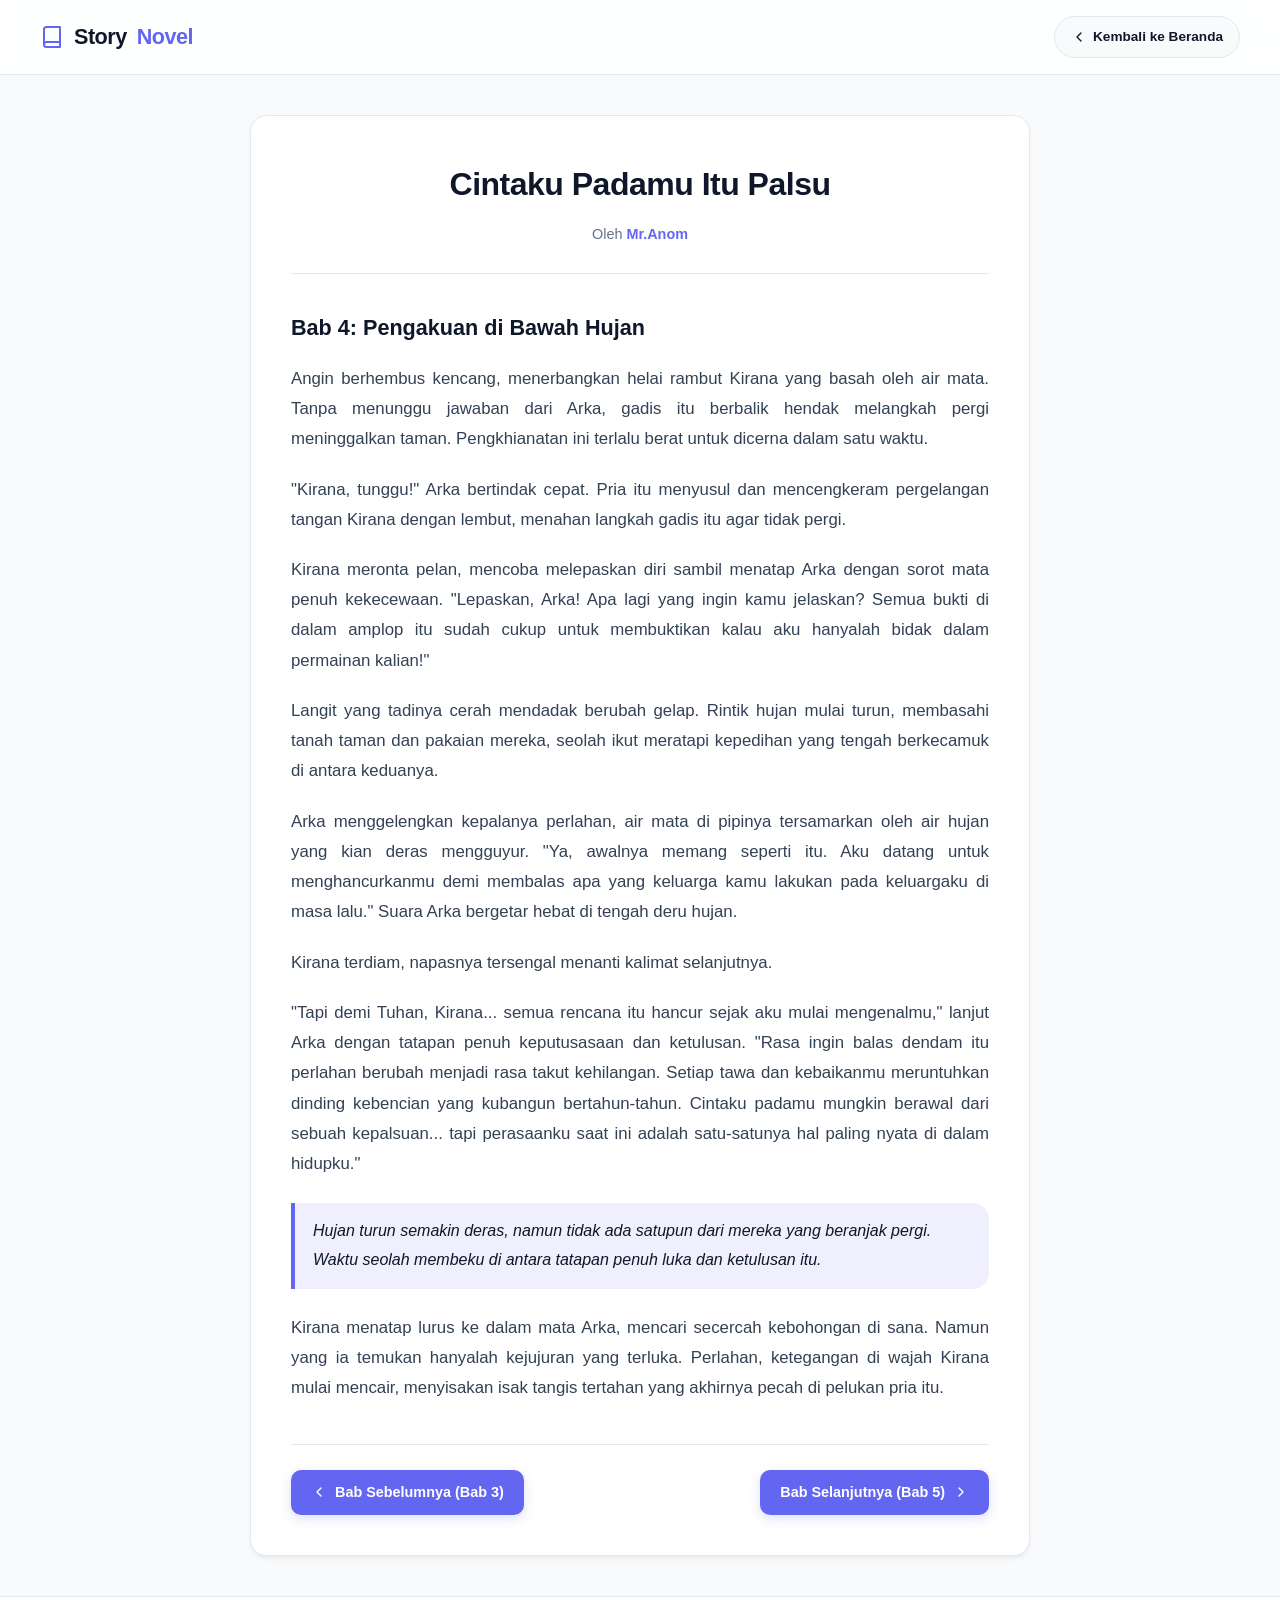
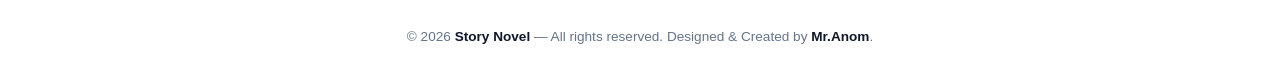
<file: cintaku-palsu-bab4.html>
<!DOCTYPE html>
<html lang="id">
<head>
    <meta charset="UTF-8">
    <meta name="viewport" content="width=device-width, initial-scale=1.0">
    <title>Cintaku Padamu Itu Palsu - Bab 4 - Story Novel</title>
    <style>
        :root {
            --bg-primary: #f8fafc;
            --bg-secondary: #ffffff;
            --bg-card: #ffffff;
            --text-main: #0f172a;
            --text-muted: #64748b;
            --accent: #6366f1;
            --accent-hover: #4f46e5;
            --accent-light: rgba(99, 102, 241, 0.1);
            
            --border-color: #e2e8f0;
            --shadow-sm: 0 4px 6px -1px rgba(0, 0, 0, 0.05), 0 2px 4px -2px rgba(0, 0, 0, 0.05);
            --shadow-md: 0 20px 25px -5px rgba(0, 0, 0, 0.05), 0 8px 10px -6px rgba(0, 0, 0, 0.05);
            --radius: 16px;
            --transition: 0.3s cubic-bezier(0.4, 0, 0.2, 1);
        }

        * {
            box-sizing: border-box;
            margin: 0;
            padding: 0;
        }

        html {
            -webkit-text-size-adjust: 100%;
            scroll-behavior: smooth;
        }

        body {
            font-family: 'Inter', -apple-system, BlinkMacSystemFont, 'Segoe UI', Roboto, Helvetica, Arial, sans-serif;
            background-color: var(--bg-primary);
            color: var(--text-main);
            min-height: 100vh;
            display: flex;
            flex-direction: column;
            line-height: 1.8;
            overflow-x: hidden;
        }

        /* ===== HEADER ===== */
        header {
            background-color: rgba(255, 255, 255, 0.85);
            backdrop-filter: blur(16px);
            -webkit-backdrop-filter: blur(16px);
            border-bottom: 1px solid var(--border-color);
            position: sticky;
            top: 0;
            z-index: 1000;
            padding: 16px 40px;
            display: flex;
            justify-content: space-between;
            align-items: center;
            flex-wrap: wrap;
            gap: 12px;
        }

        .logo-area {
            display: flex;
            align-items: center;
            gap: 16px;
        }

        .logo-area a {
            text-decoration: none;
            color: var(--text-main);
            font-size: 1.35rem;
            font-weight: 800;
            letter-spacing: -0.5px;
            display: flex;
            align-items: center;
            gap: 10px;
            transition: color var(--transition);
        }

        .logo-area a:hover {
            color: var(--accent);
        }

        .logo-icon {
            width: 24px;
            height: 24px;
            flex-shrink: 0;
            stroke: var(--accent);
        }

        .back-btn {
            background: var(--bg-primary);
            border: 1.5px solid var(--border-color);
            color: var(--text-main);
            padding: 8px 16px;
            border-radius: 30px;
            font-size: 0.85rem;
            font-weight: 600;
            text-decoration: none;
            transition: all var(--transition);
            display: inline-flex;
            align-items: center;
            gap: 6px;
        }

        .back-btn:hover {
            background: var(--accent);
            color: #fff;
            border-color: var(--accent);
            box-shadow: 0 4px 12px rgba(99, 102, 241, 0.25);
        }

        /* ===== READER CONTAINER ===== */
        .reader-container {
            max-width: 780px;
            margin: 40px auto;
            padding: 40px;
            background: var(--bg-secondary);
            border: 1px solid var(--border-color);
            border-radius: var(--radius);
            box-shadow: var(--shadow-sm);
            width: 100%;
        }

        .novel-header {
            text-align: center;
            margin-bottom: 35px;
            padding-bottom: 25px;
            border-bottom: 1px solid var(--border-color);
        }

        .novel-header h1 {
            font-size: 2rem;
            font-weight: 800;
            color: var(--text-main);
            margin-bottom: 8px;
            letter-spacing: -0.5px;
        }

        .novel-meta {
            font-size: 0.9rem;
            color: var(--text-muted);
            font-weight: 500;
        }

        .novel-meta span {
            color: var(--accent);
            font-weight: 600;
        }

        /* ===== CHAPTER CONTENT ===== */
        .chapter-content h2 {
            font-size: 1.35rem;
            font-weight: 700;
            color: var(--text-main);
            margin-top: 24px;
            margin-bottom: 16px;
        }

        .chapter-content p {
            font-size: 1.05rem;
            color: #334155;
            margin-bottom: 20px;
            text-align: justify;
        }

        .chapter-content em {
            display: block;
            background: var(--accent-light);
            border-left: 4px solid var(--accent);
            padding: 14px 18px;
            margin: 24px 0;
            border-radius: 0 var(--radius) var(--radius) 0;
            font-style: italic;
            color: var(--text-main);
            font-weight: 500;
        }

        /* ===== NAVIGATION BUTTONS ===== */
        .chapter-navigation {
            margin-top: 40px;
            padding-top: 25px;
            border-top: 1px solid var(--border-color);
            display: flex;
            justify-content: space-between;
            align-items: center;
            gap: 12px;
        }

        .nav-btn {
            background: var(--accent);
            color: #fff;
            padding: 10px 20px;
            border-radius: 10px;
            font-weight: 600;
            font-size: 0.9rem;
            text-decoration: none;
            transition: all var(--transition);
            display: inline-flex;
            align-items: center;
            gap: 8px;
            box-shadow: 0 4px 12px rgba(99, 102, 241, 0.2);
        }

        .nav-btn:hover {
            background: var(--accent-hover);
            box-shadow: 0 6px 16px rgba(99, 102, 241, 0.35);
            transform: translateY(-1px);
        }

        .nav-btn.disabled {
            background: #f1f5f9;
            color: #94a3b8;
            pointer-events: none;
            box-shadow: none;
            border: 1px solid var(--border-color);
        }

        /* ===== FOOTER ===== */
        footer {
            background: var(--bg-secondary);
            border-top: 1px solid var(--border-color);
            padding: 28px 20px;
            text-align: center;
            color: var(--text-muted);
            font-size: 0.85rem;
            margin-top: auto;
        }

        footer .footer-brand {
            color: var(--text-main);
            font-weight: 600;
        }

        /* ===== RESPONSIVE ===== */
        @media (max-width: 768px) {
            header {
                padding: 12px 20px;
            }
            .reader-container {
                margin: 20px 12px;
                padding: 24px 18px;
                border-radius: 12px;
            }
            .novel-header h1 {
                font-size: 1.5rem;
            }
            .chapter-content p {
                font-size: 0.98rem;
            }
            .chapter-navigation {
                flex-direction: column;
            }
            .nav-btn {
                width: 100%;
                justify-content: center;
            }
        }
    </style>
</head>
<body>

    <!-- ===== HEADER ===== -->
    <header>
        <div class="logo-area">
            <a href="index.html">
                <svg class="logo-icon" viewBox="0 0 24 24" fill="none" stroke="currentColor" stroke-width="2" stroke-linecap="round" stroke-linejoin="round"><path d="M4 19.5A2.5 2.5 0 0 1 6.5 17H20"/><path d="M6.5 2H20v20H6.5A2.5 2.5 0 0 1 4 19.5v-15A2.5 2.5 0 0 1 6.5 2z"/></svg>
                Story <span style="color:var(--accent);">Novel</span>
            </a>
        </div>
        <a href="index.html" class="back-btn">
            <svg style="width:16px;height:16px;" viewBox="0 0 24 24" fill="none" stroke="currentColor" stroke-width="2" stroke-linecap="round" stroke-linejoin="round"><path d="m15 18-6-6 6-6"/></svg>
            Kembali ke Beranda
        </a>
    </header>

    <!-- ===== KHUSUS KONTEN BAB 4 ===== -->
    <main class="reader-container">
        <div class="novel-header">
            <h1>Cintaku Padamu Itu Palsu</h1>
            <div class="novel-meta">Oleh <span>Mr.Anom</span></div>
        </div>

        <div class="chapter-content">
            <h2>Bab 4: Pengakuan di Bawah Hujan</h2>
            
            <p>Angin berhembus kencang, menerbangkan helai rambut Kirana yang basah oleh air mata. Tanpa menunggu jawaban dari Arka, gadis itu berbalik hendak melangkah pergi meninggalkan taman. Pengkhianatan ini terlalu berat untuk dicerna dalam satu waktu.</p>
            
            <p>"Kirana, tunggu!" Arka bertindak cepat. Pria itu menyusul dan mencengkeram pergelangan tangan Kirana dengan lembut, menahan langkah gadis itu agar tidak pergi.</p>
            
            <p>Kirana meronta pelan, mencoba melepaskan diri sambil menatap Arka dengan sorot mata penuh kekecewaan. "Lepaskan, Arka! Apa lagi yang ingin kamu jelaskan? Semua bukti di dalam amplop itu sudah cukup untuk membuktikan kalau aku hanyalah bidak dalam permainan kalian!"</p>
            
            <p>Langit yang tadinya cerah mendadak berubah gelap. Rintik hujan mulai turun, membasahi tanah taman dan pakaian mereka, seolah ikut meratapi kepedihan yang tengah berkecamuk di antara keduanya.</p>
            
            <p>Arka menggelengkan kepalanya perlahan, air mata di pipinya tersamarkan oleh air hujan yang kian deras mengguyur. "Ya, awalnya memang seperti itu. Aku datang untuk menghancurkanmu demi membalas apa yang keluarga kamu lakukan pada keluargaku di masa lalu." Suara Arka bergetar hebat di tengah deru hujan.</p>
            
            <p>Kirana terdiam, napasnya tersengal menanti kalimat selanjutnya.</p>
            
            <p>"Tapi demi Tuhan, Kirana... semua rencana itu hancur sejak aku mulai mengenalmu," lanjut Arka dengan tatapan penuh keputusasaan dan ketulusan. "Rasa ingin balas dendam itu perlahan berubah menjadi rasa takut kehilangan. Setiap tawa dan kebaikanmu meruntuhkan dinding kebencian yang kubangun bertahun-tahun. Cintaku padamu mungkin berawal dari sebuah kepalsuan... tapi perasaanku saat ini adalah satu-satunya hal paling nyata di dalam hidupku."</p>
            
            <em>Hujan turun semakin deras, namun tidak ada satupun dari mereka yang beranjak pergi. Waktu seolah membeku di antara tatapan penuh luka dan ketulusan itu.</em>
            
            <p>Kirana menatap lurus ke dalam mata Arka, mencari secercah kebohongan di sana. Namun yang ia temukan hanyalah kejujuran yang terluka. Perlahan, ketegangan di wajah Kirana mulai mencair, menyisakan isak tangis tertahan yang akhirnya pecah di pelukan pria itu.</p>

            <!-- TOMBOL NAVIGASI BAB -->
            <div class="chapter-navigation">
                <a href="cintaku-palsu-bab3.html" class="nav-btn">
                    <svg style="width:16px;height:16px;" viewBox="0 0 24 24" fill="none" stroke="currentColor" stroke-width="2" stroke-linecap="round" stroke-linejoin="round"><path d="m15 18-6-6 6-6"/></svg>
                    Bab Sebelumnya (Bab 3)
                </a>
                <a href="cintaku-palsu-bab5.html" class="nav-btn">
                    Bab Selanjutnya (Bab 5)
                    <svg style="width:16px;height:16px;" viewBox="0 0 24 24" fill="none" stroke="currentColor" stroke-width="2" stroke-linecap="round" stroke-linejoin="round"><path d="m9 18 6-6-6-6"/></svg>
                </a>
            </div>
        </div>
    </main>

    <!-- ===== FOOTER ===== -->
    <footer>
        <p>&copy; 2026 <span class="footer-brand">Story Novel</span> — All rights reserved. Designed &amp; Created by <span class="footer-brand">Mr.Anom</span>.</p>
    </footer>

</body>
</html>
</file>
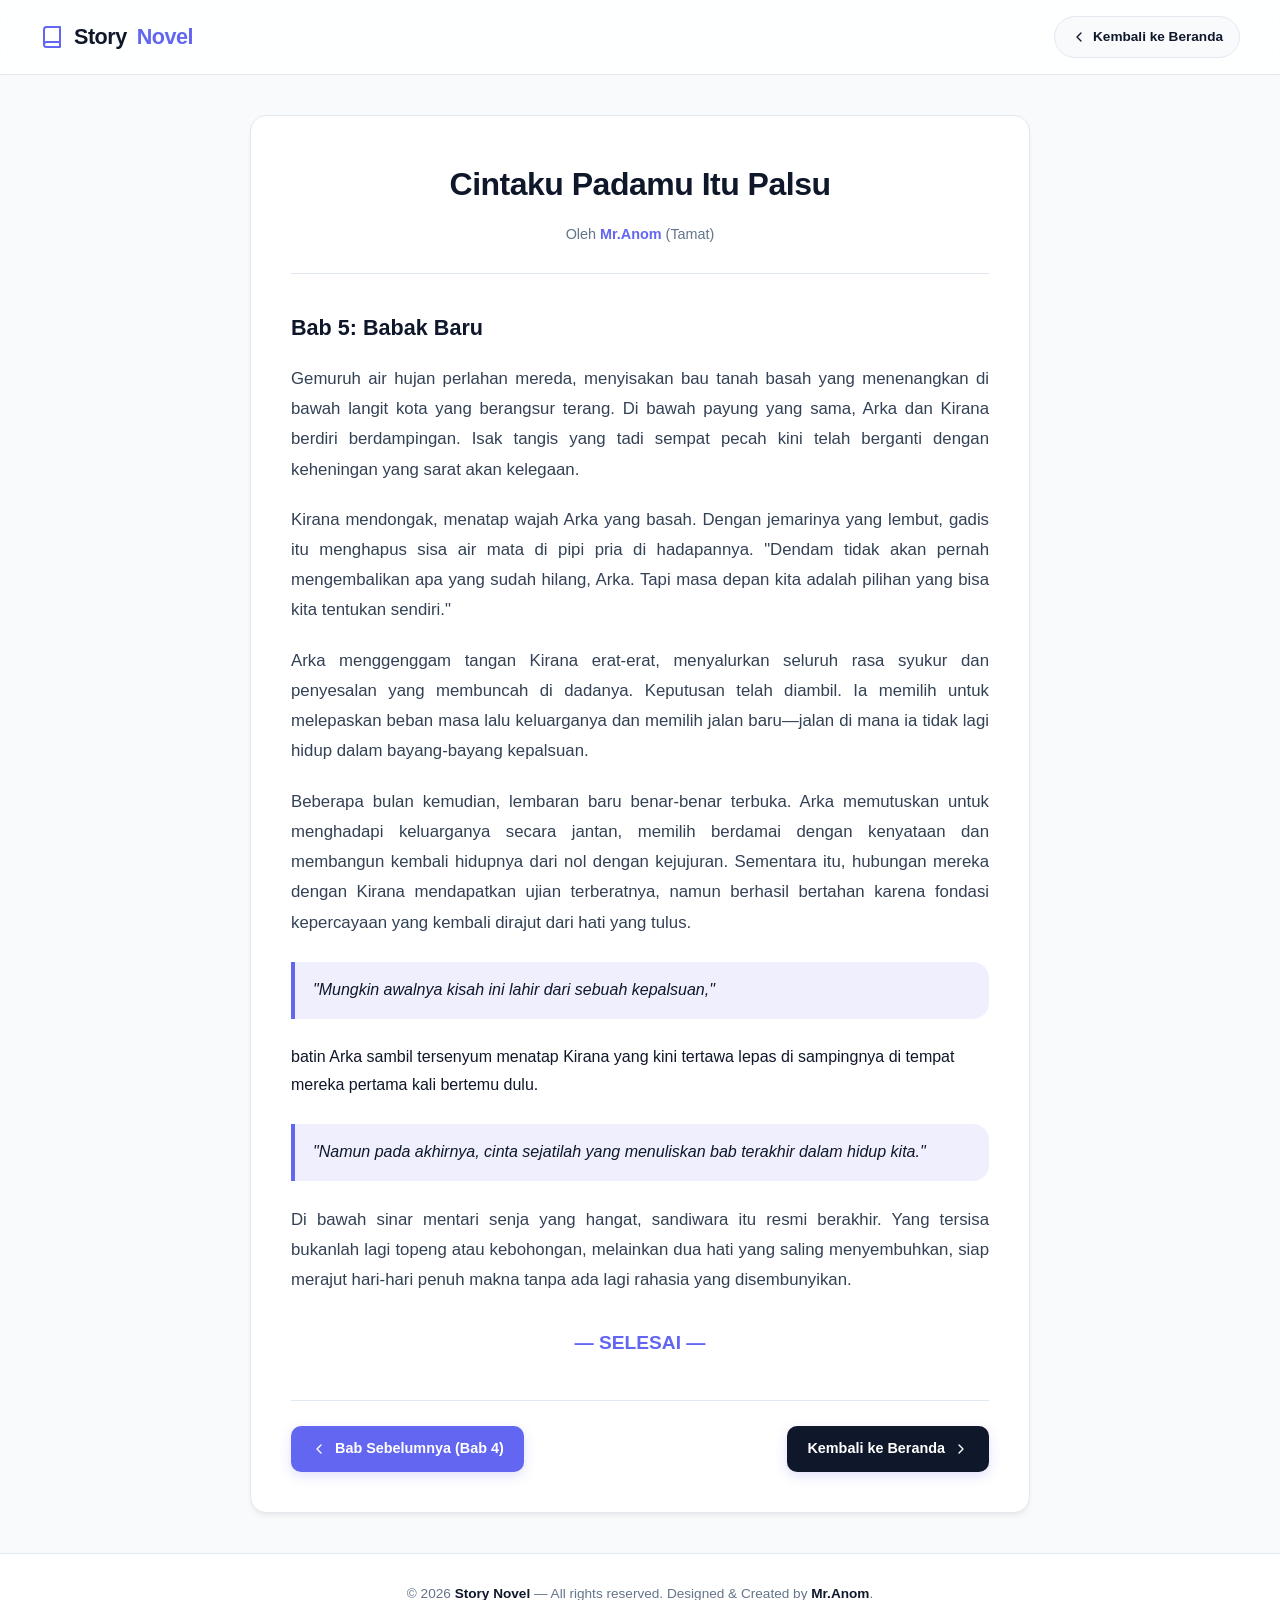
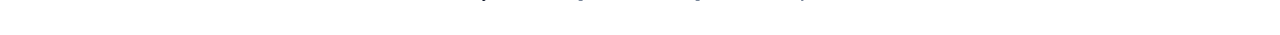
<file: cintaku-palsu-bab5.html>
<!DOCTYPE html>
<html lang="id">
<head>
    <meta charset="UTF-8">
    <meta name="viewport" content="width=device-width, initial-scale=1.0">
    <title>Cintaku Padamu Itu Palsu - Bab 5 (End) - Story Novel</title>
    <style>
        :root {
            --bg-primary: #f8fafc;
            --bg-secondary: #ffffff;
            --bg-card: #ffffff;
            --text-main: #0f172a;
            --text-muted: #64748b;
            --accent: #6366f1;
            --accent-hover: #4f46e5;
            --accent-light: rgba(99, 102, 241, 0.1);
            
            --border-color: #e2e8f0;
            --shadow-sm: 0 4px 6px -1px rgba(0, 0, 0, 0.05), 0 2px 4px -2px rgba(0, 0, 0, 0.05);
            --shadow-md: 0 20px 25px -5px rgba(0, 0, 0, 0.05), 0 8px 10px -6px rgba(0, 0, 0, 0.05);
            --radius: 16px;
            --transition: 0.3s cubic-bezier(0.4, 0, 0.2, 1);
        }

        * {
            box-sizing: border-box;
            margin: 0;
            padding: 0;
        }

        html {
            -webkit-text-size-adjust: 100%;
            scroll-behavior: smooth;
        }

        body {
            font-family: 'Inter', -apple-system, BlinkMacSystemFont, 'Segoe UI', Roboto, Helvetica, Arial, sans-serif;
            background-color: var(--bg-primary);
            color: var(--text-main);
            min-height: 100vh;
            display: flex;
            flex-direction: column;
            line-height: 1.8;
            overflow-x: hidden;
        }

        /* ===== HEADER ===== */
        header {
            background-color: rgba(255, 255, 255, 0.85);
            backdrop-filter: blur(16px);
            -webkit-backdrop-filter: blur(16px);
            border-bottom: 1px solid var(--border-color);
            position: sticky;
            top: 0;
            z-index: 1000;
            padding: 16px 40px;
            display: flex;
            justify-content: space-between;
            align-items: center;
            flex-wrap: wrap;
            gap: 12px;
        }

        .logo-area {
            display: flex;
            align-items: center;
            gap: 16px;
        }

        .logo-area a {
            text-decoration: none;
            color: var(--text-main);
            font-size: 1.35rem;
            font-weight: 800;
            letter-spacing: -0.5px;
            display: flex;
            align-items: center;
            gap: 10px;
            transition: color var(--transition);
        }

        .logo-area a:hover {
            color: var(--accent);
        }

        .logo-icon {
            width: 24px;
            height: 24px;
            flex-shrink: 0;
            stroke: var(--accent);
        }

        .back-btn {
            background: var(--bg-primary);
            border: 1.5px solid var(--border-color);
            color: var(--text-main);
            padding: 8px 16px;
            border-radius: 30px;
            font-size: 0.85rem;
            font-weight: 600;
            text-decoration: none;
            transition: all var(--transition);
            display: inline-flex;
            align-items: center;
            gap: 6px;
        }

        .back-btn:hover {
            background: var(--accent);
            color: #fff;
            border-color: var(--accent);
            box-shadow: 0 4px 12px rgba(99, 102, 241, 0.25);
        }

        /* ===== READER CONTAINER ===== */
        .reader-container {
            max-width: 780px;
            margin: 40px auto;
            padding: 40px;
            background: var(--bg-secondary);
            border: 1px solid var(--border-color);
            border-radius: var(--radius);
            box-shadow: var(--shadow-sm);
            width: 100%;
        }

        .novel-header {
            text-align: center;
            margin-bottom: 35px;
            padding-bottom: 25px;
            border-bottom: 1px solid var(--border-color);
        }

        .novel-header h1 {
            font-size: 2rem;
            font-weight: 800;
            color: var(--text-main);
            margin-bottom: 8px;
            letter-spacing: -0.5px;
        }

        .novel-meta {
            font-size: 0.9rem;
            color: var(--text-muted);
            font-weight: 500;
        }

        .novel-meta span {
            color: var(--accent);
            font-weight: 600;
        }

        /* ===== CHAPTER CONTENT ===== */
        .chapter-content h2 {
            font-size: 1.35rem;
            font-weight: 700;
            color: var(--text-main);
            margin-top: 24px;
            margin-bottom: 16px;
        }

        .chapter-content p {
            font-size: 1.05rem;
            color: #334155;
            margin-bottom: 20px;
            text-align: justify;
        }

        .chapter-content em {
            display: block;
            background: var(--accent-light);
            border-left: 4px solid var(--accent);
            padding: 14px 18px;
            margin: 24px 0;
            border-radius: 0 var(--radius) var(--radius) 0;
            font-style: italic;
            color: var(--text-main);
            font-weight: 500;
        }

        /* ===== NAVIGATION BUTTONS ===== */
        .chapter-navigation {
            margin-top: 40px;
            padding-top: 25px;
            border-top: 1px solid var(--border-color);
            display: flex;
            justify-content: space-between;
            align-items: center;
            gap: 12px;
        }

        .nav-btn {
            background: var(--accent);
            color: #fff;
            padding: 10px 20px;
            border-radius: 10px;
            font-weight: 600;
            font-size: 0.9rem;
            text-decoration: none;
            transition: all var(--transition);
            display: inline-flex;
            align-items: center;
            gap: 8px;
            box-shadow: 0 4px 12px rgba(99, 102, 241, 0.2);
        }

        .nav-btn:hover {
            background: var(--accent-hover);
            box-shadow: 0 6px 16px rgba(99, 102, 241, 0.35);
            transform: translateY(-1px);
        }

        .nav-btn.home-link {
            background: var(--text-main);
        }

        .nav-btn.home-link:hover {
            background: #334155;
        }

        /* ===== FOOTER ===== */
        footer {
            background: var(--bg-secondary);
            border-top: 1px solid var(--border-color);
            padding: 28px 20px;
            text-align: center;
            color: var(--text-muted);
            font-size: 0.85rem;
            margin-top: auto;
        }

        footer .footer-brand {
            color: var(--text-main);
            font-weight: 600;
        }

        /* ===== RESPONSIVE ===== */
        @media (max-width: 768px) {
            header {
                padding: 12px 20px;
            }
            .reader-container {
                margin: 20px 12px;
                padding: 24px 18px;
                border-radius: 12px;
            }
            .novel-header h1 {
                font-size: 1.5rem;
            }
            .chapter-content p {
                font-size: 0.98rem;
            }
            .chapter-navigation {
                flex-direction: column;
            }
            .nav-btn {
                width: 100%;
                justify-content: center;
            }
        }
    </style>
</head>
<body>

    <!-- ===== HEADER ===== -->
    <header>
        <div class="logo-area">
            <a href="index.html">
                <svg class="logo-icon" viewBox="0 0 24 24" fill="none" stroke="currentColor" stroke-width="2" stroke-linecap="round" stroke-linejoin="round"><path d="M4 19.5A2.5 2.5 0 0 1 6.5 17H20"/><path d="M6.5 2H20v20H6.5A2.5 2.5 0 0 1 4 19.5v-15A2.5 2.5 0 0 1 6.5 2z"/></svg>
                Story <span style="color:var(--accent);">Novel</span>
            </a>
        </div>
        <a href="index.html" class="back-btn">
            <svg style="width:16px;height:16px;" viewBox="0 0 24 24" fill="none" stroke="currentColor" stroke-width="2" stroke-linecap="round" stroke-linejoin="round"><path d="m15 18-6-6 6-6"/></svg>
            Kembali ke Beranda
        </a>
    </header>

    <!-- ===== KHUSUS KONTEN BAB 5 (END) ===== -->
    <main class="reader-container">
        <div class="novel-header">
            <h1>Cintaku Padamu Itu Palsu</h1>
            <div class="novel-meta">Oleh <span>Mr.Anom</span> (Tamat)</div>
        </div>

        <div class="chapter-content">
            <h2>Bab 5: Babak Baru</h2>
            
            <p>Gemuruh air hujan perlahan mereda, menyisakan bau tanah basah yang menenangkan di bawah langit kota yang berangsur terang. Di bawah payung yang sama, Arka dan Kirana berdiri berdampingan. Isak tangis yang tadi sempat pecah kini telah berganti dengan keheningan yang sarat akan kelegaan.</p>
            
            <p>Kirana mendongak, menatap wajah Arka yang basah. Dengan jemarinya yang lembut, gadis itu menghapus sisa air mata di pipi pria di hadapannya. "Dendam tidak akan pernah mengembalikan apa yang sudah hilang, Arka. Tapi masa depan kita adalah pilihan yang bisa kita tentukan sendiri."</p>
            
            <p>Arka menggenggam tangan Kirana erat-erat, menyalurkan seluruh rasa syukur dan penyesalan yang membuncah di dadanya. Keputusan telah diambil. Ia memilih untuk melepaskan beban masa lalu keluarganya dan memilih jalan baru—jalan di mana ia tidak lagi hidup dalam bayang-bayang kepalsuan.</p>
            
            <p>Beberapa bulan kemudian, lembaran baru benar-benar terbuka. Arka memutuskan untuk menghadapi keluarganya secara jantan, memilih berdamai dengan kenyataan dan membangun kembali hidupnya dari nol dengan kejujuran. Sementara itu, hubungan mereka dengan Kirana mendapatkan ujian terberatnya, namun berhasil bertahan karena fondasi kepercayaan yang kembali dirajut dari hati yang tulus.</p>
            
            <em>"Mungkin awalnya kisah ini lahir dari sebuah kepalsuan,"</em> batin Arka sambil tersenyum menatap Kirana yang kini tertawa lepas di sampingnya di tempat mereka pertama kali bertemu dulu. <em>"Namun pada akhirnya, cinta sejatilah yang menuliskan bab terakhir dalam hidup kita."</em>
            
            <p>Di bawah sinar mentari senja yang hangat, sandiwara itu resmi berakhir. Yang tersisa bukanlah lagi topeng atau kebohongan, melainkan dua hati yang saling menyembuhkan, siap merajut hari-hari penuh makna tanpa ada lagi rahasia yang disembunyikan.</p>

            <div style="text-align: center; margin: 30px 0; font-weight: 700; color: var(--accent); font-size: 1.2rem;">
                — SELESAI —
            </div>

            <!-- TOMBOL NAVIGASI BAB -->
            <div class="chapter-navigation">
                <a href="cintaku-palsu-bab4.html" class="nav-btn">
                    <svg style="width:16px;height:16px;" viewBox="0 0 24 24" fill="none" stroke="currentColor" stroke-width="2" stroke-linecap="round" stroke-linejoin="round"><path d="m15 18-6-6 6-6"/></svg>
                    Bab Sebelumnya (Bab 4)
                </a>
                <a href="index.html" class="nav-btn home-link">
                    Kembali ke Beranda
                    <svg style="width:16px;height:16px;" viewBox="0 0 24 24" fill="none" stroke="currentColor" stroke-width="2" stroke-linecap="round" stroke-linejoin="round"><path d="m9 18 6-6-6-6"/></svg>
                </a>
            </div>
        </div>
    </main>

    <!-- ===== FOOTER ===== -->
    <footer>
        <p>&copy; 2026 <span class="footer-brand">Story Novel</span> — All rights reserved. Designed &amp; Created by <span class="footer-brand">Mr.Anom</span>.</p>
    </footer>

</body>
</html>
</file>
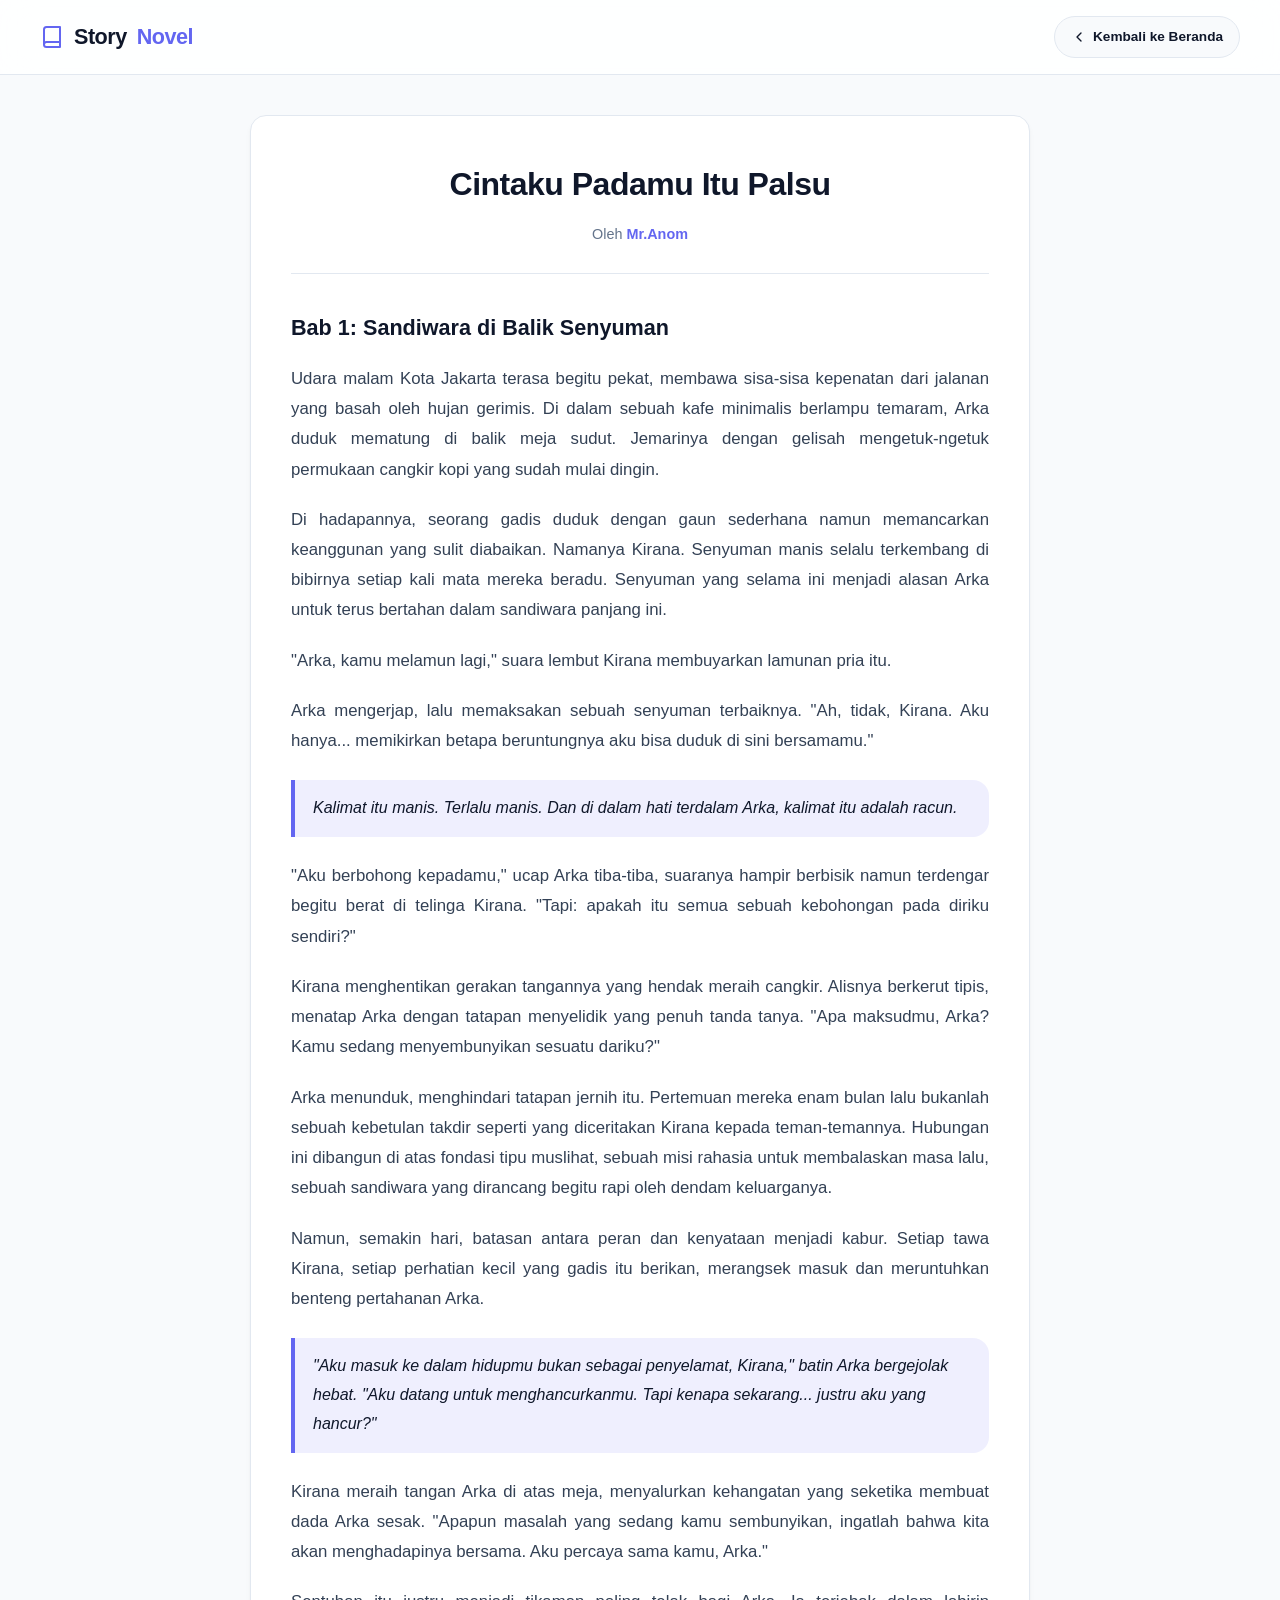
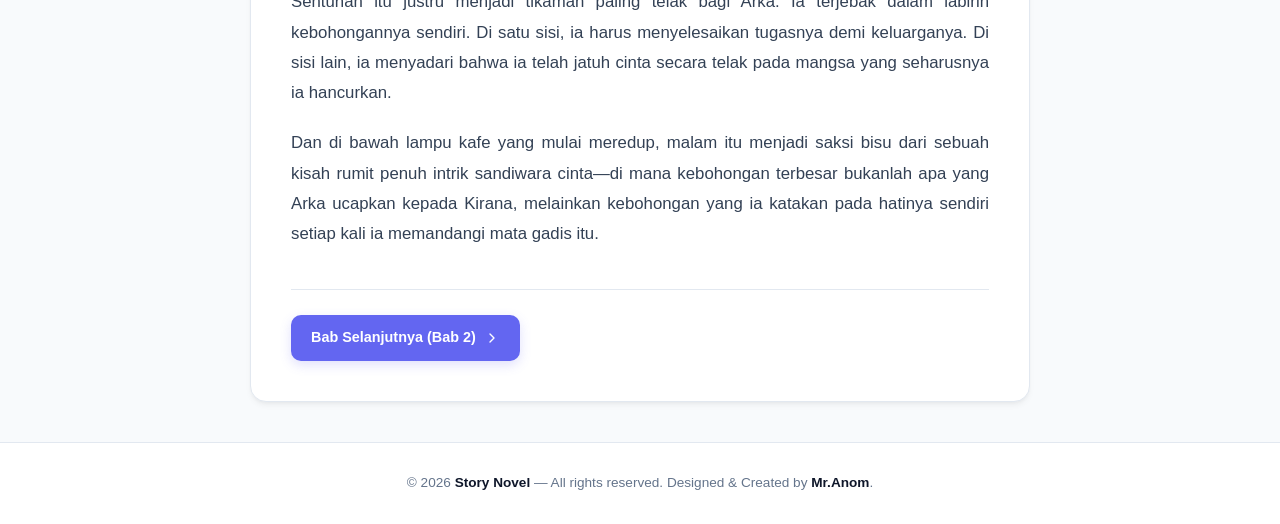
<file: cintaku-palsu.html>
<!DOCTYPE html>
<html lang="id">
<head>
    <meta charset="UTF-8">
    <meta name="viewport" content="width=device-width, initial-scale=1.0">
    <title>Cintaku Padamu Itu Palsu - Story Novel</title>
    <style>
        :root {
            --bg-primary: #f8fafc;
            --bg-secondary: #ffffff;
            --bg-card: #ffffff;
            --text-main: #0f172a;
            --text-muted: #64748b;
            --accent: #6366f1;
            --accent-hover: #4f46e5;
            --accent-light: rgba(99, 102, 241, 0.1);
            
            --border-color: #e2e8f0;
            --shadow-sm: 0 4px 6px -1px rgba(0, 0, 0, 0.05), 0 2px 4px -2px rgba(0, 0, 0, 0.05);
            --shadow-md: 0 20px 25px -5px rgba(0, 0, 0, 0.05), 0 8px 10px -6px rgba(0, 0, 0, 0.05);
            --radius: 16px;
            --transition: 0.3s cubic-bezier(0.4, 0, 0.2, 1);
        }

        * {
            box-sizing: border-box;
            margin: 0;
            padding: 0;
        }

        html {
            -webkit-text-size-adjust: 100%;
            scroll-behavior: smooth;
        }

        body {
            font-family: 'Inter', -apple-system, BlinkMacSystemFont, 'Segoe UI', Roboto, Helvetica, Arial, sans-serif;
            background-color: var(--bg-primary);
            color: var(--text-main);
            min-height: 100vh;
            display: flex;
            flex-direction: column;
            line-height: 1.8;
            overflow-x: hidden;
        }

        /* ===== HEADER ===== */
        header {
            background-color: rgba(255, 255, 255, 0.85);
            backdrop-filter: blur(16px);
            -webkit-backdrop-filter: blur(16px);
            border-bottom: 1px solid var(--border-color);
            position: sticky;
            top: 0;
            z-index: 1000;
            padding: 16px 40px;
            display: flex;
            justify-content: space-between;
            align-items: center;
            flex-wrap: wrap;
            gap: 12px;
        }

        .logo-area {
            display: flex;
            align-items: center;
            gap: 16px;
        }

        .logo-area a {
            text-decoration: none;
            color: var(--text-main);
            font-size: 1.35rem;
            font-weight: 800;
            letter-spacing: -0.5px;
            display: flex;
            align-items: center;
            gap: 10px;
            transition: color var(--transition);
        }

        .logo-area a:hover {
            color: var(--accent);
        }

        .logo-icon {
            width: 24px;
            height: 24px;
            flex-shrink: 0;
            stroke: var(--accent);
        }

        .back-btn {
            background: var(--bg-primary);
            border: 1.5px solid var(--border-color);
            color: var(--text-main);
            padding: 8px 16px;
            border-radius: 30px;
            font-size: 0.85rem;
            font-weight: 600;
            text-decoration: none;
            transition: all var(--transition);
            display: inline-flex;
            align-items: center;
            gap: 6px;
        }

        .back-btn:hover {
            background: var(--accent);
            color: #fff;
            border-color: var(--accent);
            box-shadow: 0 4px 12px rgba(99, 102, 241, 0.25);
        }

        /* ===== READER CONTAINER ===== */
        .reader-container {
            max-width: 780px;
            margin: 40px auto;
            padding: 40px;
            background: var(--bg-secondary);
            border: 1px solid var(--border-color);
            border-radius: var(--radius);
            box-shadow: var(--shadow-sm);
            width: 100%;
        }

        .novel-header {
            text-align: center;
            margin-bottom: 35px;
            padding-bottom: 25px;
            border-bottom: 1px solid var(--border-color);
        }

        .novel-header h1 {
            font-size: 2rem;
            font-weight: 800;
            color: var(--text-main);
            margin-bottom: 8px;
            letter-spacing: -0.5px;
        }

        .novel-meta {
            font-size: 0.9rem;
            color: var(--text-muted);
            font-weight: 500;
        }

        .novel-meta span {
            color: var(--accent);
            font-weight: 600;
        }

        /* ===== CHAPTER CONTENT ===== */
        .chapter-content h2 {
            font-size: 1.35rem;
            font-weight: 700;
            color: var(--text-main);
            margin-top: 24px;
            margin-bottom: 16px;
        }

        .chapter-content p {
            font-size: 1.05rem;
            color: #334155;
            margin-bottom: 20px;
            text-align: justify;
        }

        .chapter-content em {
            display: block;
            background: var(--accent-light);
            border-left: 4px solid var(--accent);
            padding: 14px 18px;
            margin: 24px 0;
            border-radius: 0 var(--radius) var(--radius) 0;
            font-style: italic;
            color: var(--text-main);
            font-weight: 500;
        }

        /* ===== NAVIGATION BUTTONS ===== */
        .chapter-navigation {
            margin-top: 40px;
            padding-top: 25px;
            border-top: 1px solid var(--border-color);
            display: flex;
            justify-content: space-between;
            align-items: center;
            gap: 12px;
        }

        .nav-btn {
            background: var(--accent);
            color: #fff;
            padding: 10px 20px;
            border-radius: 10px;
            font-weight: 600;
            font-size: 0.9rem;
            text-decoration: none;
            transition: all var(--transition);
            display: inline-flex;
            align-items: center;
            gap: 8px;
            box-shadow: 0 4px 12px rgba(99, 102, 241, 0.2);
        }

        .nav-btn:hover {
            background: var(--accent-hover);
            box-shadow: 0 6px 16px rgba(99, 102, 241, 0.35);
            transform: translateY(-1px);
        }

        .nav-btn.disabled {
            background: #f1f5f9;
            color: #94a3b8;
            pointer-events: none;
            box-shadow: none;
            border: 1px solid var(--border-color);
        }

        /* ===== FOOTER ===== */
        footer {
            background: var(--bg-secondary);
            border-top: 1px solid var(--border-color);
            padding: 28px 20px;
            text-align: center;
            color: var(--text-muted);
            font-size: 0.85rem;
            margin-top: auto;
        }

        footer .footer-brand {
            color: var(--text-main);
            font-weight: 600;
        }

        /* ===== RESPONSIVE ===== */
        @media (max-width: 768px) {
            header {
                padding: 12px 20px;
            }
            .reader-container {
                margin: 20px 12px;
                padding: 24px 18px;
                border-radius: 12px;
            }
            .novel-header h1 {
                font-size: 1.5rem;
            }
            .chapter-content p {
                font-size: 0.98rem;
            }
            .chapter-navigation {
                flex-direction: column;
            }
            .nav-btn {
                width: 100%;
                justify-content: center;
            }
        }
    </style>
</head>
<body>

    <!-- ===== HEADER ===== -->
    <header>
        <div class="logo-area">
            <a href="index.html">
                <svg class="logo-icon" viewBox="0 0 24 24" fill="none" stroke="currentColor" stroke-width="2" stroke-linecap="round" stroke-linejoin="round"><path d="M4 19.5A2.5 2.5 0 0 1 6.5 17H20"/><path d="M6.5 2H20v20H6.5A2.5 2.5 0 0 1 4 19.5v-15A2.5 2.5 0 0 1 6.5 2z"/></svg>
                Story <span style="color:var(--accent);">Novel</span>
            </a>
        </div>
        <a href="index.html" class="back-btn">
            <svg style="width:16px;height:16px;" viewBox="0 0 24 24" fill="none" stroke="currentColor" stroke-width="2" stroke-linecap="round" stroke-linejoin="round"><path d="m15 18-6-6 6-6"/></svg>
            Kembali ke Beranda
        </a>
    </header>

    <!-- ===== READER CONTAINER ===== -->
    <main class="reader-container">
        <div class="novel-header">
            <h1>Cintaku Padamu Itu Palsu</h1>
            <div class="novel-meta">Oleh <span>Mr.Anom</span></div>
        </div>

        <div class="chapter-content">
            <h2>Bab 1: Sandiwara di Balik Senyuman</h2>
            
            <p>Udara malam Kota Jakarta terasa begitu pekat, membawa sisa-sisa kepenatan dari jalanan yang basah oleh hujan gerimis. Di dalam sebuah kafe minimalis berlampu temaram, Arka duduk mematung di balik meja sudut. Jemarinya dengan gelisah mengetuk-ngetuk permukaan cangkir kopi yang sudah mulai dingin.</p>
            
            <p>Di hadapannya, seorang gadis duduk dengan gaun sederhana namun memancarkan keanggunan yang sulit diabaikan. Namanya Kirana. Senyuman manis selalu terkembang di bibirnya setiap kali mata mereka beradu. Senyuman yang selama ini menjadi alasan Arka untuk terus bertahan dalam sandiwara panjang ini.</p>
            
            <p>"Arka, kamu melamun lagi," suara lembut Kirana membuyarkan lamunan pria itu.</p>
            
            <p>Arka mengerjap, lalu memaksakan sebuah senyuman terbaiknya. "Ah, tidak, Kirana. Aku hanya... memikirkan betapa beruntungnya aku bisa duduk di sini bersamamu."</p>
            
            <em>Kalimat itu manis. Terlalu manis. Dan di dalam hati terdalam Arka, kalimat itu adalah racun.</em>
            
            <p>"Aku berbohong kepadamu," ucap Arka tiba-tiba, suaranya hampir berbisik namun terdengar begitu berat di telinga Kirana. "Tapi: apakah itu semua sebuah kebohongan pada diriku sendiri?"</p>
            
            <p>Kirana menghentikan gerakan tangannya yang hendak meraih cangkir. Alisnya berkerut tipis, menatap Arka dengan tatapan menyelidik yang penuh tanda tanya. "Apa maksudmu, Arka? Kamu sedang menyembunyikan sesuatu dariku?"</p>
            
            <p>Arka menunduk, menghindari tatapan jernih itu. Pertemuan mereka enam bulan lalu bukanlah sebuah kebetulan takdir seperti yang diceritakan Kirana kepada teman-temannya. Hubungan ini dibangun di atas fondasi tipu muslihat, sebuah misi rahasia untuk membalaskan masa lalu, sebuah sandiwara yang dirancang begitu rapi oleh dendam keluarganya.</p>
            
            <p>Namun, semakin hari, batasan antara peran dan kenyataan menjadi kabur. Setiap tawa Kirana, setiap perhatian kecil yang gadis itu berikan, merangsek masuk dan meruntuhkan benteng pertahanan Arka.</p>
            
            <em>"Aku masuk ke dalam hidupmu bukan sebagai penyelamat, Kirana," batin Arka bergejolak hebat. "Aku datang untuk menghancurkanmu. Tapi kenapa sekarang... justru aku yang hancur?"</em>
            
            <p>Kirana meraih tangan Arka di atas meja, menyalurkan kehangatan yang seketika membuat dada Arka sesak. "Apapun masalah yang sedang kamu sembunyikan, ingatlah bahwa kita akan menghadapinya bersama. Aku percaya sama kamu, Arka."</p>
            
            <p>Sentuhan itu justru menjadi tikaman paling telak bagi Arka. Ia terjebak dalam labirin kebohongannya sendiri. Di satu sisi, ia harus menyelesaikan tugasnya demi keluarganya. Di sisi lain, ia menyadari bahwa ia telah jatuh cinta secara telak pada mangsa yang seharusnya ia hancurkan.</p>
            
            <p>Dan di bawah lampu kafe yang mulai meredup, malam itu menjadi saksi bisu dari sebuah kisah rumit penuh intrik sandiwara cinta—di mana kebohongan terbesar bukanlah apa yang Arka ucapkan kepada Kirana, melainkan kebohongan yang ia katakan pada hatinya sendiri setiap kali ia memandangi mata gadis itu.</p>

            <!-- TOMBOL NAVIGASI BAB -->
            <div class="chapter-navigation">                
                <a href="cintaku-palsu-bab2.html" class="nav-btn">
                    Bab Selanjutnya (Bab 2)
                    <svg style="width:16px;height:16px;" viewBox="0 0 24 24" fill="none" stroke="currentColor" stroke-width="2" stroke-linecap="round" stroke-linejoin="round"><path d="m9 18 6-6-6-6"/></svg>
                </a>
            </div>
        </div>
    </main>

    <!-- ===== FOOTER ===== -->
    <footer>
        <p>&copy; 2026 <span class="footer-brand">Story Novel</span> — All rights reserved. Designed &amp; Created by <span class="footer-brand">Mr.Anom</span>.</p>
    </footer>

</body>
</html>
</file>
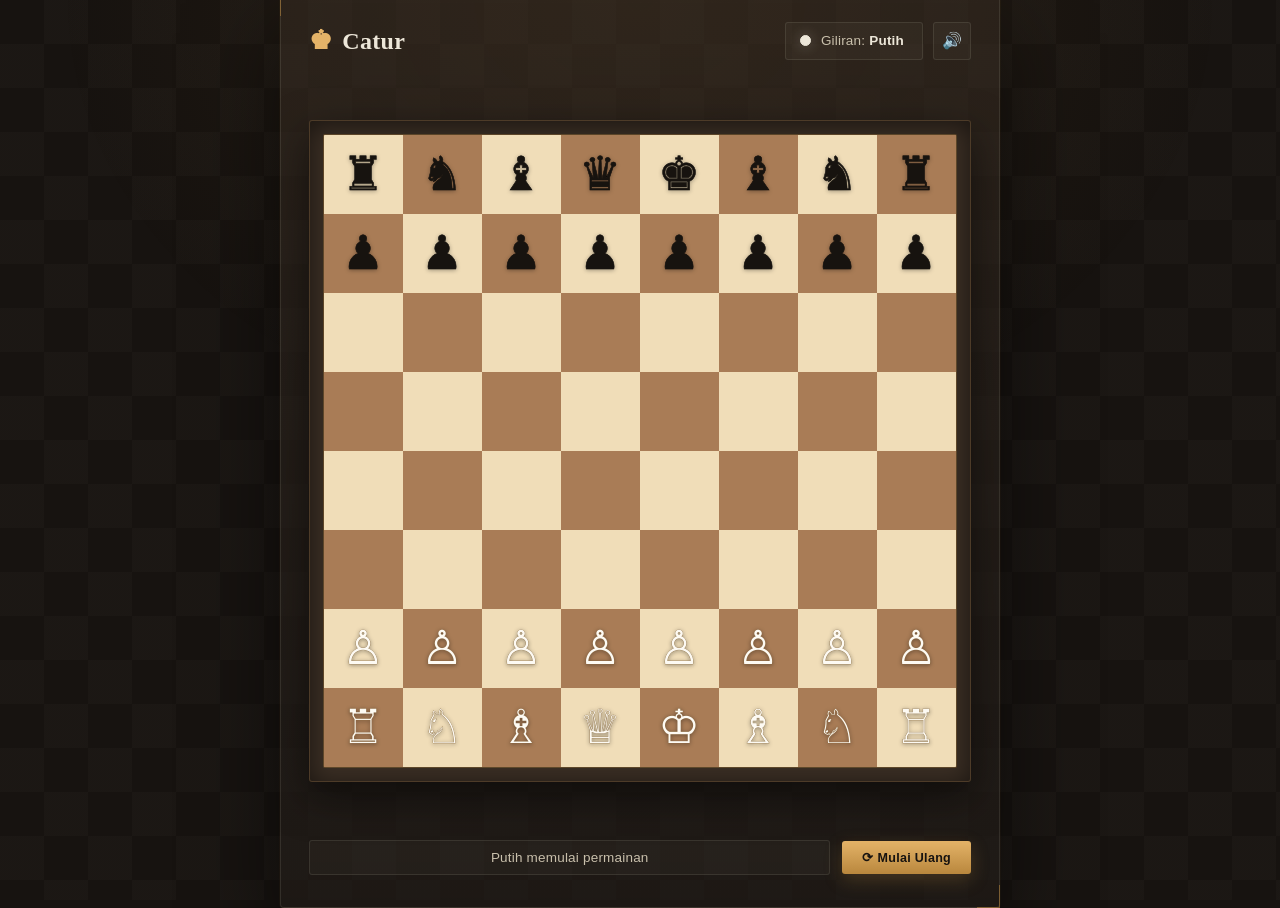
<file: game.html>
<!DOCTYPE html>
<html lang="id">
<head>
    <meta charset="UTF-8" />
    <meta name="viewport" content="width=device-width, initial-scale=1.0" />
    <title>Catur · Permainan</title>
    <style>
        * {
            margin: 0;
            padding: 0;
            box-sizing: border-box;
        }

        @import url('https://fonts.googleapis.com/css2?family=Fraunces:opsz,wght@9..144,500;9..144,600;9..144,700&family=Inter:wght@400;500;600;700&display=swap');

        :root {
            --ivory: #EDE7D9;
            --ivory-dim: #C9C0AC;
            --board-dark: #201B17;
            --board-dark-2: #171310;
            --walnut: #3A2E24;
            --gold: #B9873D;
            --gold-bright: #E4B368;
            --line: rgba(237, 231, 217, 0.1);
            --green-move: #7fc97f;
            --red-check: #d16a5c;
            --blue-stale: #6f9bc9;
        }

        html, body {
            height: 100%;
        }

        body {
            min-height: 100vh;
            background: var(--board-dark-2);
            font-family: 'Inter', sans-serif;
            display: flex;
            align-items: center;
            justify-content: center;
            padding: 10px;
            margin: 0;
            color: var(--ivory);
            position: relative;
            overflow-x: hidden;
        }

        body::before {
            content: "";
            position: fixed;
            inset: 0;
            background-image:
                linear-gradient(45deg, rgba(237,231,217,0.025) 25%, transparent 25%, transparent 75%, rgba(237,231,217,0.025) 75%),
                linear-gradient(45deg, rgba(237,231,217,0.025) 25%, transparent 25%, transparent 75%, rgba(237,231,217,0.025) 75%);
            background-size: 88px 88px;
            background-position: 0 0, 44px 44px;
            pointer-events: none;
        }

        body::after {
            content: "";
            position: fixed;
            inset: 0;
            background: radial-gradient(ellipse 900px 700px at 50% 0%, rgba(185,135,61,0.09), transparent 65%);
            pointer-events: none;
        }

        /* ── Container ── */
        .game-wrapper {
            max-width: 720px;
            width: 100%;
            position: relative;
            background: linear-gradient(180deg, rgba(58,46,36,0.5), rgba(32,27,23,0.7));
            border-radius: 4px;
            padding: 28px 28px 32px;
            border: 1px solid var(--line);
            box-shadow:
                0 40px 90px rgba(0,0,0,0.55),
                0 0 0 1px rgba(185,135,61,0.06);
            z-index: 1;
        }

        .game-wrapper::before,
        .game-wrapper::after {
            content: "";
            position: absolute;
            width: 22px;
            height: 22px;
            border: 1px solid var(--gold);
            opacity: 0.55;
        }
        .game-wrapper::before {
            top: -1px;
            left: -1px;
            border-right: none;
            border-bottom: none;
        }
        .game-wrapper::after {
            bottom: -1px;
            right: -1px;
            border-left: none;
            border-top: none;
        }

        /* ── Header ── */
        .game-header {
            display: flex;
            align-items: center;
            justify-content: space-between;
            margin-bottom: 20px;
            flex-wrap: wrap;
            gap: 12px;
        }

        .game-title {
            display: flex;
            align-items: baseline;
            gap: 10px;
            font-family: 'Fraunces', serif;
            font-weight: 600;
            font-size: 24px;
            color: var(--ivory);
            letter-spacing: 0.3px;
        }

        .game-title span {
            font-size: 26px;
            font-family: 'Inter', sans-serif;
            color: var(--gold-bright);
        }

        .header-controls {
            display: flex;
            align-items: center;
            gap: 10px;
            flex-wrap: wrap;
        }

        .turn-indicator {
            display: flex;
            align-items: center;
            gap: 10px;
            background: rgba(237,231,217,0.03);
            padding: 0 18px 0 14px;
            height: 38px;
            border-radius: 3px;
            border: 1px solid var(--line);
            font-size: 13.5px;
            font-weight: 500;
            line-height: 1;
        }

        .turn-dot {
            width: 11px;
            height: 11px;
            border-radius: 50%;
            border: 1.5px solid rgba(237,231,217,0.25);
            transition: 0.3s;
            flex-shrink: 0;
            display: block;
        }

        .turn-dot.white {
            background: var(--ivory);
            border-color: var(--ivory);
            box-shadow: 0 0 14px rgba(237,231,217,0.3);
        }
        .turn-dot.black {
            background: #17130f;
            border-color: #55493a;
            box-shadow: 0 0 10px rgba(0,0,0,0.4);
        }

        .turn-label {
            color: var(--ivory-dim);
            letter-spacing: 0.2px;
            display: inline-flex;
            align-items: center;
            white-space: nowrap;
        }
        .turn-label strong {
            color: var(--ivory);
            font-weight: 600;
            margin-left: 4px;
        }

        .sound-toggle {
            display: flex;
            align-items: center;
            justify-content: center;
            width: 38px;
            height: 38px;
            background: rgba(237,231,217,0.03);
            border: 1px solid var(--line);
            border-radius: 3px;
            cursor: pointer;
            font-size: 16px;
            color: var(--ivory-dim);
            transition: 0.2s ease;
            user-select: none;
            flex-shrink: 0;
        }
        .sound-toggle:hover {
            background: rgba(237,231,217,0.08);
            color: var(--ivory);
        }
        .sound-toggle.muted {
            color: var(--red-check);
            border-color: rgba(209,106,92,0.35);
        }

        /* ── Captured pieces tray ── */
        .captured-row {
            display: flex;
            align-items: center;
            justify-content: space-between;
            gap: 10px;
            margin-bottom: 10px;
            min-height: 30px;
        }

        .captured-tray {
            display: flex;
            align-items: center;
            flex-wrap: wrap;
            gap: 1px;
            flex: 1;
            min-height: 26px;
        }

        .captured-tray.black-tray {
            justify-content: flex-start;
        }
        .captured-tray.white-tray {
            justify-content: flex-end;
        }

        .captured-piece {
            font-size: 19px;
            line-height: 1;
            width: 19px;
            text-align: center;
            opacity: 0.92;
            animation: pop-in 0.18s ease-out forwards;
        }

        .captured-piece.white-piece {
            color: #fdfaf3;
            -webkit-text-stroke: 0.4px #8a6a3d;
            text-stroke: 0.4px #8a6a3d;
            paint-order: stroke fill;
        }
        .captured-piece.black-piece {
            color: #4a4038;
            -webkit-text-stroke: 0.4px #17130f;
            text-stroke: 0.4px #17130f;
            paint-order: stroke fill;
        }

        .material-diff {
            font-size: 11.5px;
            font-weight: 600;
            color: var(--gold-bright);
            padding: 2px 8px;
            border-radius: 3px;
            background: rgba(228,179,104,0.08);
            border: 1px solid rgba(228,179,104,0.15);
            white-space: nowrap;
            flex-shrink: 0;
        }
        .material-diff:empty {
            display: none;
        }

        /* ── Board ── */
        .board-container {
            position: relative;
            width: 100%;
            aspect-ratio: 1/1;
            background: var(--walnut);
            border-radius: 3px;
            padding: 14px;
            box-shadow: inset 0 4px 24px rgba(0, 0, 0, 0.55), 0 14px 40px rgba(0, 0, 0, 0.5);
            border: 1px solid rgba(185,135,61,0.15);
            container-type: inline-size;
        }

        .board {
            display: grid;
            grid-template-columns: repeat(8, 1fr);
            grid-template-rows: repeat(8, 1fr);
            width: 100%;
            height: 100%;
            border-radius: 1px;
            overflow: hidden;
            background: #b58863;
            box-shadow: 0 0 0 1px rgba(185,135,61,0.3);
        }

        .cell {
            display: flex;
            align-items: center;
            justify-content: center;
            cursor: pointer;
            user-select: none;
            transition: background 0.12s, transform 0.08s;
            position: relative;
            aspect-ratio: 1/1;
            overflow: hidden;
        }

        .cell.light {
            background: #f0ddb8;
        }
        .cell.dark {
            background: #a97c56;
        }

        .cell.selected {
            background: var(--green-move) !important;
            box-shadow: inset 0 0 0 3px rgba(255, 255, 255, 0.5);
            z-index: 2;
        }

        .cell.valid-move::after {
            content: '';
            position: absolute;
            width: 26%;
            height: 26%;
            background: rgba(0, 0, 0, 0.18);
            border-radius: 50%;
            pointer-events: none;
            animation: pulse-dot 1.2s ease-in-out infinite;
            z-index: 0;
        }

        .cell.valid-capture {
            box-shadow: inset 0 0 0 4px rgba(0, 0, 0, 0.25);
            border-radius: 0;
        }

        .cell.valid-capture::after {
            content: '';
            position: absolute;
            inset: 4px;
            border-radius: 50%;
            border: 4px solid rgba(0, 0, 0, 0.18);
            pointer-events: none;
            z-index: 0;
        }

        /* ── Piece icons: rapikan ukuran, ketebalan outline, dan hilangkan glow berlebih ── */
        .cell .piece {
            display: flex;
            align-items: center;
            justify-content: center;
            width: 82%;
            height: 82%;
            line-height: 1;
            font-size: 7.4cqw;
            pointer-events: none;
            transition: transform 0.1s;
            z-index: 1;
        }

        .cell .piece.white-piece {
            color: #fdfaf3;
            -webkit-text-stroke: 0.5px #8a6a3d;
            text-stroke: 0.5px #8a6a3d;
            paint-order: stroke fill;
            filter: drop-shadow(0 1.5px 2px rgba(0, 0, 0, 0.4));
        }
        .cell .piece.black-piece {
            color: #17130f;
            -webkit-text-stroke: 0.5px #000000;
            text-stroke: 0.5px #000000;
            paint-order: stroke fill;
            filter: drop-shadow(0 1.5px 2px rgba(0, 0, 0, 0.35));
        }

        .cell:active .piece {
            transform: scale(0.92);
        }

        /* ── Status ── */
        .status-bar {
            display: flex;
            align-items: center;
            justify-content: space-between;
            margin-top: 18px;
            flex-wrap: wrap;
            gap: 12px;
        }

        .status-msg {
            font-size: 13.5px;
            font-weight: 500;
            color: var(--ivory-dim);
            background: rgba(237,231,217,0.03);
            padding: 9px 20px;
            border-radius: 3px;
            border: 1px solid var(--line);
            flex: 1;
            min-width: 140px;
            text-align: center;
            letter-spacing: 0.2px;
        }

        .status-msg.check {
            border-color: rgba(209,106,92,0.4);
            color: var(--red-check);
            background: rgba(209,106,92,0.08);
        }

        .status-msg.checkmate {
            border-color: rgba(228,179,104,0.5);
            color: var(--gold-bright);
            background: rgba(228,179,104,0.1);
            font-weight: 600;
        }

        .status-msg.stalemate {
            border-color: rgba(111,155,201,0.4);
            color: var(--blue-stale);
            background: rgba(111,155,201,0.08);
        }

        .btn-group {
            display: flex;
            gap: 10px;
            flex-wrap: wrap;
        }

        .btn-group button {
            padding: 9px 20px;
            font-size: 12.5px;
            font-weight: 600;
            border: none;
            border-radius: 3px;
            cursor: pointer;
            transition: 0.2s ease;
            background: rgba(237,231,217,0.04);
            color: var(--ivory-dim);
            border: 1px solid var(--line);
            font-family: 'Inter', sans-serif;
            letter-spacing: 0.3px;
        }

        .btn-group button:hover {
            background: rgba(237,231,217,0.08);
            color: var(--ivory);
            transform: translateY(-1px);
        }

        .btn-group button.reset-btn {
            background: linear-gradient(180deg, var(--gold-bright), var(--gold));
            color: var(--board-dark-2);
            border: none;
            box-shadow: 0 6px 18px rgba(185,135,61,0.25);
        }

        .btn-group button.reset-btn:hover {
            box-shadow: 0 8px 22px rgba(185,135,61,0.35);
            transform: translateY(-2px);
        }

        /* ── Animations ── */
        @keyframes pulse-dot {
            0%, 100% { transform: scale(1); opacity: 0.7; }
            50% { transform: scale(1.25); opacity: 1; }
        }

        @keyframes pop-in {
            0% { transform: scale(0.6); opacity: 0; }
            70% { transform: scale(1.06); }
            100% { transform: scale(1); opacity: 1; }
        }

        .cell .piece.pop {
            animation: pop-in 0.18s ease-out forwards;
        }

        /* ── Responsive ── */
        @media (max-width: 640px) {
            body {
                padding: 6px;
                align-items: center;
            }
            .game-wrapper {
                padding: 14px 10px 18px;
                border-radius: 4px;
                max-width: 100%;
                margin-top: 12px;
            }
            .game-title {
                font-size: 24px;
            }
            .game-title span {
                font-size: 26px;
            }
            .turn-indicator {
                font-size: 14px;
                padding: 0 16px 0 12px;
                height: 40px;
            }
            .turn-dot {
                width: 12px;
                height: 12px;
            }
            .sound-toggle {
                width: 40px;
                height: 40px;
            }
            .board-container {
                padding: 4px;
            }
            .cell .piece {
                font-size: 8.2cqw;
            }
            .cell .piece.white-piece {
                -webkit-text-stroke: 0.6px #8a6a3d;
                text-stroke: 0.6px #8a6a3d;
            }
            .captured-piece {
                font-size: 21px;
                width: 21px;
            }
            .material-diff {
                font-size: 12px;
            }
            .status-msg {
                font-size: 15px;
                padding: 11px 16px;
                min-width: 100px;
            }
            .btn-group button {
                font-size: 14.5px;
                padding: 11px 22px;
            }
            .cell.valid-move::after {
                width: 24%;
                height: 24%;
            }
            .cell.valid-capture::after {
                inset: 3px;
                border-width: 4px;
            }
        }

        @media (max-width: 420px) {
            .cell .piece {
                font-size: 8.6cqw;
            }
            .game-title {
                font-size: 21px;
            }
            .turn-indicator {
                font-size: 12.5px;
                padding: 0 12px;
                height: 38px;
            }
            .turn-dot {
                width: 11px;
                height: 11px;
            }
            .captured-piece {
                font-size: 18px;
                width: 18px;
            }
            .status-msg {
                font-size: 13.5px;
            }
            .btn-group button {
                font-size: 13px;
                padding: 10px 18px;
            }
        }

        ::-webkit-scrollbar {
            width: 4px;
        }
        ::-webkit-scrollbar-track {
            background: transparent;
        }
        ::-webkit-scrollbar-thumb {
            background: rgba(237,231,217,0.15);
            border-radius: 4px;
        }

        /* ── Promotion Modal ── */
        .promo-overlay {
            position: fixed;
            inset: 0;
            background: rgba(10, 8, 6, 0.72);
            backdrop-filter: blur(3px);
            display: flex;
            align-items: center;
            justify-content: center;
            z-index: 100;
            padding: 20px;
            opacity: 0;
            pointer-events: none;
            transition: opacity 0.18s ease;
        }
        .promo-overlay.active {
            opacity: 1;
            pointer-events: auto;
        }

        .promo-modal {
            background: linear-gradient(180deg, #3A2E24, #201B17);
            border: 1px solid var(--line);
            border-radius: 5px;
            padding: 26px 24px 22px;
            max-width: 340px;
            width: 100%;
            text-align: center;
            box-shadow: 0 30px 70px rgba(0,0,0,0.6), 0 0 0 1px rgba(185,135,61,0.1);
            transform: scale(0.92) translateY(8px);
            transition: transform 0.18s ease;
        }
        .promo-overlay.active .promo-modal {
            transform: scale(1) translateY(0);
        }

        .promo-title {
            font-family: 'Fraunces', serif;
            font-weight: 600;
            font-size: 19px;
            color: var(--ivory);
            margin-bottom: 4px;
        }

        .promo-subtitle {
            font-size: 12px;
            color: var(--ivory-dim);
            letter-spacing: 0.3px;
            margin-bottom: 20px;
        }

        .promo-choices {
            display: grid;
            grid-template-columns: repeat(4, 1fr);
            gap: 10px;
        }

        .promo-choice {
            display: flex;
            flex-direction: column;
            align-items: center;
            justify-content: center;
            gap: 6px;
            padding: 14px 4px 10px;
            background: rgba(237,231,217,0.03);
            border: 1px solid var(--line);
            border-radius: 4px;
            cursor: pointer;
            transition: 0.15s ease;
        }

        .promo-choice:hover,
        .promo-choice:active {
            background: rgba(228,179,104,0.12);
            border-color: rgba(228,179,104,0.4);
            transform: translateY(-2px);
        }

        .promo-choice .promo-icon {
            font-size: 34px;
            line-height: 1;
        }

        .promo-choice.white-piece .promo-icon {
            color: #fdfaf3;
            -webkit-text-stroke: 0.6px #8a6a3d;
            text-stroke: 0.6px #8a6a3d;
            paint-order: stroke fill;
            filter: drop-shadow(0 2px 3px rgba(0,0,0,0.4));
        }
        .promo-choice.black-piece .promo-icon {
            color: #17130f;
            -webkit-text-stroke: 0.6px #000;
            text-stroke: 0.6px #000;
            paint-order: stroke fill;
            filter: drop-shadow(0 2px 3px rgba(0,0,0,0.35));
        }

        .promo-choice .promo-name {
            font-size: 10.5px;
            font-weight: 500;
            color: var(--ivory-dim);
            letter-spacing: 0.3px;
        }

        @media (max-width: 420px) {
            .promo-modal {
                padding: 22px 16px 18px;
            }
            .promo-title {
                font-size: 17px;
            }
            .promo-choice .promo-icon {
                font-size: 30px;
            }
        }
    </style>
</head>
<body>

    <div class="game-wrapper">
        <!-- Header -->
        <div class="game-header">
            <div class="game-title">
                <span>♚</span> Catur
            </div>
            <div class="header-controls">
                <div class="turn-indicator" id="turnIndicator">
                    <span class="turn-dot white" id="turnDot"></span>
                    <span class="turn-label">Giliran:<strong id="turnLabel">Putih</strong></span>
                </div>
                <div class="sound-toggle" id="soundToggle" title="Nyalakan/matikan suara">🔊</div>
            </div>
        </div>

        <!-- Captured pieces (bidak yang dimakan Putih, ditampilkan di atas) -->
        <div class="captured-row">
            <div class="captured-tray black-tray" id="capturedByWhite"></div>
            <div class="material-diff" id="materialDiffTop"></div>
        </div>

        <!-- Board -->
        <div class="board-container">
            <div class="board" id="board"></div>
        </div>

        <!-- Captured pieces (bidak yang dimakan Hitam, ditampilkan di bawah) -->
        <div class="captured-row" style="margin-top: 10px; margin-bottom: 0;">
            <div class="captured-tray white-tray" id="capturedByBlack"></div>
            <div class="material-diff" id="materialDiffBottom"></div>
        </div>

        <!-- Status & Kontrol -->
        <div class="status-bar">
            <div class="status-msg" id="statusMsg">Putih memulai permainan</div>
            <div class="btn-group">
                <button class="reset-btn" id="resetBtn">⟳ Mulai Ulang</button>
            </div>
        </div>
    </div>

    <!-- Promotion Modal -->
    <div class="promo-overlay" id="promoOverlay">
        <div class="promo-modal">
            <p class="promo-title">Promosi Pion</p>
            <p class="promo-subtitle">Pilih bidak pengganti</p>
            <div class="promo-choices" id="promoChoices"></div>
        </div>
    </div>

    <script>
        // ━━━━━━━━━━━━━━━━━━━━━━━━━━━━━━━━━━━━━━━━━━━━━━━━━━━━
        //  SOUND ENGINE — synthesized via Web Audio API
        // ━━━━━━━━━━━━━━━━━━━━━━━━━━━━━━━━━━━━━━━━━━━━━━━━━━━━

        let audioCtx = null;
        let soundEnabled = true;

        function getAudioCtx() {
            if (!audioCtx) {
                audioCtx = new (window.AudioContext || window.webkitAudioContext)();
            }
            if (audioCtx.state === 'suspended') {
                audioCtx.resume();
            }
            return audioCtx;
        }

        // Generic tone: oscillator + envelope
        function playTone({ freq, duration = 0.12, type = 'sine', gain = 0.4, delay = 0, freqEnd = null, attack = 0.005 }) {
            if (!soundEnabled) return;
            try {
                const ctx = getAudioCtx();
                const t0 = ctx.currentTime + delay;
                const osc = ctx.createOscillator();
                const amp = ctx.createGain();

                osc.type = type;
                osc.frequency.setValueAtTime(freq, t0);
                if (freqEnd !== null) {
                    osc.frequency.exponentialRampToValueAtTime(Math.max(freqEnd, 1), t0 + duration);
                }

                amp.gain.setValueAtTime(0, t0);
                amp.gain.linearRampToValueAtTime(gain, t0 + attack);
                amp.gain.exponentialRampToValueAtTime(0.0001, t0 + duration);

                osc.connect(amp);
                amp.connect(ctx.destination);

                osc.start(t0);
                osc.stop(t0 + duration + 0.02);
            } catch (e) { /* audio unsupported, fail silently */ }
        }

        // Soft filtered "click/knock" noise burst — used for move/capture feel
        function playKnock({ delay = 0, duration = 0.09, gain = 0.75, freq = 220 }) {
            if (!soundEnabled) return;
            try {
                const ctx = getAudioCtx();
                const t0 = ctx.currentTime + delay;
                const bufferSize = Math.floor(ctx.sampleRate * duration);
                const buffer = ctx.createBuffer(1, bufferSize, ctx.sampleRate);
                const data = buffer.getChannelData(0);
                for (let i = 0; i < bufferSize; i++) {
                    data[i] = (Math.random() * 2 - 1) * Math.pow(1 - i / bufferSize, 2.5);
                }
                const noise = ctx.createBufferSource();
                noise.buffer = buffer;

                const filter = ctx.createBiquadFilter();
                filter.type = 'lowpass';
                filter.frequency.setValueAtTime(freq, t0);

                const amp = ctx.createGain();
                amp.gain.setValueAtTime(gain, t0);
                amp.gain.exponentialRampToValueAtTime(0.0001, t0 + duration);

                noise.connect(filter);
                filter.connect(amp);
                amp.connect(ctx.destination);

                noise.start(t0);
                noise.stop(t0 + duration + 0.02);
            } catch (e) { /* ignore */ }
        }

        function sfxMove() {
            playKnock({ freq: 700, duration: 0.08, gain: 0.65 });
        }

        function sfxCapture() {
            playKnock({ freq: 320, duration: 0.12, gain: 0.85 });
            playTone({ freq: 180, freqEnd: 90, duration: 0.16, type: 'triangle', gain: 0.35, delay: 0.01 });
        }

        function sfxCastle() {
            playKnock({ freq: 650, duration: 0.07, gain: 0.6 });
            playKnock({ freq: 650, duration: 0.07, gain: 0.6, delay: 0.09 });
        }

        function sfxPromote() {
            playTone({ freq: 523.25, duration: 0.12, type: 'triangle', gain: 0.4 });
            playTone({ freq: 659.25, duration: 0.12, type: 'triangle', gain: 0.4, delay: 0.09 });
            playTone({ freq: 783.99, duration: 0.18, type: 'triangle', gain: 0.42 });
        }

        function sfxCheck() {
            playTone({ freq: 880, duration: 0.1, type: 'square', gain: 0.3 });
            playTone({ freq: 880, duration: 0.16, type: 'square', gain: 0.3, delay: 0.12 });
        }

        function sfxCheckmate() {
            playTone({ freq: 392, duration: 0.2, type: 'sawtooth', gain: 0.35 });
            playTone({ freq: 329.63, duration: 0.2, type: 'sawtooth', gain: 0.35, delay: 0.16 });
            playTone({ freq: 261.63, duration: 0.45, type: 'sawtooth', gain: 0.4, delay: 0.32 });
        }

        function sfxStalemate() {
            playTone({ freq: 440, duration: 0.22, type: 'sine', gain: 0.3 });
            playTone({ freq: 415.3, duration: 0.38, type: 'sine', gain: 0.3, delay: 0.18 });
        }

        function sfxSelect() {
            playTone({ freq: 950, duration: 0.05, type: 'sine', gain: 0.2 });
        }

        function sfxIllegal() {
            playTone({ freq: 160, duration: 0.1, type: 'square', gain: 0.2 });
        }

        // ━━━━━━━━━━━━━━━━━━━━━━━━━━━━━━━━━━━━━━━━━━━━━━━━━━━━
        //  CHESS ENGINE — fully self-contained
        // ━━━━━━━━━━━━━━━━━━━━━━━━━━━━━━━━━━━━━━━━━━━━━━━━━━━━

        // ── Types ──
        const COLORS = { WHITE: 'white', BLACK: 'black' };
        const PIECES = { KING: 'king', QUEEN: 'queen', ROOK: 'rook', BISHOP: 'bishop', KNIGHT: 'knight', PAWN: 'pawn' };

        const UNICODE = {
            white: { king: '♔', queen: '♕', rook: '♖', bishop: '♗', knight: '♘', pawn: '♙' },
            black: { king: '♚', queen: '♛', rook: '♜', bishop: '♝', knight: '♞', pawn: '♟' }
        };

        const PIECE_VALUE = {
            pawn: 1, knight: 3, bishop: 3, rook: 5, queen: 9, king: 0
        };

        // Urutan tampilan di tray: bidak bernilai tinggi lebih dulu
        const DISPLAY_ORDER = ['queen', 'rook', 'bishop', 'knight', 'pawn'];

        // ── State ──
        let board = [];
        let currentTurn = COLORS.WHITE;
        let selected = null; // { row, col }
        let validMoves = [];
        let moveHistory = [];
        let gameOver = false;
        let gameOverReason = ''; // 'checkmate' | 'stalemate' | ''
        let enPassantTarget = null; // { row, col } atau null
        let castlingRights = {
            white: { kingSide: true, queenSide: true },
            black: { kingSide: true, queenSide: true }
        };
        let moveCount = 0;
        let capturedByWhite = []; // bidak hitam yang dimakan putih
        let capturedByBlack = []; // bidak putih yang dimakan hitam

        // DOM refs
        const boardEl = document.getElementById('board');
        const turnDot = document.getElementById('turnDot');
        const turnLabel = document.getElementById('turnLabel');
        const statusMsg = document.getElementById('statusMsg');
        const soundToggle = document.getElementById('soundToggle');
        const capturedByWhiteEl = document.getElementById('capturedByWhite');
        const capturedByBlackEl = document.getElementById('capturedByBlack');
        const materialDiffTopEl = document.getElementById('materialDiffTop');
        const materialDiffBottomEl = document.getElementById('materialDiffBottom');
        const promoOverlay = document.getElementById('promoOverlay');
        const promoChoices = document.getElementById('promoChoices');

        const PROMO_NAMES = { queen: 'Ratu', rook: 'Benteng', bishop: 'Gajah', knight: 'Kuda' };

        // Menampilkan modal promosi dan mengembalikan Promise yang resolve dengan tipe bidak terpilih
        function askPromotion(color) {
            return new Promise((resolve) => {
                promoChoices.innerHTML = '';
                for (const type of ['queen', 'rook', 'bishop', 'knight']) {
                    const btn = document.createElement('div');
                    btn.className = `promo-choice ${color}-piece`;
                    btn.innerHTML = `
                        <span class="promo-icon">${UNICODE[color][type]}</span>
                        <span class="promo-name">${PROMO_NAMES[type]}</span>
                    `;
                    btn.addEventListener('click', () => {
                        promoOverlay.classList.remove('active');
                        resolve(type);
                    });
                    promoChoices.appendChild(btn);
                }
                promoOverlay.classList.add('active');
            });
        }

        // ── Sound toggle ──
        soundToggle.addEventListener('click', () => {
            soundEnabled = !soundEnabled;
            soundToggle.textContent = soundEnabled ? '🔊' : '🔇';
            soundToggle.classList.toggle('muted', !soundEnabled);
            if (soundEnabled) {
                getAudioCtx();
                playTone({ freq: 700, duration: 0.06, type: 'sine', gain: 0.1 });
            }
        });

        // ── Initialisation ──
        function createInitialBoard() {
            const b = [];
            const backRank = [
                PIECES.ROOK, PIECES.KNIGHT, PIECES.BISHOP, PIECES.QUEEN,
                PIECES.KING, PIECES.BISHOP, PIECES.KNIGHT, PIECES.ROOK
            ];
            for (let r = 0; r < 8; r++) {
                b[r] = [];
                for (let c = 0; c < 8; c++) {
                    let piece = null;
                    if (r === 0) piece = { type: backRank[c], color: COLORS.BLACK };
                    else if (r === 1) piece = { type: PIECES.PAWN, color: COLORS.BLACK };
                    else if (r === 6) piece = { type: PIECES.PAWN, color: COLORS.WHITE };
                    else if (r === 7) piece = { type: backRank[c], color: COLORS.WHITE };
                    b[r][c] = piece;
                }
            }
            return b;
        }

        function initGame() {
            board = createInitialBoard();
            currentTurn = COLORS.WHITE;
            selected = null;
            validMoves = [];
            moveHistory = [];
            gameOver = false;
            gameOverReason = '';
            enPassantTarget = null;
            castlingRights = {
                white: { kingSide: true, queenSide: true },
                black: { kingSide: true, queenSide: true }
            };
            moveCount = 0;
            capturedByWhite = [];
            capturedByBlack = [];
            render();
            updateStatus('Putih memulai permainan', '');
        }

        // ── Captured tray rendering ──
        function renderCapturedTray(container, pieces, colorClass) {
            container.innerHTML = '';
            const sorted = [...pieces].sort(
                (a, b) => DISPLAY_ORDER.indexOf(a) - DISPLAY_ORDER.indexOf(b)
            );
            for (const type of sorted) {
                const span = document.createElement('span');
                span.className = `captured-piece ${colorClass}`;
                span.textContent = UNICODE[colorClass === 'white-piece' ? 'white' : 'black'][type];
                container.appendChild(span);
            }
        }

        function renderCapturedTrays() {
            // Bidak hitam yang dimakan putih → ditampilkan di atas papan
            renderCapturedTray(capturedByWhiteEl, capturedByWhite, 'black-piece');
            // Bidak putih yang dimakan hitam → ditampilkan di bawah papan
            renderCapturedTray(capturedByBlackEl, capturedByBlack, 'white-piece');

            const whiteMaterial = capturedByWhite.reduce((s, t) => s + PIECE_VALUE[t], 0);
            const blackMaterial = capturedByBlack.reduce((s, t) => s + PIECE_VALUE[t], 0);
            const diff = whiteMaterial - blackMaterial;

            materialDiffTopEl.textContent = '';
            materialDiffBottomEl.textContent = '';
            if (diff > 0) {
                materialDiffTopEl.textContent = `+${diff}`;
            } else if (diff < 0) {
                materialDiffBottomEl.textContent = `+${Math.abs(diff)}`;
            }
        }

        // ── Rendering ──
        function render() {
            boardEl.innerHTML = '';
            for (let r = 0; r < 8; r++) {
                for (let c = 0; c < 8; c++) {
                    const cell = document.createElement('div');
                    cell.className = `cell ${(r + c) % 2 === 0 ? 'light' : 'dark'}`;
                    cell.dataset.row = r;
                    cell.dataset.col = c;

                    const piece = board[r][c];
                    if (piece) {
                        const span = document.createElement('span');
                        span.className = `piece ${piece.color}-piece`;
                        span.textContent = UNICODE[piece.color][piece.type];
                        cell.appendChild(span);
                    }

                    // highlight
                    if (selected && selected.row === r && selected.col === c) {
                        cell.classList.add('selected');
                    }
                    if (validMoves.some(m => m.row === r && m.col === c)) {
                        const target = board[r][c];
                        if (target) {
                            cell.classList.add('valid-capture');
                        } else {
                            cell.classList.add('valid-move');
                        }
                    }

                    cell.addEventListener('click', () => onCellClick(r, c));
                    boardEl.appendChild(cell);
                }
            }

            // Update turn indicator
            const isWhite = currentTurn === COLORS.WHITE;
            turnDot.className = `turn-dot ${isWhite ? 'white' : 'black'}`;
            turnLabel.querySelector('strong') ? null : null;
            const strongEl = turnLabel.querySelector('strong');
            if (strongEl) strongEl.textContent = isWhite ? 'Putih' : 'Hitam';

            // Captured pieces trays
            renderCapturedTrays();

            // Status
            if (gameOver) {
                if (gameOverReason === 'checkmate') {
                    const winner = currentTurn === COLORS.WHITE ? 'Hitam' : 'Putih';
                    updateStatus(`♛ Skakmat! ${winner} menang!`, 'checkmate');
                } else if (gameOverReason === 'stalemate') {
                    updateStatus('⚖️ Stalemate — Seri!', 'stalemate');
                }
            } else {
                const inCheck = isInCheck(currentTurn);
                if (inCheck) {
                    updateStatus(`⚠️ Skak! ${isWhite ? 'Putih' : 'Hitam'} dalam bahaya`, 'check');
                } else {
                    updateStatus(`${isWhite ? 'Putih' : 'Hitam'} giliran bergerak`, '');
                }
            }
        }

        function updateStatus(msg, cls) {
            statusMsg.textContent = msg;
            statusMsg.className = 'status-msg' + (cls ? ' ' + cls : '');
        }

        // ── Click handler ──
        let moveInProgress = false;
        async function onCellClick(row, col) {
            if (gameOver || moveInProgress) return;

            const piece = board[row][col];

            // If we have a selected piece, try to move
            if (selected) {
                // Click on a valid move target
                if (validMoves.some(m => m.row === row && m.col === col)) {
                    moveInProgress = true;
                    await executeMove(selected.row, selected.col, row, col);
                    moveInProgress = false;
                    selected = null;
                    validMoves = [];
                    render();
                    return;
                }

                // Click on own piece → re-select
                if (piece && piece.color === currentTurn) {
                    selected = { row, col };
                    validMoves = getLegalMoves(row, col);
                    if (validMoves.length > 0) sfxSelect(); else sfxIllegal();
                    render();
                    return;
                }

                // Click on empty or enemy (not valid) → deselect
                selected = null;
                validMoves = [];
                render();
                return;
            }

            // No selection: select own piece
            if (piece && piece.color === currentTurn) {
                selected = { row, col };
                validMoves = getLegalMoves(row, col);
                if (validMoves.length > 0) sfxSelect(); else sfxIllegal();
                render();
            }
        }

        // ── Move execution ──
        async function executeMove(fromRow, fromCol, toRow, toCol) {
            const piece = board[fromRow][fromCol];
            const captured = board[toRow][toCol];
            const isEnPassant = enPassantTarget && enPassantTarget.row === toRow && enPassantTarget.col === toCol &&
                piece.type === PIECES.PAWN;

            // Save state for undo (optional)
            const moveData = {
                from: { row: fromRow, col: fromCol },
                to: { row: toRow, col: toCol },
                piece: { ...piece },
                captured: captured ? { ...captured } : null,
                enPassant: isEnPassant ? { ...enPassantTarget } : null,
                castling: null,
                prevEnPassant: enPassantTarget ? { ...enPassantTarget } : null,
                prevCastling: {
                    white: { ...castlingRights.white },
                    black: { ...castlingRights.black }
                }
            };

            // Move piece
            board[toRow][toCol] = piece;
            board[fromRow][fromCol] = null;

            // Track captured piece for tray
            if (captured) {
                if (piece.color === COLORS.WHITE) {
                    capturedByWhite.push(captured.type);
                } else {
                    capturedByBlack.push(captured.type);
                }
            }

            // En passant capture
            if (isEnPassant) {
                const epRow = piece.color === COLORS.WHITE ? toRow + 1 : toRow - 1;
                const epPiece = board[epRow][toCol];
                if (epPiece) {
                    if (piece.color === COLORS.WHITE) {
                        capturedByWhite.push(epPiece.type);
                    } else {
                        capturedByBlack.push(epPiece.type);
                    }
                }
                board[epRow][toCol] = null;
                moveData.enPassantCaptured = { row: epRow, col: toCol };
            }

            // Castling
            let didCastle = false;
            if (piece.type === PIECES.KING) {
                const row = piece.color === COLORS.WHITE ? 7 : 0;
                if (fromRow === row && fromCol === 4) {
                    if (toCol === 6) { // king-side
                        board[row][5] = board[row][7];
                        board[row][7] = null;
                        moveData.castling = { rookFrom: { row, col: 7 }, rookTo: { row, col: 5 } };
                        didCastle = true;
                    } else if (toCol === 2) { // queen-side
                        board[row][3] = board[row][0];
                        board[row][0] = null;
                        moveData.castling = { rookFrom: { row, col: 0 }, rookTo: { row, col: 3 } };
                        didCastle = true;
                    }
                }
                castlingRights[piece.color].kingSide = false;
                castlingRights[piece.color].queenSide = false;
            }

            // Rook moved → lose castling right
            if (piece.type === PIECES.ROOK) {
                const color = piece.color;
                const row = color === COLORS.WHITE ? 7 : 0;
                if (fromRow === row && fromCol === 0) castlingRights[color].queenSide = false;
                if (fromRow === row && fromCol === 7) castlingRights[color].kingSide = false;
            }

            // If a rook is captured, remove castling right
            if (captured && captured.type === PIECES.ROOK) {
                const color = captured.color;
                const row = color === COLORS.WHITE ? 7 : 0;
                if (toRow === row && toCol === 0) castlingRights[color].queenSide = false;
                if (toRow === row && toCol === 7) castlingRights[color].kingSide = false;
            }

            // En passant target
            enPassantTarget = null;
            if (piece.type === PIECES.PAWN && Math.abs(toRow - fromRow) === 2) {
                enPassantTarget = {
                    row: (fromRow + toRow) / 2,
                    col: fromCol
                };
            }

            // Pawn promotion
            let didPromote = false;
            if (piece.type === PIECES.PAWN) {
                const promoRow = piece.color === COLORS.WHITE ? 0 : 7;
                if (toRow === promoRow) {
                    // Render bidak pion dulu supaya papan ter-update sebelum modal muncul
                    render();
                    const chosenType = await askPromotion(piece.color);
                    board[toRow][toCol] = { type: chosenType, color: piece.color };
                    didPromote = true;
                }
            }

            // Switch turn
            const opponent = currentTurn === COLORS.WHITE ? COLORS.BLACK : COLORS.WHITE;
            currentTurn = opponent;

            // Check game state
            const inCheck = isInCheck(currentTurn);
            const hasLegal = hasLegalMoves(currentTurn);

            if (!hasLegal) {
                gameOver = true;
                gameOverReason = inCheck ? 'checkmate' : 'stalemate';
            }

            // ── Play sound effects (priority: checkmate > stalemate > check > promote > castle > capture > move) ──
            const wasCapture = !!captured || isEnPassant;
            if (gameOver && gameOverReason === 'checkmate') {
                sfxCheckmate();
            } else if (gameOver && gameOverReason === 'stalemate') {
                sfxStalemate();
            } else if (didPromote) {
                sfxPromote();
            } else if (didCastle) {
                sfxCastle();
            } else if (wasCapture) {
                sfxCapture();
                if (inCheck) setTimeout(sfxCheck, 150);
            } else {
                sfxMove();
                if (inCheck) setTimeout(sfxCheck, 130);
            }

            // Push to history
            moveHistory.push(moveData);
            moveCount++;

            // Clean selection
            selected = null;
            validMoves = [];
        }

        // ── Move generation ──

        function getRawMoves(row, col) {
            const piece = board[row][col];
            if (!piece) return [];
            const { type, color } = piece;
            const moves = [];
            const enemy = color === COLORS.WHITE ? COLORS.BLACK : COLORS.WHITE;

            const addMove = (r, c) => {
                if (r < 0 || r > 7 || c < 0 || c > 7) return false;
                const target = board[r][c];
                if (target && target.color === color) return false;
                moves.push({ row: r, col: c });
                return !target; // continue if empty
            };

            const addSliding = (dr, dc) => {
                let r = row + dr,
                    c = col + dc;
                while (r >= 0 && r < 8 && c >= 0 && c < 8) {
                    const target = board[r][c];
                    if (target && target.color === color) break;
                    moves.push({ row: r, col: c });
                    if (target && target.color === enemy) break;
                    r += dr;
                    c += dc;
                }
            };

            switch (type) {
                case PIECES.PAWN: {
                    const dir = color === COLORS.WHITE ? -1 : 1;
                    const startRow = color === COLORS.WHITE ? 6 : 1;
                    // forward
                    const nr = row + dir;
                    if (nr >= 0 && nr < 8 && !board[nr][col]) {
                        moves.push({ row: nr, col });
                        // double
                        if (row === startRow && !board[row + 2 * dir][col]) {
                            moves.push({ row: row + 2 * dir, col });
                        }
                    }
                    // captures
                    for (const dc of [-1, 1]) {
                        const nc = col + dc;
                        if (nc < 0 || nc > 7) continue;
                        const nr2 = row + dir;
                        if (nr2 < 0 || nr2 > 7) continue;
                        const target = board[nr2][nc];
                        if (target && target.color === enemy) {
                            moves.push({ row: nr2, col: nc });
                        }
                        // en passant
                        if (enPassantTarget && enPassantTarget.row === nr2 && enPassantTarget.col === nc) {
                            moves.push({ row: nr2, col: nc });
                        }
                    }
                    break;
                }
                case PIECES.KNIGHT:
                    for (const [dr, dc] of [
                            [-2, -1],
                            [-2, 1],
                            [-1, -2],
                            [-1, 2],
                            [1, -2],
                            [1, 2],
                            [2, -1],
                            [2, 1]
                        ]) {
                        addMove(row + dr, col + dc);
                    }
                    break;
                case PIECES.BISHOP:
                    addSliding(1, 1);
                    addSliding(1, -1);
                    addSliding(-1, 1);
                    addSliding(-1, -1);
                    break;
                case PIECES.ROOK:
                    addSliding(1, 0);
                    addSliding(-1, 0);
                    addSliding(0, 1);
                    addSliding(0, -1);
                    break;
                case PIECES.QUEEN:
                    addSliding(1, 0);
                    addSliding(-1, 0);
                    addSliding(0, 1);
                    addSliding(0, -1);
                    addSliding(1, 1);
                    addSliding(1, -1);
                    addSliding(-1, 1);
                    addSliding(-1, -1);
                    break;
                case PIECES.KING: {
                    for (const [dr, dc] of [
                            [-1, -1],
                            [-1, 0],
                            [-1, 1],
                            [0, -1],
                            [0, 1],
                            [1, -1],
                            [1, 0],
                            [1, 1]
                        ]) {
                        addMove(row + dr, col + dc);
                    }
                    // Castling
                    const kingRow = color === COLORS.WHITE ? 7 : 0;
                    if (row === kingRow && col === 4) {
                        const rights = castlingRights[color];
                        // king-side
                        if (rights.kingSide && !board[kingRow][5] && !board[kingRow][6] &&
                            board[kingRow][7] && board[kingRow][7].type === PIECES.ROOK && board[kingRow][7].color ===
                            color) {
                            // king not in check, and path not through check
                            if (!isSquareAttacked(kingRow, 4, enemy) &&
                                !isSquareAttacked(kingRow, 5, enemy) &&
                                !isSquareAttacked(kingRow, 6, enemy)) {
                                moves.push({ row: kingRow, col: 6 });
                            }
                        }
                        // queen-side
                        if (rights.queenSide && !board[kingRow][1] && !board[kingRow][2] && !board[kingRow][3] &&
                            board[kingRow][0] && board[kingRow][0].type === PIECES.ROOK && board[kingRow][0].color ===
                            color) {
                            if (!isSquareAttacked(kingRow, 4, enemy) &&
                                !isSquareAttacked(kingRow, 3, enemy) &&
                                !isSquareAttacked(kingRow, 2, enemy)) {
                                moves.push({ row: kingRow, col: 2 });
                            }
                        }
                    }
                    break;
                }
            }
            return moves;
        }

        function getLegalMoves(row, col) {
            const piece = board[row][col];
            if (!piece) return [];
            const raw = getRawMoves(row, col);
            const legal = [];
            for (const move of raw) {
                // Simulate move
                const simBoard = board.map(r => r.map(p => p ? { ...p } : null));
                const simEnPassant = enPassantTarget ? { ...enPassantTarget } : null;
                const simCastling = {
                    white: { ...castlingRights.white },
                    black: { ...castlingRights.black }
                };

                // Apply move on simulation
                const captured = simBoard[move.row][move.col];
                simBoard[move.row][move.col] = simBoard[row][col];
                simBoard[row][col] = null;

                // En passant
                let epCaptured = null;
                if (piece.type === PIECES.PAWN && simEnPassant && simEnPassant.row === move.row && simEnPassant.col === move
                    .col) {
                    const epRow = piece.color === COLORS.WHITE ? move.row + 1 : move.row - 1;
                    epCaptured = simBoard[epRow][move.col];
                    simBoard[epRow][move.col] = null;
                }

                // Castling
                let castled = null;
                if (piece.type === PIECES.KING) {
                    const kingRow = piece.color === COLORS.WHITE ? 7 : 0;
                    if (row === kingRow && col === 4) {
                        if (move.col === 6) {
                            simBoard[kingRow][5] = simBoard[kingRow][7];
                            simBoard[kingRow][7] = null;
                            castled = { rookFrom: { row: kingRow, col: 7 }, rookTo: { row: kingRow, col: 5 } };
                        } else if (move.col === 2) {
                            simBoard[kingRow][3] = simBoard[kingRow][0];
                            simBoard[kingRow][0] = null;
                            castled = { rookFrom: { row: kingRow, col: 0 }, rookTo: { row: kingRow, col: 3 } };
                        }
                    }
                }

                // Check if own king is in check after this move
                const kingPos = findKing(piece.color, simBoard);
                if (kingPos) {
                    const enemy = piece.color === COLORS.WHITE ? COLORS.BLACK : COLORS.WHITE;
                    if (!isSquareAttacked(kingPos.row, kingPos.col, enemy, simBoard)) {
                        legal.push(move);
                    }
                }
            }
            return legal;
        }

        function hasLegalMoves(color) {
            for (let r = 0; r < 8; r++) {
                for (let c = 0; c < 8; c++) {
                    const p = board[r][c];
                    if (p && p.color === color) {
                        const moves = getLegalMoves(r, c);
                        if (moves.length > 0) return true;
                    }
                }
            }
            return false;
        }

        function isInCheck(color) {
            const king = findKing(color, board);
            if (!king) return false;
            const enemy = color === COLORS.WHITE ? COLORS.BLACK : COLORS.WHITE;
            return isSquareAttacked(king.row, king.col, enemy, board);
        }

        function findKing(color, bd) {
            for (let r = 0; r < 8; r++) {
                for (let c = 0; c < 8; c++) {
                    const p = bd[r][c];
                    if (p && p.type === PIECES.KING && p.color === color) return { row: r, col: c };
                }
            }
            return null;
        }

        function isSquareAttacked(row, col, byColor, bd) {
            // Check all enemy pieces if they can attack (row, col)
            for (let r = 0; r < 8; r++) {
                for (let c = 0; c < 8; c++) {
                    const p = bd[r][c];
                    if (!p || p.color !== byColor) continue;
                    const raw = getRawMovesWithBoard(r, c, bd);
                    if (raw.some(m => m.row === row && m.col === col)) return true;
                }
            }
            return false;
        }

        // Same as getRawMoves but with custom board (no en passant/castling for attack check)
        function getRawMovesWithBoard(row, col, bd) {
            const piece = bd[row][col];
            if (!piece) return [];
            const { type, color } = piece;
            const moves = [];
            const enemy = color === COLORS.WHITE ? COLORS.BLACK : COLORS.WHITE;

            const addMove = (r, c) => {
                if (r < 0 || r > 7 || c < 0 || c > 7) return false;
                const target = bd[r][c];
                if (target && target.color === color) return false;
                moves.push({ row: r, col: c });
                return !target;
            };

            const addSliding = (dr, dc) => {
                let r = row + dr,
                    c = col + dc;
                while (r >= 0 && r < 8 && c >= 0 && c < 8) {
                    const target = bd[r][c];
                    if (target && target.color === color) break;
                    moves.push({ row: r, col: c });
                    if (target && target.color === enemy) break;
                    r += dr;
                    c += dc;
                }
            };

            switch (type) {
                case PIECES.PAWN: {
                    const dir = color === COLORS.WHITE ? -1 : 1;
                    const nr = row + dir;
                    if (nr >= 0 && nr < 8) {
                        if (!bd[nr][col]) moves.push({ row: nr, col });
                        for (const dc of [-1, 1]) {
                            const nc = col + dc;
                            if (nc < 0 || nc > 7) continue;
                            const target = bd[nr][nc];
                            if (target && target.color === enemy) moves.push({ row: nr, col: nc });
                        }
                    }
                    break;
                }
                case PIECES.KNIGHT:
                    for (const [dr, dc] of [
                            [-2, -1],
                            [-2, 1],
                            [-1, -2],
                            [-1, 2],
                            [1, -2],
                            [1, 2],
                            [2, -1],
                            [2, 1]
                        ]) {
                        addMove(row + dr, col + dc);
                    }
                    break;
                case PIECES.BISHOP:
                    addSliding(1, 1);
                    addSliding(1, -1);
                    addSliding(-1, 1);
                    addSliding(-1, -1);
                    break;
                case PIECES.ROOK:
                    addSliding(1, 0);
                    addSliding(-1, 0);
                    addSliding(0, 1);
                    addSliding(0, -1);
                    break;
                case PIECES.QUEEN:
                    addSliding(1, 0);
                    addSliding(-1, 0);
                    addSliding(0, 1);
                    addSliding(0, -1);
                    addSliding(1, 1);
                    addSliding(1, -1);
                    addSliding(-1, 1);
                    addSliding(-1, -1);
                    break;
                case PIECES.KING: {
                    for (const [dr, dc] of [
                            [-1, -1],
                            [-1, 0],
                            [-1, 1],
                            [0, -1],
                            [0, 1],
                            [1, -1],
                            [1, 0],
                            [1, 1]
                        ]) {
                        addMove(row + dr, col + dc);
                    }
                    break;
                }
            }
            return moves;
        }

        // ── Reset ──
        document.getElementById('resetBtn').addEventListener('click', () => {
            if (confirm('Mulai permainan baru?')) {
                initGame();
            }
        });

        // ── Keyboard shortcut: R untuk reset ──
        document.addEventListener('keydown', (e) => {
            if (e.key === 'r' || e.key === 'R') {
                if (confirm('Mulai permainan baru?')) {
                    initGame();
                }
            }
        });

        // ── Start ──
        initGame();
    </script>

</body>
</html>
</file>
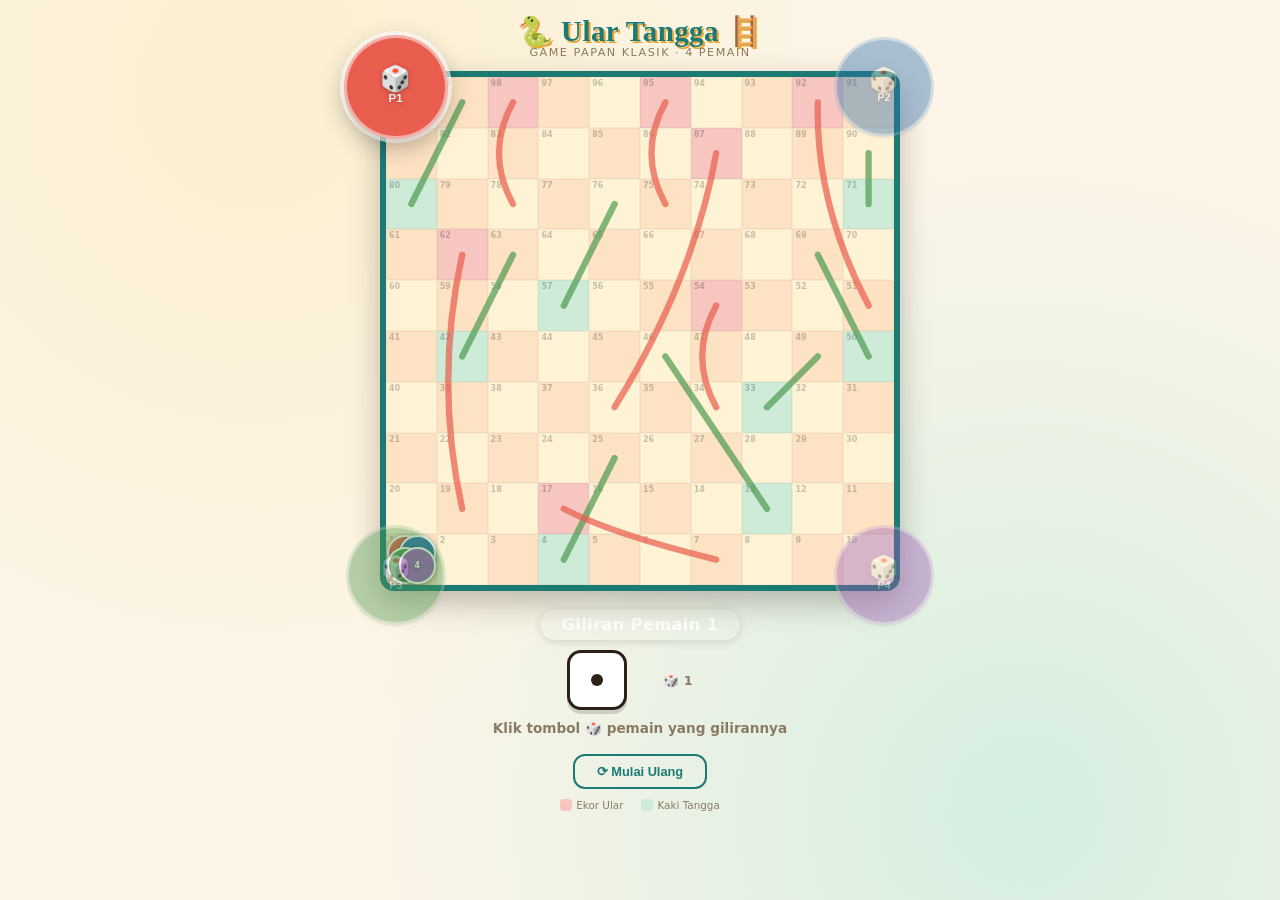
<file: snake.html>
<!DOCTYPE html>
<html lang="id">
<head>
    <meta charset="UTF-8" />
    <meta name="viewport" content="width=device-width, initial-scale=1.0" />
    <title>Ular Tangga 4 Pemain</title>
    <style>
        /* ── reset & base ── */
        * {
            box-sizing: border-box;
            margin: 0;
            padding: 0;
        }
        body {
            min-height: 100vh;
            background: radial-gradient(circle at 20% 10%, #fcefd0 0%, transparent 50%),
                radial-gradient(circle at 80% 90%, #d4eee0 0%, transparent 50%),
                #fcf5e8;
            font-family: 'Segoe UI', system-ui, -apple-system, sans-serif;
            display: flex;
            flex-direction: column;
            align-items: center;
            justify-content: flex-start;
            padding: 14px 12px 30px;
            color: #2b2118;
        }

        /* ── header ── */
        .header {
            text-align: center;
            margin-bottom: 6px;
            width: 100%;
            max-width: 560px;
        }
        .header h1 {
            font-family: Georgia, 'Times New Roman', serif;
            font-weight: 900;
            font-size: 1.8rem;
            letter-spacing: 0.5px;
            color: #1b7a72;
            text-shadow: 2px 2px 0 #e8a63a;
            margin: 0;
        }
        .header .sub {
            font-size: 0.7rem;
            color: #8a7a63;
            letter-spacing: 1.5px;
            text-transform: uppercase;
            margin-top: -2px;
        }

        /* ── game wrapper ── */
        .game-wrap {
            position: relative;
            width: min(92vw, 520px);
            aspect-ratio: 1/1;
            margin-top: 6px;
        }

        /* ── board ── */
        #board {
            position: absolute;
            inset: 0;
            display: grid;
            grid-template-columns: repeat(10, 1fr);
            grid-template-rows: repeat(10, 1fr);
            border: 6px solid #1b7a72;
            border-radius: 14px;
            overflow: hidden;
            background: #fff;
            box-shadow: 0 12px 30px rgba(43, 33, 24, 0.28);
            z-index: 2;
        }
        .cell {
            position: relative;
            display: flex;
            align-items: flex-start;
            justify-content: flex-start;
            font-size: 0.5rem;
            font-weight: 700;
            color: rgba(0, 0, 0, 0.22);
            padding: 1px 2px;
            border: 1px solid rgba(0, 0, 0, 0.04);
            user-select: none;
        }
        .cell.light {
            background: #fff3d6;
        }
        .cell.dark {
            background: #fde3c3;
        }
        .cell.snake-start {
            background: #f7c6c0;
        }
        .cell.ladder-start {
            background: #cdebd6;
        }

        /* ── overlay (ular & tangga) ── */
        svg#overlay {
            position: absolute;
            top: 0;
            left: 0;
            width: 100%;
            height: 100%;
            pointer-events: none;
            z-index: 3;
        }

        /* ── token ── */
        .token {
            position: absolute;
            width: 7.2%;
            height: 7.2%;
            border-radius: 50%;
            border: 2.5px solid white;
            box-shadow: 0 2px 6px rgba(0, 0, 0, 0.45);
            transition: left 0.45s cubic-bezier(0.34, 1.56, 0.64, 1),
                top 0.45s cubic-bezier(0.34, 1.56, 0.64, 1);
            display: flex;
            align-items: center;
            justify-content: center;
            font-size: 0.5rem;
            font-weight: 800;
            color: white;
            z-index: 10;
            text-shadow: 0 1px 3px rgba(0, 0, 0, 0.4);
        }
        .token.p1 {
            background: #e85d4e;
        }
        .token.p2 {
            background: #2e6fb0;
        }
        .token.p3 {
            background: #4e9a51;
        }
        .token.p4 {
            background: #9b59b6;
        }

        /* ── roll buttons (4 corners) ── */
        .roll-btn {
            position: absolute;
            z-index: 20;
            width: 20%;
            aspect-ratio: 1/1;
            border: none;
            border-radius: 50%;
            font-weight: 800;
            font-size: clamp(0.7rem, 2.5vw, 1.1rem);
            color: white;
            cursor: pointer;
            box-shadow: 0 4px 0 rgba(0, 0, 0, 0.2), 0 8px 18px rgba(0, 0, 0, 0.2);
            transition: transform 0.1s, box-shadow 0.1s, opacity 0.25s;
            display: flex;
            flex-direction: column;
            align-items: center;
            justify-content: center;
            line-height: 1.2;
            text-shadow: 0 1px 4px rgba(0, 0, 0, 0.3);
            border: 3px solid rgba(255, 255, 255, 0.5);
            background: #888;
            touch-action: manipulation;
        }
        .roll-btn .label {
            font-size: 0.65em;
            font-weight: 600;
            opacity: 0.9;
        }
        .roll-btn .icon {
            font-size: 1.4em;
            line-height: 1;
        }

        .roll-btn.p1 {
            background: #e85d4e;
            top: -7%;
            left: -7%;
        }
        .roll-btn.p2 {
            background: #2e6fb0;
            top: -7%;
            right: -7%;
        }
        .roll-btn.p3 {
            background: #4e9a51;
            bottom: -7%;
            left: -7%;
        }
        .roll-btn.p4 {
            background: #9b59b6;
            bottom: -7%;
            right: -7%;
        }

        .roll-btn:active {
            transform: scale(0.92);
            box-shadow: 0 1px 0 rgba(0, 0, 0, 0.2);
        }
        .roll-btn:disabled {
            opacity: 0.4;
            cursor: not-allowed;
            transform: scale(0.96);
            box-shadow: 0 2px 0 rgba(0, 0, 0, 0.1);
        }
        .roll-btn.active-turn {
            animation: pulse-glow 1.2s ease-in-out infinite;
            box-shadow: 0 0 0 4px rgba(255, 255, 255, 0.6), 0 4px 0 rgba(0, 0, 0, 0.2), 0 8px 24px rgba(0, 0, 0, 0.3);
        }
        @keyframes pulse-glow {
            0%,
            100% {
                transform: scale(1);
                box-shadow: 0 0 0 4px rgba(255, 255, 255, 0.5), 0 4px 0 rgba(0, 0, 0, 0.2), 0 8px 24px rgba(0, 0, 0, 0.25);
            }
            50% {
                transform: scale(1.05);
                box-shadow: 0 0 0 8px rgba(255, 255, 255, 0.2), 0 4px 0 rgba(0, 0, 0, 0.2), 0 8px 30px rgba(0, 0, 0, 0.35);
            }
        }

        /* ── dice & panel ── */
        .panel {
            width: min(92vw, 520px);
            margin-top: 18px;
            display: flex;
            flex-direction: column;
            align-items: center;
            gap: 10px;
        }

        .turn-indicator {
            font-weight: 700;
            font-size: 1rem;
            padding: 6px 22px;
            border-radius: 999px;
            color: white;
            transition: background 0.3s;
            box-shadow: 0 2px 10px rgba(0, 0, 0, 0.12);
            letter-spacing: 0.5px;
        }

        .dice-row {
            display: flex;
            align-items: center;
            justify-content: center;
            gap: 16px;
            width: 100%;
            flex-wrap: wrap;
        }

        #dice {
            width: 60px;
            height: 60px;
            background: white;
            border: 3px solid #2b2118;
            border-radius: 14px;
            display: grid;
            grid-template-columns: repeat(3, 1fr);
            grid-template-rows: repeat(3, 1fr);
            padding: 8px;
            box-shadow: 0 4px 0 rgba(0, 0, 0, 0.15);
            flex-shrink: 0;
        }
        .dot {
            width: 100%;
            height: 100%;
            border-radius: 50%;
            background: transparent;
            transition: background 0.1s;
        }
        .dot.on {
            background: #2b2118;
        }

        .dice-info {
            font-size: 0.8rem;
            font-weight: 600;
            color: #8a7a63;
            min-width: 70px;
            text-align: center;
        }

        #message {
            min-height: 24px;
            font-size: 0.85rem;
            font-weight: 600;
            text-align: center;
            padding: 0 8px;
        }
        #message.good {
            color: #4e9a51;
        }
        #message.bad {
            color: #e85d4e;
        }
        #message.neutral {
            color: #8a7a63;
        }

        .actions {
            display: flex;
            gap: 14px;
            flex-wrap: wrap;
            justify-content: center;
        }

        #resetBtn {
            background: none;
            border: 2.5px solid #1b7a72;
            color: #1b7a72;
            font-weight: 700;
            padding: 8px 22px;
            border-radius: 12px;
            cursor: pointer;
            font-size: 0.8rem;
            transition: background 0.2s, color 0.2s;
        }
        #resetBtn:hover {
            background: #1b7a72;
            color: white;
        }

        .legend {
            display: flex;
            gap: 18px;
            font-size: 0.65rem;
            color: #8a7a63;
            flex-wrap: wrap;
            justify-content: center;
        }
        .legend span {
            display: flex;
            align-items: center;
            gap: 4px;
        }
        .swatch {
            width: 12px;
            height: 12px;
            border-radius: 4px;
            display: inline-block;
        }
        .swatch.snake {
            background: #f7c6c0;
        }
        .swatch.ladder {
            background: #cdebd6;
        }

        /* ── win overlay ── */
        #winOverlay {
            position: fixed;
            inset: 0;
            background: rgba(43, 33, 24, 0.6);
            display: none;
            align-items: center;
            justify-content: center;
            z-index: 100;
            backdrop-filter: blur(4px);
        }
        #winCard {
            background: #fcf5e8;
            padding: 32px 38px;
            border-radius: 22px;
            text-align: center;
            box-shadow: 0 16px 40px rgba(0, 0, 0, 0.5);
            max-width: 90vw;
        }
        #winCard h2 {
            color: #1b7a72;
            margin: 0 0 6px;
            font-family: Georgia, serif;
            font-size: 1.8rem;
        }
        #winCard p {
            color: #5a4a3a;
            font-size: 0.95rem;
            margin-bottom: 14px;
        }
        #winCard button {
            background: #1b7a72;
            color: white;
            border: none;
            padding: 10px 28px;
            border-radius: 12px;
            font-weight: 700;
            font-size: 1rem;
            cursor: pointer;
            transition: transform 0.1s;
        }
        #winCard button:active {
            transform: scale(0.94);
        }

        /* ── responsive tweaks ── */
        @media (max-width: 480px) {
            .header h1 {
                font-size: 1.4rem;
            }
            .roll-btn {
                width: 18%;
                font-size: clamp(0.5rem, 2vw, 0.8rem);
                border-width: 2px;
            }
            .roll-btn .icon {
                font-size: 1.1em;
            }
            .roll-btn.p1 {
                top: -5%;
                left: -5%;
            }
            .roll-btn.p2 {
                top: -5%;
                right: -5%;
            }
            .roll-btn.p3 {
                bottom: -5%;
                left: -5%;
            }
            .roll-btn.p4 {
                bottom: -5%;
                right: -5%;
            }
            .cell {
                font-size: 0.4rem;
                padding: 1px;
            }
            #dice {
                width: 48px;
                height: 48px;
                padding: 5px;
            }
            .turn-indicator {
                font-size: 0.85rem;
                padding: 4px 16px;
            }
            #winCard h2 {
                font-size: 1.4rem;
            }
        }
        @media (max-width: 380px) {
            .roll-btn {
                width: 16%;
            }
            .roll-btn .label {
                font-size: 0.5em;
            }
            .roll-btn .icon {
                font-size: 0.9em;
            }
        }
    </style>
</head>
<body>

    <!-- HEADER -->
    <div class="header">
        <h1>🐍 Ular Tangga 🪜</h1>
        <div class="sub">Game Papan Klasik · 4 Pemain</div>
    </div>

    <!-- GAME WRAPPER -->
    <div class="game-wrap">
        <!-- BOARD -->
        <div id="board">
            <svg id="overlay" viewBox="0 0 400 400" preserveAspectRatio="none"></svg>
        </div>

        <!-- 4 ROLL BUTTONS at corners -->
        <button class="roll-btn p1" id="rollP1" data-player="p1">
            <span class="icon">🎲</span>
            <span class="label">P1</span>
        </button>
        <button class="roll-btn p2" id="rollP2" data-player="p2">
            <span class="icon">🎲</span>
            <span class="label">P2</span>
        </button>
        <button class="roll-btn p3" id="rollP3" data-player="p3">
            <span class="icon">🎲</span>
            <span class="label">P3</span>
        </button>
        <button class="roll-btn p4" id="rollP4" data-player="p4">
            <span class="icon">🎲</span>
            <span class="label">P4</span>
        </button>
    </div>

    <!-- PANEL -->
    <div class="panel">
        <div class="turn-indicator" id="turnLabel">Giliran Pemain 1</div>

        <div class="dice-row">
            <div id="dice">
                <div class="dot" data-i="0"></div>
                <div class="dot" data-i="1"></div>
                <div class="dot" data-i="2"></div>
                <div class="dot" data-i="3"></div>
                <div class="dot" data-i="4"></div>
                <div class="dot" data-i="5"></div>
                <div class="dot" data-i="6"></div>
                <div class="dot" data-i="7"></div>
                <div class="dot" data-i="8"></div>
            </div>
            <div class="dice-info" id="diceInfo">🎲 ?</div>
        </div>

        <div id="message" class="neutral">Klik tombol pemain yang gilirannya</div>

        <div class="actions">
            <button id="resetBtn">⟳ Mulai Ulang</button>
        </div>

        <div class="legend">
            <span><span class="swatch snake"></span> Ekor Ular</span>
            <span><span class="swatch ladder"></span> Kaki Tangga</span>
        </div>
    </div>

    <!-- WIN OVERLAY -->
    <div id="winOverlay">
        <div id="winCard">
            <h2 id="winText">🏆 Pemain 1 Menang!</h2>
            <p>Selamat! 🎉</p>
            <button onclick="resetGame()">Main Lagi</button>
        </div>
    </div>

    <script>
        // ─── DATA ──────────────────────────────────────────────
        const snakes = { 98: 78, 95: 75, 92: 51, 87: 36, 62: 19, 54: 34, 17: 7 };
        const ladders = { 4: 25, 13: 46, 33: 49, 42: 63, 50: 69, 57: 76, 71: 90, 80: 99 };
        const players = ['p1', 'p2', 'p3', 'p4'];
        const playerNames = { p1: 'Pemain 1', p2: 'Pemain 2', p3: 'Pemain 3', p4: 'Pemain 4' };
        const diceFaces = {
            1: [4],
            2: [0, 8],
            3: [0, 4, 8],
            4: [0, 2, 6, 8],
            5: [0, 2, 4, 6, 8],
            6: [0, 2, 3, 5, 6, 8]
        };

        // ─── STATE ─────────────────────────────────────────────
        let positions = { p1: 0, p2: 0, p3: 0, p4: 0 };
        let currentIdx = 0;
        let isRolling = false;
        let tokens = {};
        let currentDiceValue = 1;
        let gameOver = false;

        // ─── DOM refs ──────────────────────────────────────────
        const boardEl = document.getElementById('board');
        const overlay = document.getElementById('overlay');
        const turnLabel = document.getElementById('turnLabel');
        const message = document.getElementById('message');
        const diceEl = document.getElementById('dice');
        const dots = diceEl.querySelectorAll('.dot');
        const diceInfo = document.getElementById('diceInfo');
        const winOverlay = document.getElementById('winOverlay');
        const winText = document.getElementById('winText');

        const rollBtns = {
            p1: document.getElementById('rollP1'),
            p2: document.getElementById('rollP2'),
            p3: document.getElementById('rollP3'),
            p4: document.getElementById('rollP4')
        };

        // ─── BOARD HELPERS ─────────────────────────────────────
        function cellNumberAt(row, col) {
            const rowFromBottom = 9 - row;
            let base = rowFromBottom * 10;
            if (rowFromBottom % 2 === 0) return base + col + 1;
            return base + (9 - col) + 1;
        }

        function cellCenter(num) {
            const n = num - 1;
            const rowFromBottom = Math.floor(n / 10);
            let col = n % 10;
            if (rowFromBottom % 2 !== 0) col = 9 - col;
            const row = 9 - rowFromBottom;
            const size = 400 / 10;
            return { x: col * size + size / 2, y: row * size + size / 2 };
        }

        // ─── BUILD BOARD ──────────────────────────────────────
        function buildBoard() {
            boardEl.querySelectorAll('.cell').forEach(el => el.remove());
            for (let row = 0; row < 10; row++) {
                for (let col = 0; col < 10; col++) {
                    const num = cellNumberAt(row, col);
                    const cell = document.createElement('div');
                    cell.className = 'cell ' + (((row + col) % 2 === 0) ? 'light' : 'dark');
                    if (snakes[num]) cell.classList.add('snake-start');
                    if (ladders[num]) cell.classList.add('ladder-start');
                    cell.textContent = num;
                    cell.style.gridRowStart = row + 1;
                    cell.style.gridColumnStart = col + 1;
                    cell.dataset.num = num;
                    boardEl.appendChild(cell);
                }
            }
            boardEl.appendChild(overlay);
            drawConnections();
            createTokens();
        }

        function drawConnections() {
            overlay.innerHTML = '';
            const ns = 'http://www.w3.org/2000/svg';

            for (const [start, end] of Object.entries(ladders)) {
                const s = cellCenter(Number(start));
                const e = cellCenter(Number(end));
                const line = document.createElementNS(ns, 'line');
                line.setAttribute('x1', s.x);
                line.setAttribute('y1', s.y);
                line.setAttribute('x2', e.x);
                line.setAttribute('y2', e.y);
                line.setAttribute('stroke', '#4E9A51');
                line.setAttribute('stroke-width', '5');
                line.setAttribute('stroke-linecap', 'round');
                line.setAttribute('opacity', '0.7');
                overlay.appendChild(line);
            }

            for (const [start, end] of Object.entries(snakes)) {
                const s = cellCenter(Number(start));
                const e = cellCenter(Number(end));
                const path = document.createElementNS(ns, 'path');
                const midX = (s.x + e.x) / 2 + (s.x > e.x ? 22 : -22);
                const midY = (s.y + e.y) / 2;
                path.setAttribute('d', `M ${s.x} ${s.y} Q ${midX} ${midY} ${e.x} ${e.y}`);
                path.setAttribute('stroke', '#E85D4E');
                path.setAttribute('stroke-width', '5');
                path.setAttribute('fill', 'none');
                path.setAttribute('stroke-linecap', 'round');
                path.setAttribute('opacity', '0.7');
                overlay.appendChild(path);
            }
        }

        // ─── TOKENS ────────────────────────────────────────────
        function createTokens() {
            Object.values(tokens).forEach(t => t.remove());
            tokens = {};
            players.forEach((p, idx) => {
                const t = document.createElement('div');
                t.className = 'token ' + p;
                t.textContent = idx + 1;
                boardEl.appendChild(t);
                tokens[p] = t;
                placeToken(p, 0);
            });
        }

        function placeToken(player, num) {
            const t = tokens[player];
            if (!t) return;
            const offsets = {
                p1: { x: -6, y: -6 },
                p2: { x: 6, y: -6 },
                p3: { x: -6, y: 6 },
                p4: { x: 6, y: 6 }
            };
            const off = offsets[player] || { x: 0, y: 0 };
            let pos = num;
            if (num === 0) pos = 1;
            const c = cellCenter(pos);
            const pctX = (c.x / 400) * 100;
            const pctY = (c.y / 400) * 100;
            const size = 7.2;
            t.style.left = `calc(${pctX}% + ${off.x}px - ${size/2}%)`;
            t.style.top = `calc(${pctY}% + ${off.y}px - ${size/2}%)`;
        }

        // ─── DICE UI ───────────────────────────────────────────
        function updateDiceFace(value) {
            currentDiceValue = value;
            dots.forEach(d => d.classList.remove('on'));
            if (diceFaces[value]) {
                diceFaces[value].forEach(i => dots[i].classList.add('on'));
            }
            diceInfo.textContent = `🎲 ${value}`;
        }

        function setMessage(text, type) {
            message.textContent = text;
            message.className = type || 'neutral';
        }

        function updateTurnLabel() {
            const p = players[currentIdx];
            const num = currentIdx + 1;
            turnLabel.textContent = `Giliran ${playerNames[p]}`;
            turnLabel.style.background = `var(--p${num})`;
        }

        function updateButtons() {
            const active = players[currentIdx];
            for (const p of players) {
                const btn = rollBtns[p];
                if (!btn) continue;
                const isActive = (p === active && !isRolling && !gameOver);
                btn.disabled = !isActive;
                btn.classList.toggle('active-turn', isActive);
            }
        }

        // ─── GAME LOGIC ────────────────────────────────────────
        function rollDice(player) {
            if (isRolling || gameOver) return;
            if (player !== players[currentIdx]) {
                setMessage(`Bukan giliran ${playerNames[player]}!`, 'bad');
                return;
            }
            isRolling = true;
            updateButtons();

            let count = 0;
            const interval = setInterval(() => {
                const temp = Math.floor(Math.random() * 6) + 1;
                updateDiceFace(temp);
                count++;
                if (count > 8) {
                    clearInterval(interval);
                    const finalVal = Math.floor(Math.random() * 6) + 1;
                    updateDiceFace(finalVal);
                    executeMove(player, finalVal);
                }
            }, 75);
        }

        function executeMove(player, diceVal) {
            const idx = players.indexOf(player);
            const pNum = idx + 1;
            let newPos = positions[player] + diceVal;

            if (newPos > 100) {
                setMessage(`Dadu ${diceVal} — kelebihan! Tetap di petak ${positions[player]}.`, 'bad');
                endTurn();
                return;
            }

            positions[player] = newPos;
            placeToken(player, newPos);

            setTimeout(() => {
                if (newPos === 100) {
                    showWin(player);
                    return;
                }

                if (snakes[newPos]) {
                    const dest = snakes[newPos];
                    setMessage(`🐍 Kena ular! Turun dari ${newPos} ke ${dest}`, 'bad');
                    setTimeout(() => {
                        positions[player] = dest;
                        placeToken(player, dest);
                        endTurn();
                    }, 600);
                } else if (ladders[newPos]) {
                    const dest = ladders[newPos];
                    setMessage(`🪜 Naik tangga! Dari ${newPos} ke ${dest}`, 'good');
                    setTimeout(() => {
                        positions[player] = dest;
                        placeToken(player, dest);
                        endTurn();
                    }, 600);
                } else {
                    setMessage(`Pemain ${pNum} maju ke petak ${newPos}.`, 'good');
                    endTurn();
                }
            }, 500);
        }

        function endTurn() {
            isRolling = false;
            currentIdx = (currentIdx + 1) % players.length;
            updateTurnLabel();
            updateButtons();
            // if next player is at 100? game would have ended already
            // check if any player is at 100 (safety)
            for (const p of players) {
                if (positions[p] === 100) {
                    showWin(p);
                    return;
                }
            }
            setMessage(`Giliran ${playerNames[players[currentIdx]]}`, 'neutral');
        }

        function showWin(player) {
            gameOver = true;
            const pNum = players.indexOf(player) + 1;
            winText.textContent = `🏆 ${playerNames[player]} Menang!`;
            winOverlay.style.display = 'flex';
            isRolling = false;
            updateButtons();
            setMessage(`🎉 ${playerNames[player]} menang!`, 'good');
        }

        function resetGame() {
            positions = { p1: 0, p2: 0, p3: 0, p4: 0 };
            currentIdx = 0;
            isRolling = false;
            gameOver = false;
            winOverlay.style.display = 'none';
            updateTurnLabel();
            updateDiceFace(1);
            setMessage('Permainan dimulai ulang!', 'neutral');
            createTokens();
            updateButtons();
        }

        // ─── EVENTS ────────────────────────────────────────────
        for (const p of players) {
            const btn = rollBtns[p];
            if (btn) {
                btn.addEventListener('click', () => rollDice(p));
            }
        }

        document.getElementById('resetBtn').addEventListener('click', resetGame);

        // ─── INIT ──────────────────────────────────────────────
        buildBoard();
        updateTurnLabel();
        updateDiceFace(1);
        updateButtons();
        setMessage('Klik tombol 🎲 pemain yang gilirannya', 'neutral');
    </script>
</body>
</html>
</file>
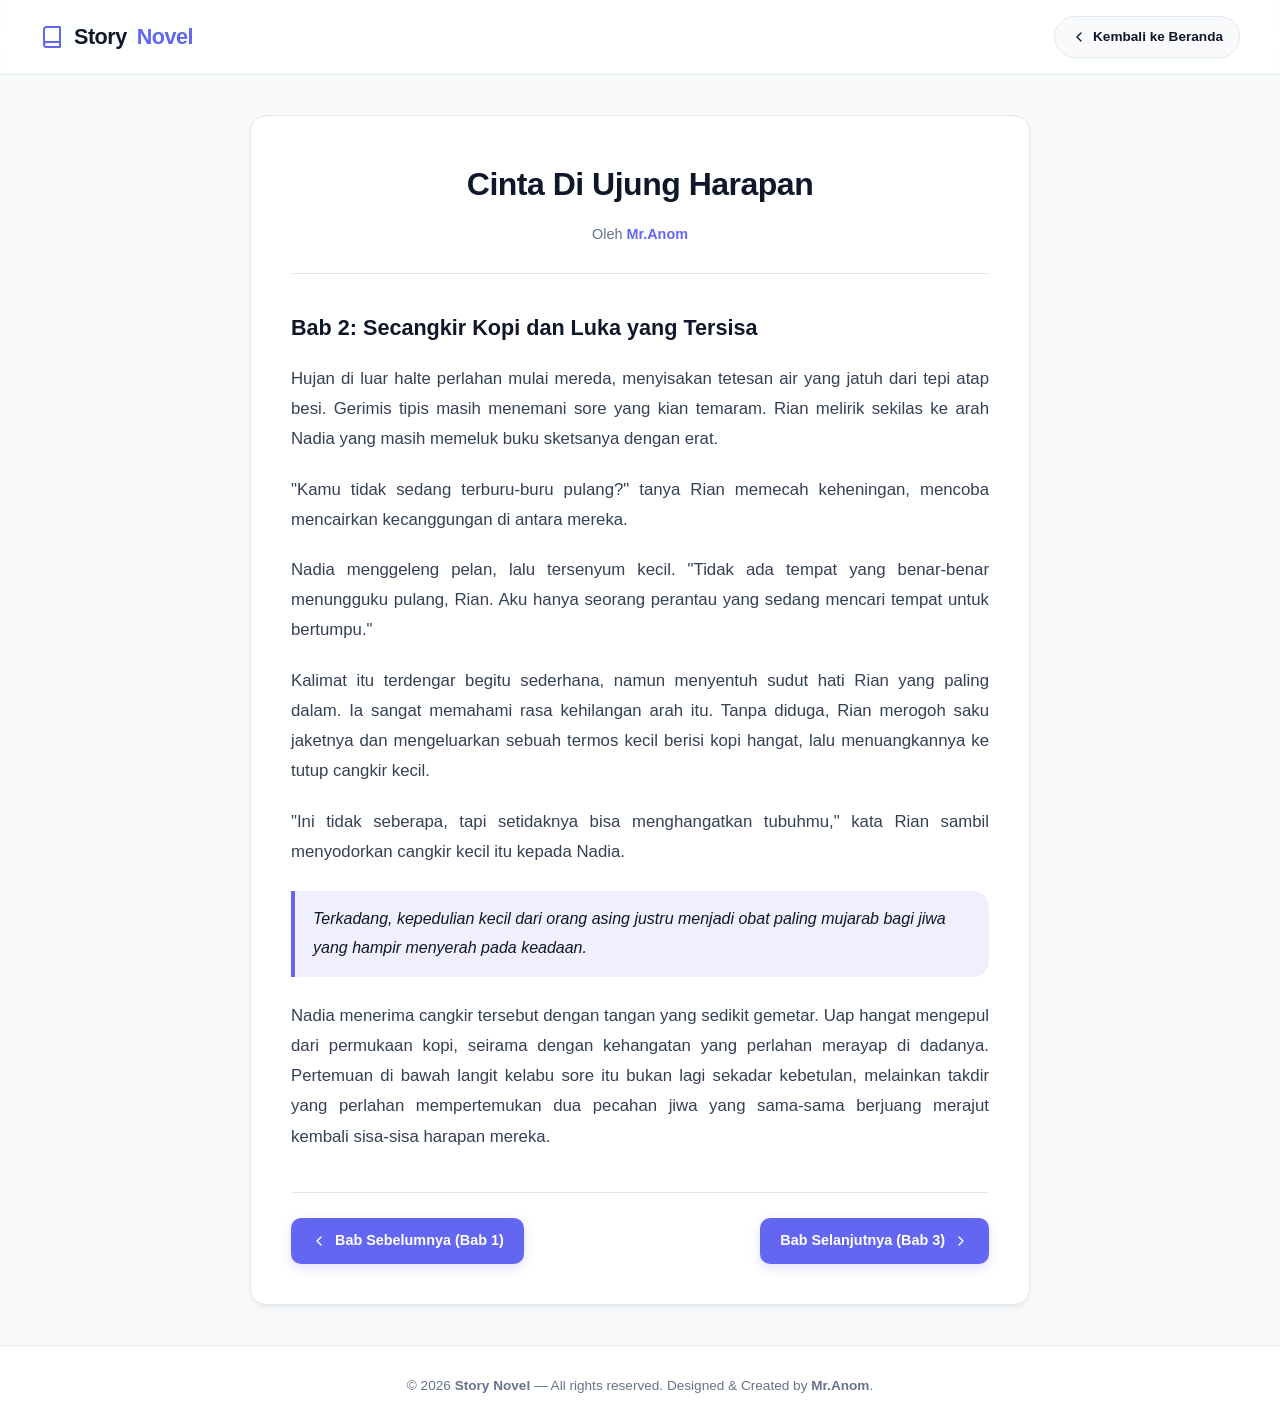
<file: ujung-harapan-bab2.html>
<!DOCTYPE html>
<html lang="id">
<head>
    <meta charset="UTF-8">
    <meta name="viewport" content="width=device-width, initial-scale=1.0">
    <title>Cinta Di Ujung Harapan - Bab 2 - Story Novel</title>
    <style>
        :root {
            --bg-primary: #f8fafc;
            --bg-secondary: #ffffff;
            --bg-card: #ffffff;
            --text-main: #0f172a;
            --text-muted: #64748b;
            --accent: #6366f1;
            --accent-hover: #4f46e5;
            --accent-light: rgba(99, 102, 241, 0.1);
            
            --border-color: #e2e8f0;
            --shadow-sm: 0 4px 6px -1px rgba(0, 0, 0, 0.05), 0 2px 4px -2px rgba(0, 0, 0, 0.05);
            --shadow-md: 0 20px 25px -5px rgba(0, 0, 0, 0.05), 0 8px 10px -6px rgba(0, 0, 0, 0.05);
            --radius: 16px;
            --transition: 0.3s cubic-bezier(0.4, 0, 0.2, 1);
        }

        * {
            box-sizing: border-box;
            margin: 0;
            padding: 0;
        }

        html {
            -webkit-text-size-adjust: 100%;
            scroll-behavior: smooth;
        }

        body {
            font-family: 'Inter', -apple-system, BlinkMacSystemFont, 'Segoe UI', Roboto, Helvetica, Arial, sans-serif;
            background-color: var(--bg-primary);
            color: var(--text-main);
            min-height: 100vh;
            display: flex;
            flex-direction: column;
            line-height: 1.8;
            overflow-x: hidden;
        }

        /* ===== HEADER ===== */
        header {
            background-color: rgba(255, 255, 255, 0.85);
            backdrop-filter: blur(16px);
            -webkit-backdrop-filter: blur(16px);
            border-bottom: 1px solid var(--border-color);
            position: sticky;
            top: 0;
            z-index: 1000;
            padding: 16px 40px;
            display: flex;
            justify-content: space-between;
            align-items: center;
            flex-wrap: wrap;
            gap: 12px;
        }

        .logo-area {
            display: flex;
            align-items: center;
            gap: 16px;
        }

        .logo-area a {
            text-decoration: none;
            color: var(--text-main);
            font-size: 1.35rem;
            font-weight: 800;
            letter-spacing: -0.5px;
            display: flex;
            align-items: center;
            gap: 10px;
            transition: color var(--transition);
        }

        .logo-area a:hover {
            color: var(--accent);
        }

        .logo-icon {
            width: 24px;
            height: 24px;
            flex-shrink: 0;
            stroke: var(--accent);
        }

        .back-btn {
            background: var(--bg-primary);
            border: 1.5px solid var(--border-color);
            color: var(--text-main);
            padding: 8px 16px;
            border-radius: 30px;
            font-size: 0.85rem;
            font-weight: 600;
            text-decoration: none;
            transition: all var(--transition);
            display: inline-flex;
            align-items: center;
            gap: 6px;
        }

        .back-btn:hover {
            background: var(--accent);
            color: #fff;
            border-color: var(--accent);
            box-shadow: 0 4px 12px rgba(99, 102, 241, 0.25);
        }

        /* ===== READER CONTAINER ===== */
        .reader-container {
            max-width: 780px;
            margin: 40px auto;
            padding: 40px;
            background: var(--bg-secondary);
            border: 1px solid var(--border-color);
            border-radius: var(--radius);
            box-shadow: var(--shadow-sm);
            width: 100%;
        }

        .novel-header {
            text-align: center;
            margin-bottom: 35px;
            padding-bottom: 25px;
            border-bottom: 1px solid var(--border-color);
        }

        .novel-header h1 {
            font-size: 2rem;
            font-weight: 800;
            color: var(--text-main);
            margin-bottom: 8px;
            letter-spacing: -0.5px;
        }

        .novel-meta {
            font-size: 0.9rem;
            color: var(--text-muted);
            font-weight: 500;
        }

        .novel-meta span {
            color: var(--accent);
            font-weight: 600;
        }

        /* ===== CHAPTER CONTENT ===== */
        .chapter-content h2 {
            font-size: 1.35rem;
            font-weight: 700;
            color: var(--text-main);
            margin-top: 24px;
            margin-bottom: 16px;
        }

        .chapter-content p {
            font-size: 1.05rem;
            color: #334155;
            margin-bottom: 20px;
            text-align: justify;
        }

        .chapter-content em {
            display: block;
            background: var(--accent-light);
            border-left: 4px solid var(--accent);
            padding: 14px 18px;
            margin: 24px 0;
            border-radius: 0 var(--radius) var(--radius) 0;
            font-style: italic;
            color: var(--text-main);
            font-weight: 500;
        }

        /* ===== NAVIGATION BUTTONS ===== */
        .chapter-navigation {
            margin-top: 40px;
            padding-top: 25px;
            border-top: 1px solid var(--border-color);
            display: flex;
            justify-content: space-between;
            align-items: center;
            gap: 12px;
        }

        .nav-btn {
            background: var(--accent);
            color: #fff;
            padding: 10px 20px;
            border-radius: 10px;
            font-weight: 600;
            font-size: 0.9rem;
            text-decoration: none;
            transition: all var(--transition);
            display: inline-flex;
            align-items: center;
            gap: 8px;
            box-shadow: 0 4px 12px rgba(99, 102, 241, 0.2);
        }

        .nav-btn:hover {
            background: var(--accent-hover);
            box-shadow: 0 6px 16px rgba(99, 102, 241, 0.35);
            transform: translateY(-1px);
        }

        .nav-btn.disabled {
            background: #f1f5f9;
            color: #94a3b8;
            pointer-events: none;
            box-shadow: none;
            border: 1px solid var(--border-color);
        }

        /* ===== FOOTER ===== */
        footer {
            background: var(--bg-secondary);
            border-top: 1px solid var(--border-color);
            padding: 28px 20px;
            text-align: center;
            color: var(--text-muted);
            font-size: 0.85rem;
            margin-top: auto;
        }

        footer .footer-brand {
            complements: var(--text-main);
            font-weight: 600;
        }

        /* ===== RESPONSIVE ===== */
        @media (max-width: 768px) {
            header {
                padding: 12px 20px;
            }
            .reader-container {
                margin: 20px 12px;
                padding: 24px 18px;
                border-radius: 12px;
            }
            .novel-header h1 {
                font-size: 1.5rem;
            }
            .chapter-content p {
                font-size: 0.98rem;
            }
            .chapter-navigation {
                flex-direction: column;
            }
            .nav-btn {
                width: 100%;
                justify-content: center;
            }
        }
    </style>
</head>
<body>

    <!-- ===== HEADER ===== -->
    <header>
        <div class="logo-area">
            <a href="index.html">
                <svg class="logo-icon" viewBox="0 0 24 24" fill="none" stroke="currentColor" stroke-width="2" stroke-linecap="round" stroke-linejoin="round"><path d="M4 19.5A2.5 2.5 0 0 1 6.5 17H20"/><path d="M6.5 2H20v20H6.5A2.5 2.5 0 0 1 4 19.5v-15A2.5 2.5 0 0 1 6.5 2z"/></svg>
                Story <span style="color:var(--accent);">Novel</span>
            </a>
        </div>
        <a href="index.html" class="back-btn">
            <svg style="width:16px;height:16px;" viewBox="0 0 24 24" fill="none" stroke="currentColor" stroke-width="2" stroke-linecap="round" stroke-linejoin="round"><path d="m15 18-6-6 6-6"/></svg>
            Kembali ke Beranda
        </a>
    </header>

    <!-- ===== READER CONTAINER ===== -->
    <main class="reader-container">
        <div class="novel-header">
            <h1>Cinta Di Ujung Harapan</h1>
            <div class="novel-meta">Oleh <span>Mr.Anom</span></div>
        </div>

        <div class="chapter-content">
            <h2>Bab 2: Secangkir Kopi dan Luka yang Tersisa</h2>
            
            <p>Hujan di luar halte perlahan mulai mereda, menyisakan tetesan air yang jatuh dari tepi atap besi. Gerimis tipis masih menemani sore yang kian temaram. Rian melirik sekilas ke arah Nadia yang masih memeluk buku sketsanya dengan erat.</p>
            
            <p>"Kamu tidak sedang terburu-buru pulang?" tanya Rian memecah keheningan, mencoba mencairkan kecanggungan di antara mereka.</p>
            
            <p>Nadia menggeleng pelan, lalu tersenyum kecil. "Tidak ada tempat yang benar-benar menungguku pulang, Rian. Aku hanya seorang perantau yang sedang mencari tempat untuk bertumpu."</p>
            
            <p>Kalimat itu terdengar begitu sederhana, namun menyentuh sudut hati Rian yang paling dalam. Ia sangat memahami rasa kehilangan arah itu. Tanpa diduga, Rian merogoh saku jaketnya dan mengeluarkan sebuah termos kecil berisi kopi hangat, lalu menuangkannya ke tutup cangkir kecil.</p>
            
            <p>"Ini tidak seberapa, tapi setidaknya bisa menghangatkan tubuhmu," kata Rian sambil menyodorkan cangkir kecil itu kepada Nadia.</p>
            
            <em>Terkadang, kepedulian kecil dari orang asing justru menjadi obat paling mujarab bagi jiwa yang hampir menyerah pada keadaan.</em>
            
            <p>Nadia menerima cangkir tersebut dengan tangan yang sedikit gemetar. Uap hangat mengepul dari permukaan kopi, seirama dengan kehangatan yang perlahan merayap di dadanya. Pertemuan di bawah langit kelabu sore itu bukan lagi sekadar kebetulan, melainkan takdir yang perlahan mempertemukan dua pecahan jiwa yang sama-sama berjuang merajut kembali sisa-sisa harapan mereka.</p>

            <!-- TOMBOL NAVIGASI BAB -->
            <div class="chapter-navigation">
                <a href="ujung-harapan.html" class="nav-btn">
                    <svg style="width:16px;height:16px;" viewBox="0 0 24 24" fill="none" stroke="currentColor" stroke-width="2" stroke-linecap="round" stroke-linejoin="round"><path d="m15 18-6-6 6-6"/></svg>
                    Bab Sebelumnya (Bab 1)
                </a>
                <a href="ujung-harapan-bab3.html" class="nav-btn">
                    Bab Selanjutnya (Bab 3)
                    <svg style="width:16px;height:16px;" viewBox="0 0 24 24" fill="none" stroke="currentColor" stroke-width="2" stroke-linecap="round" stroke-linejoin="round"><path d="m9 18 6-6-6-6"/></svg>
                </a>
            </div>
        </div>
    </main>

    <!-- ===== FOOTER ===== -->
    <footer>
        <p>&copy; 2026 <span class="footer-brand">Story Novel</span> — All rights reserved. Designed &amp; Created by <span class="footer-brand">Mr.Anom</span>.</p>
    </footer>

</body>
</html>
</file>
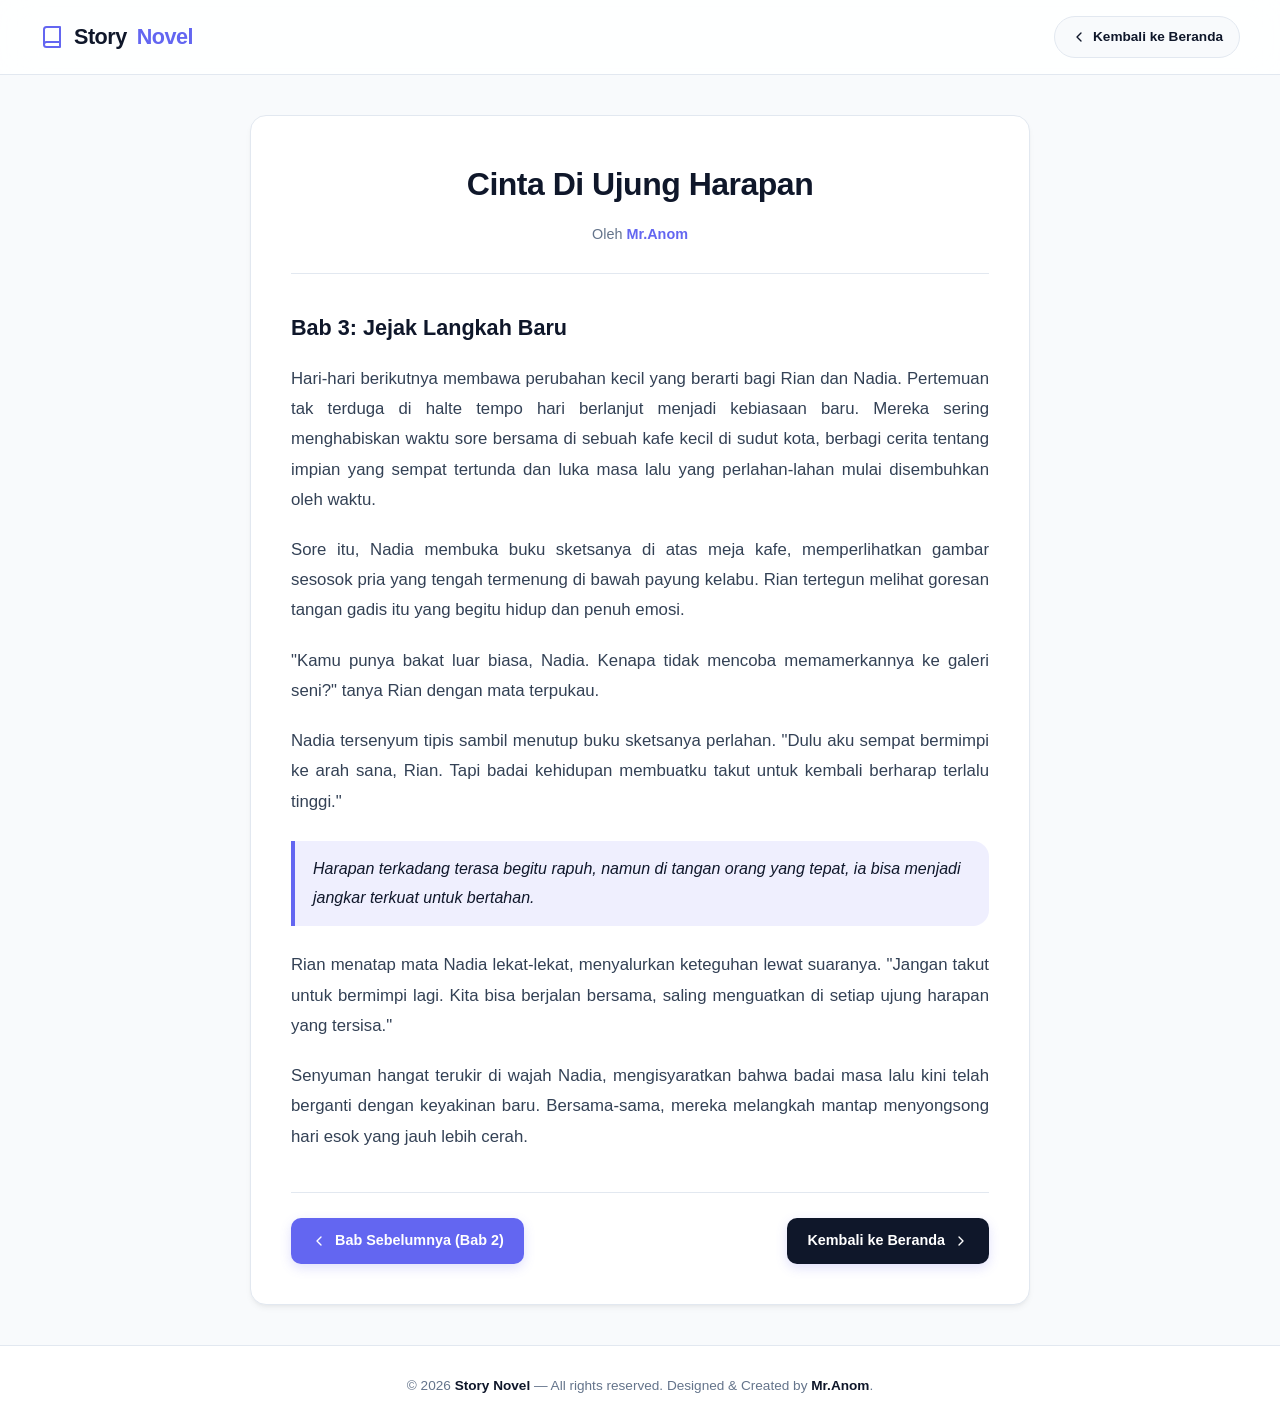
<file: ujung-harapan-bab3.html>
<!DOCTYPE html>
<html lang="id">
<head>
    <meta charset="UTF-8">
    <meta name="viewport" content="width=device-width, initial-scale=1.0">
    <title>Cinta Di Ujung Harapan - Bab 3 - Story Novel</title>
    <style>
        :root {
            --bg-primary: #f8fafc;
            --bg-secondary: #ffffff;
            --bg-card: #ffffff;
            --text-main: #0f172a;
            --text-muted: #64748b;
            --accent: #6366f1;
            --accent-hover: #4f46e5;
            --accent-light: rgba(99, 102, 241, 0.1);
            
            --border-color: #e2e8f0;
            --shadow-sm: 0 4px 6px -1px rgba(0, 0, 0, 0.05), 0 2px 4px -2px rgba(0, 0, 0, 0.05);
            --shadow-md: 0 20px 25px -5px rgba(0, 0, 0, 0.05), 0 8px 10px -6px rgba(0, 0, 0, 0.05);
            --radius: 16px;
            --transition: 0.3s cubic-bezier(0.4, 0, 0.2, 1);
        }

        * {
            box-sizing: border-box;
            margin: 0;
            padding: 0;
        }

        html {
            -webkit-text-size-adjust: 100%;
            scroll-behavior: smooth;
        }

        body {
            font-family: 'Inter', -apple-system, BlinkMacSystemFont, 'Segoe UI', Roboto, Helvetica, Arial, sans-serif;
            background-color: var(--bg-primary);
            color: var(--text-main);
            min-height: 100vh;
            display: flex;
            flex-direction: column;
            line-height: 1.8;
            overflow-x: hidden;
        }

        /* ===== HEADER ===== */
        header {
            background-color: rgba(255, 255, 255, 0.85);
            backdrop-filter: blur(16px);
            -webkit-backdrop-filter: blur(16px);
            border-bottom: 1px solid var(--border-color);
            position: sticky;
            top: 0;
            z-index: 1000;
            padding: 16px 40px;
            display: flex;
            justify-content: space-between;
            align-items: center;
            flex-wrap: wrap;
            gap: 12px;
        }

        .logo-area {
            display: flex;
            align-items: center;
            gap: 16px;
        }

        .logo-area a {
            text-decoration: none;
            color: var(--text-main);
            font-size: 1.35rem;
            font-weight: 800;
            letter-spacing: -0.5px;
            display: flex;
            align-items: center;
            gap: 10px;
            transition: color var(--transition);
        }

        .logo-area a:hover {
            color: var(--accent);
        }

        .logo-icon {
            width: 24px;
            height: 24px;
            flex-shrink: 0;
            stroke: var(--accent);
        }

        .back-btn {
            background: var(--bg-primary);
            border: 1.5px solid var(--border-color);
            color: var(--text-main);
            padding: 8px 16px;
            border-radius: 30px;
            font-size: 0.85rem;
            font-weight: 600;
            text-decoration: none;
            transition: all var(--transition);
            display: inline-flex;
            align-items: center;
            gap: 6px;
        }

        .back-btn:hover {
            background: var(--accent);
            color: #fff;
            border-color: var(--accent);
            box-shadow: 0 4px 12px rgba(99, 102, 241, 0.25);
        }

        /* ===== READER CONTAINER ===== */
        .reader-container {
            max-width: 780px;
            margin: 40px auto;
            padding: 40px;
            background: var(--bg-secondary);
            border: 1px solid var(--border-color);
            border-radius: var(--radius);
            box-shadow: var(--shadow-sm);
            width: 100%;
        }

        .novel-header {
            text-align: center;
            margin-bottom: 35px;
            padding-bottom: 25px;
            border-bottom: 1px solid var(--border-color);
        }

        .novel-header h1 {
            font-size: 2rem;
            font-weight: 800;
            color: var(--text-main);
            margin-bottom: 8px;
            letter-spacing: -0.5px;
        }

        .novel-meta {
            font-size: 0.9rem;
            color: var(--text-muted);
            font-weight: 500;
        }

        .novel-meta span {
            color: var(--accent);
            font-weight: 600;
        }

        /* ===== CHAPTER CONTENT ===== */
        .chapter-content h2 {
            font-size: 1.35rem;
            font-weight: 700;
            color: var(--text-main);
            margin-top: 24px;
            margin-bottom: 16px;
        }

        .chapter-content p {
            font-size: 1.05rem;
            color: #334155;
            margin-bottom: 20px;
            text-align: justify;
        }

        .chapter-content em {
            display: block;
            background: var(--accent-light);
            border-left: 4px solid var(--accent);
            padding: 14px 18px;
            margin: 24px 0;
            border-radius: 0 var(--radius) var(--radius) 0;
            font-style: italic;
            color: var(--text-main);
            font-weight: 500;
        }

        /* ===== NAVIGATION BUTTONS ===== */
        .chapter-navigation {
            margin-top: 40px;
            padding-top: 25px;
            border-top: 1px solid var(--border-color);
            display: flex;
            justify-content: space-between;
            align-items: center;
            gap: 12px;
        }

        .nav-btn {
            background: var(--accent);
            color: #fff;
            padding: 10px 20px;
            border-radius: 10px;
            font-weight: 600;
            font-size: 0.9rem;
            text-decoration: none;
            transition: all var(--transition);
            display: inline-flex;
            align-items: center;
            gap: 8px;
            box-shadow: 0 4px 12px rgba(99, 102, 241, 0.2);
        }

        .nav-btn:hover {
            background: var(--accent-hover);
            box-shadow: 0 6px 16px rgba(99, 102, 241, 0.35);
            transform: translateY(-1px);
        }

        .nav-btn.home-link {
            background: var(--text-main);
        }

        .nav-btn.home-link:hover {
            background: #334155;
        }

        /* ===== FOOTER ===== */
        footer {
            background: var(--bg-secondary);
            border-top: 1px solid var(--border-color);
            padding: 28px 20px;
            text-align: center;
            color: var(--text-muted);
            font-size: 0.85rem;
            margin-top: auto;
        }

        footer .footer-brand {
            color: var(--text-main);
            font-weight: 600;
        }

        /* ===== RESPONSIVE ===== */
        @media (max-width: 768px) {
            header {
                padding: 12px 20px;
            }
            .reader-container {
                margin: 20px 12px;
                padding: 24px 18px;
                border-radius: 12px;
            }
            .novel-header h1 {
                font-size: 1.5rem;
            }
            .chapter-content p {
                font-size: 0.98rem;
            }
            .chapter-navigation {
                flex-direction: column;
            }
            .nav-btn {
                width: 100%;
                justify-content: center;
            }
        }
    </style>
</head>
<body>

    <!-- ===== HEADER ===== -->
    <header>
        <div class="logo-area">
            <a href="index.html">
                <svg class="logo-icon" viewBox="0 0 24 24" fill="none" stroke="currentColor" stroke-width="2" stroke-linecap="round" stroke-linejoin="round"><path d="M4 19.5A2.5 2.5 0 0 1 6.5 17H20"/><path d="M6.5 2H20v20H6.5A2.5 2.5 0 0 1 4 19.5v-15A2.5 2.5 0 0 1 6.5 2z"/></svg>
                Story <span style="color:var(--accent);">Novel</span>
            </a>
        </div>
        <a href="index.html" class="back-btn">
            <svg style="width:16px;height:16px;" viewBox="0 0 24 24" fill="none" stroke="currentColor" stroke-width="2" stroke-linecap="round" stroke-linejoin="round"><path d="m15 18-6-6 6-6"/></svg>
            Kembali ke Beranda
        </a>
    </header>

    <!-- ===== READER CONTAINER ===== -->
    <main class="reader-container">
        <div class="novel-header">
            <h1>Cinta Di Ujung Harapan</h1>
            <div class="novel-meta">Oleh <span>Mr.Anom</span></div>
        </div>

        <div class="chapter-content">
            <h2>Bab 3: Jejak Langkah Baru</h2>
            
            <p>Hari-hari berikutnya membawa perubahan kecil yang berarti bagi Rian dan Nadia. Pertemuan tak terduga di halte tempo hari berlanjut menjadi kebiasaan baru. Mereka sering menghabiskan waktu sore bersama di sebuah kafe kecil di sudut kota, berbagi cerita tentang impian yang sempat tertunda dan luka masa lalu yang perlahan-lahan mulai disembuhkan oleh waktu.</p>
            
            <p>Sore itu, Nadia membuka buku sketsanya di atas meja kafe, memperlihatkan gambar sesosok pria yang tengah termenung di bawah payung kelabu. Rian tertegun melihat goresan tangan gadis itu yang begitu hidup dan penuh emosi.</p>
            
            <p>"Kamu punya bakat luar biasa, Nadia. Kenapa tidak mencoba memamerkannya ke galeri seni?" tanya Rian dengan mata terpukau.</p>
            
            <p>Nadia tersenyum tipis sambil menutup buku sketsanya perlahan. "Dulu aku sempat bermimpi ke arah sana, Rian. Tapi badai kehidupan membuatku takut untuk kembali berharap terlalu tinggi."</p>
            
            <em>Harapan terkadang terasa begitu rapuh, namun di tangan orang yang tepat, ia bisa menjadi jangkar terkuat untuk bertahan.</em>
            
            <p>Rian menatap mata Nadia lekat-lekat, menyalurkan keteguhan lewat suaranya. "Jangan takut untuk bermimpi lagi. Kita bisa berjalan bersama, saling menguatkan di setiap ujung harapan yang tersisa."</p>
            
            <p>Senyuman hangat terukir di wajah Nadia, mengisyaratkan bahwa badai masa lalu kini telah berganti dengan keyakinan baru. Bersama-sama, mereka melangkah mantap menyongsong hari esok yang jauh lebih cerah.</p>

            <!-- TOMBOL NAVIGASI BAB -->
            <div class="chapter-navigation">
                <a href="ujung-harapan-bab2.html" class="nav-btn">
                    <svg style="width:16px;height:16px;" viewBox="0 0 24 24" fill="none" stroke="currentColor" stroke-width="2" stroke-linecap="round" stroke-linejoin="round"><path d="m15 18-6-6 6-6"/></svg>
                    Bab Sebelumnya (Bab 2)
                </a>
                <a href="index.html" class="nav-btn home-link">
                    Kembali ke Beranda
                    <svg style="width:16px;height:16px;" viewBox="0 0 24 24" fill="none" stroke="currentColor" stroke-width="2" stroke-linecap="round" stroke-linejoin="round"><path d="m9 18 6-6-6-6"/></svg>
                </a>
            </div>
        </div>
    </main>

    <!-- ===== FOOTER ===== -->
    <footer>
        <p>&copy; 2026 <span class="footer-brand">Story Novel</span> — All rights reserved. Designed &amp; Created by <span class="footer-brand">Mr.Anom</span>.</p>
    </footer>

</body>
</html>
</file>
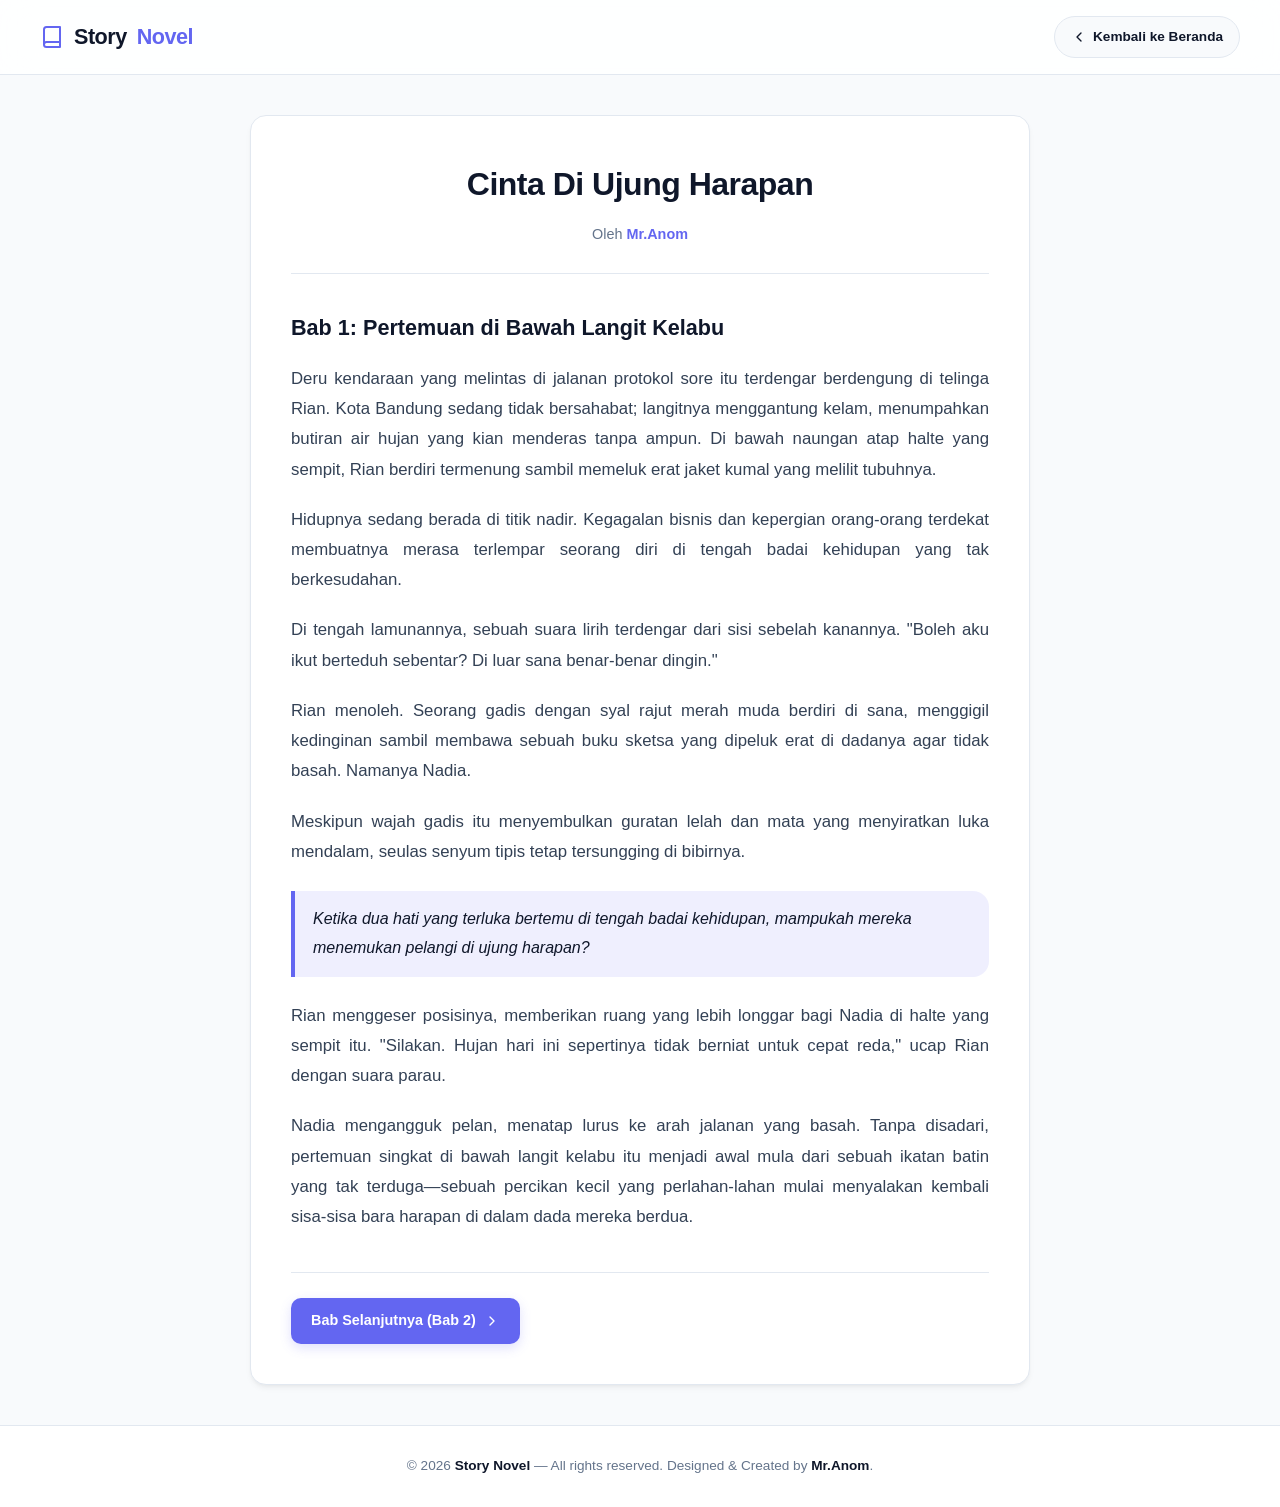
<file: ujung-harapan.html>
<!DOCTYPE html>
<html lang="id">
<head>
    <meta charset="UTF-8">
    <meta name="viewport" content="width=device-width, initial-scale=1.0">
    <title>Cinta Di Ujung Harapan - Bab 1 - Story Novel</title>
    <style>
        :root {
            --bg-primary: #f8fafc;
            --bg-secondary: #ffffff;
            --bg-card: #ffffff;
            --text-main: #0f172a;
            --text-muted: #64748b;
            --accent: #6366f1;
            --accent-hover: #4f46e5;
            --accent-light: rgba(99, 102, 241, 0.1);
            
            --border-color: #e2e8f0;
            --shadow-sm: 0 4px 6px -1px rgba(0, 0, 0, 0.05), 0 2px 4px -2px rgba(0, 0, 0, 0.05);
            --shadow-md: 0 20px 25px -5px rgba(0, 0, 0, 0.05), 0 8px 10px -6px rgba(0, 0, 0, 0.05);
            --radius: 16px;
            --transition: 0.3s cubic-bezier(0.4, 0, 0.2, 1);
        }

        * {
            box-sizing: border-box;
            margin: 0;
            padding: 0;
        }

        html {
            -webkit-text-size-adjust: 100%;
            scroll-behavior: smooth;
        }

        body {
            font-family: 'Inter', -apple-system, BlinkMacSystemFont, 'Segoe UI', Roboto, Helvetica, Arial, sans-serif;
            background-color: var(--bg-primary);
            color: var(--text-main);
            min-height: 100vh;
            display: flex;
            flex-direction: column;
            line-height: 1.8;
            overflow-x: hidden;
        }

        /* ===== HEADER ===== */
        header {
            background-color: rgba(255, 255, 255, 0.85);
            backdrop-filter: blur(16px);
            -webkit-backdrop-filter: blur(16px);
            border-bottom: 1px solid var(--border-color);
            position: sticky;
            top: 0;
            z-index: 1000;
            padding: 16px 40px;
            display: flex;
            justify-content: space-between;
            align-items: center;
            flex-wrap: wrap;
            gap: 12px;
        }

        .logo-area {
            display: flex;
            align-items: center;
            gap: 16px;
        }

        .logo-area a {
            text-decoration: none;
            color: var(--text-main);
            font-size: 1.35rem;
            font-weight: 800;
            letter-spacing: -0.5px;
            display: flex;
            align-items: center;
            gap: 10px;
            transition: color var(--transition);
        }

        .logo-area a:hover {
            color: var(--accent);
        }

        .logo-icon {
            width: 24px;
            height: 24px;
            flex-shrink: 0;
            stroke: var(--accent);
        }

        .back-btn {
            background: var(--bg-primary);
            border: 1.5px solid var(--border-color);
            color: var(--text-main);
            padding: 8px 16px;
            border-radius: 30px;
            font-size: 0.85rem;
            font-weight: 600;
            text-decoration: none;
            transition: all var(--transition);
            display: inline-flex;
            align-items: center;
            gap: 6px;
        }

        .back-btn:hover {
            background: var(--accent);
            color: #fff;
            border-color: var(--accent);
            box-shadow: 0 4px 12px rgba(99, 102, 241, 0.25);
        }

        /* ===== READER CONTAINER ===== */
        .reader-container {
            max-width: 780px;
            margin: 40px auto;
            padding: 40px;
            background: var(--bg-secondary);
            border: 1px solid var(--border-color);
            border-radius: var(--radius);
            box-shadow: var(--shadow-sm);
            width: 100%;
        }

        .novel-header {
            text-align: center;
            margin-bottom: 35px;
            padding-bottom: 25px;
            border-bottom: 1px solid var(--border-color);
        }

        .novel-header h1 {
            font-size: 2rem;
            font-weight: 800;
            color: var(--text-main);
            margin-bottom: 8px;
            letter-spacing: -0.5px;
        }

        .novel-meta {
            font-size: 0.9rem;
            color: var(--text-muted);
            font-weight: 500;
        }

        .novel-meta span {
            color: var(--accent);
            font-weight: 600;
        }

        /* ===== CHAPTER CONTENT ===== */
        .chapter-content h2 {
            font-size: 1.35rem;
            font-weight: 700;
            color: var(--text-main);
            margin-top: 24px;
            margin-bottom: 16px;
        }

        .chapter-content p {
            font-size: 1.05rem;
            color: #334155;
            margin-bottom: 20px;
            text-align: justify;
        }

        .chapter-content em {
            display: block;
            background: var(--accent-light);
            border-left: 4px solid var(--accent);
            padding: 14px 18px;
            margin: 24px 0;
            border-radius: 0 var(--radius) var(--radius) 0;
            font-style: italic;
            color: var(--text-main);
            font-weight: 500;
        }

        /* ===== NAVIGATION BUTTONS ===== */
        .chapter-navigation {
            margin-top: 40px;
            padding-top: 25px;
            border-top: 1px solid var(--border-color);
            display: flex;
            justify-content: space-between;
            align-items: center;
            gap: 12px;
        }

        .nav-btn {
            background: var(--accent);
            color: #fff;
            padding: 10px 20px;
            border-radius: 10px;
            font-weight: 600;
            font-size: 0.9rem;
            text-decoration: none;
            transition: all var(--transition);
            display: inline-flex;
            align-items: center;
            gap: 8px;
            box-shadow: 0 4px 12px rgba(99, 102, 241, 0.2);
        }

        .nav-btn:hover {
            background: var(--accent-hover);
            box-shadow: 0 6px 16px rgba(99, 102, 241, 0.35);
            transform: translateY(-1px);
        }

        .nav-btn.disabled {
            background: #f1f5f9;
            color: #94a3b8;
            pointer-events: none;
            box-shadow: none;
            border: 1px solid var(--border-color);
        }

        /* ===== FOOTER ===== */
        footer {
            background: var(--bg-secondary);
            border-top: 1px solid var(--border-color);
            padding: 28px 20px;
            text-align: center;
            color: var(--text-muted);
            font-size: 0.85rem;
            margin-top: auto;
        }

        footer .footer-brand {
            color: var(--text-main);
            font-weight: 600;
        }

        /* ===== RESPONSIVE ===== */
        @media (max-width: 768px) {
            header {
                padding: 12px 20px;
            }
            .reader-container {
                margin: 20px 12px;
                padding: 24px 18px;
                border-radius: 12px;
            }
            .novel-header h1 {
                font-size: 1.5rem;
            }
            .chapter-content p {
                font-size: 0.98rem;
            }
            .chapter-navigation {
                flex-direction: column;
            }
            .nav-btn {
                width: 100%;
                justify-content: center;
            }
        }
    </style>
</head>
<body>

    <!-- ===== HEADER ===== -->
    <header>
        <div class="logo-area">
            <a href="index.html">
                <svg class="logo-icon" viewBox="0 0 24 24" fill="none" stroke="currentColor" stroke-width="2" stroke-linecap="round" stroke-linejoin="round"><path d="M4 19.5A2.5 2.5 0 0 1 6.5 17H20"/><path d="M6.5 2H20v20H6.5A2.5 2.5 0 0 1 4 19.5v-15A2.5 2.5 0 0 1 6.5 2z"/></svg>
                Story <span style="color:var(--accent);">Novel</span>
            </a>
        </div>
        <a href="index.html" class="back-btn">
            <svg style="width:16px;height:16px;" viewBox="0 0 24 24" fill="none" stroke="currentColor" stroke-width="2" stroke-linecap="round" stroke-linejoin="round"><path d="m15 18-6-6 6-6"/></svg>
            Kembali ke Beranda
        </a>
    </header>

    <!-- ===== READER CONTAINER ===== -->
    <main class="reader-container">
        <div class="novel-header">
            <h1>Cinta Di Ujung Harapan</h1>
            <div class="novel-meta">Oleh <span>Mr.Anom</span></div>
        </div>

        <div class="chapter-content">
            <h2>Bab 1: Pertemuan di Bawah Langit Kelabu</h2>
            
            <p>Deru kendaraan yang melintas di jalanan protokol sore itu terdengar berdengung di telinga Rian. Kota Bandung sedang tidak bersahabat; langitnya menggantung kelam, menumpahkan butiran air hujan yang kian menderas tanpa ampun. Di bawah naungan atap halte yang sempit, Rian berdiri termenung sambil memeluk erat jaket kumal yang melilit tubuhnya.</p>
            
            <p>Hidupnya sedang berada di titik nadir. Kegagalan bisnis dan kepergian orang-orang terdekat membuatnya merasa terlempar seorang diri di tengah badai kehidupan yang tak berkesudahan.</p>
            
            <p>Di tengah lamunannya, sebuah suara lirih terdengar dari sisi sebelah kanannya. "Boleh aku ikut berteduh sebentar? Di luar sana benar-benar dingin."</p>
            
            <p>Rian menoleh. Seorang gadis dengan syal rajut merah muda berdiri di sana, menggigil kedinginan sambil membawa sebuah buku sketsa yang dipeluk erat di dadanya agar tidak basah. Namanya Nadia.</p>
            
            <p>Meskipun wajah gadis itu menyembulkan guratan lelah dan mata yang menyiratkan luka mendalam, seulas senyum tipis tetap tersungging di bibirnya.</p>
            
            <em>Ketika dua hati yang terluka bertemu di tengah badai kehidupan, mampukah mereka menemukan pelangi di ujung harapan?</em>
            
            <p>Rian menggeser posisinya, memberikan ruang yang lebih longgar bagi Nadia di halte yang sempit itu. "Silakan. Hujan hari ini sepertinya tidak berniat untuk cepat reda," ucap Rian dengan suara parau.</p>
            
            <p>Nadia mengangguk pelan, menatap lurus ke arah jalanan yang basah. Tanpa disadari, pertemuan singkat di bawah langit kelabu itu menjadi awal mula dari sebuah ikatan batin yang tak terduga—sebuah percikan kecil yang perlahan-lahan mulai menyalakan kembali sisa-sisa bara harapan di dalam dada mereka berdua.</p>

            <!-- TOMBOL NAVIGASI BAB -->
            <div class="chapter-navigation">               
                <a href="ujung-harapan-bab2.html" class="nav-btn">
                    Bab Selanjutnya (Bab 2)
                    <svg style="width:16px;height:16px;" viewBox="0 0 24 24" fill="none" stroke="currentColor" stroke-width="2" stroke-linecap="round" stroke-linejoin="round"><path d="m9 18 6-6-6-6"/></svg>
                </a>
            </div>
        </div>
    </main>

    <!-- ===== FOOTER ===== -->
    <footer>
        <p>&copy; 2026 <span class="footer-brand">Story Novel</span> — All rights reserved. Designed &amp; Created by <span class="footer-brand">Mr.Anom</span>.</p>
    </footer>

</body>
</html>
</file>
